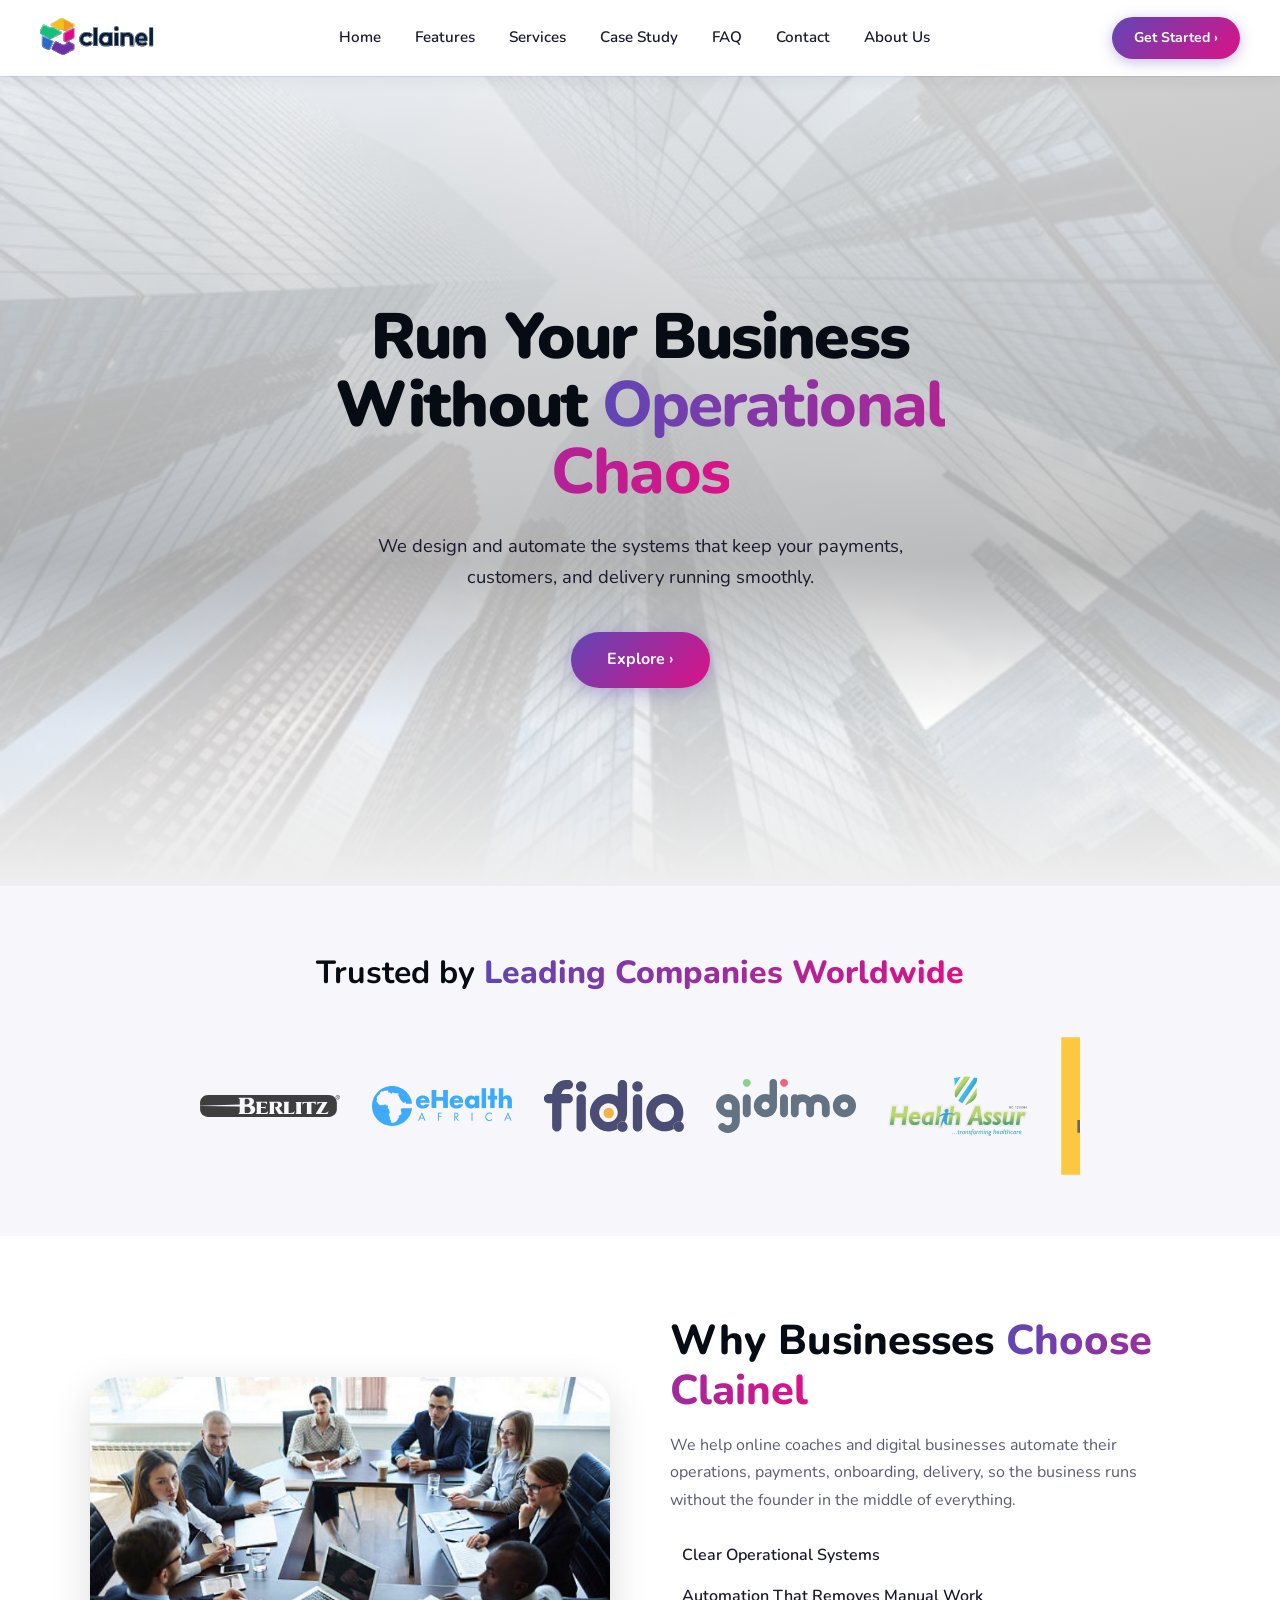
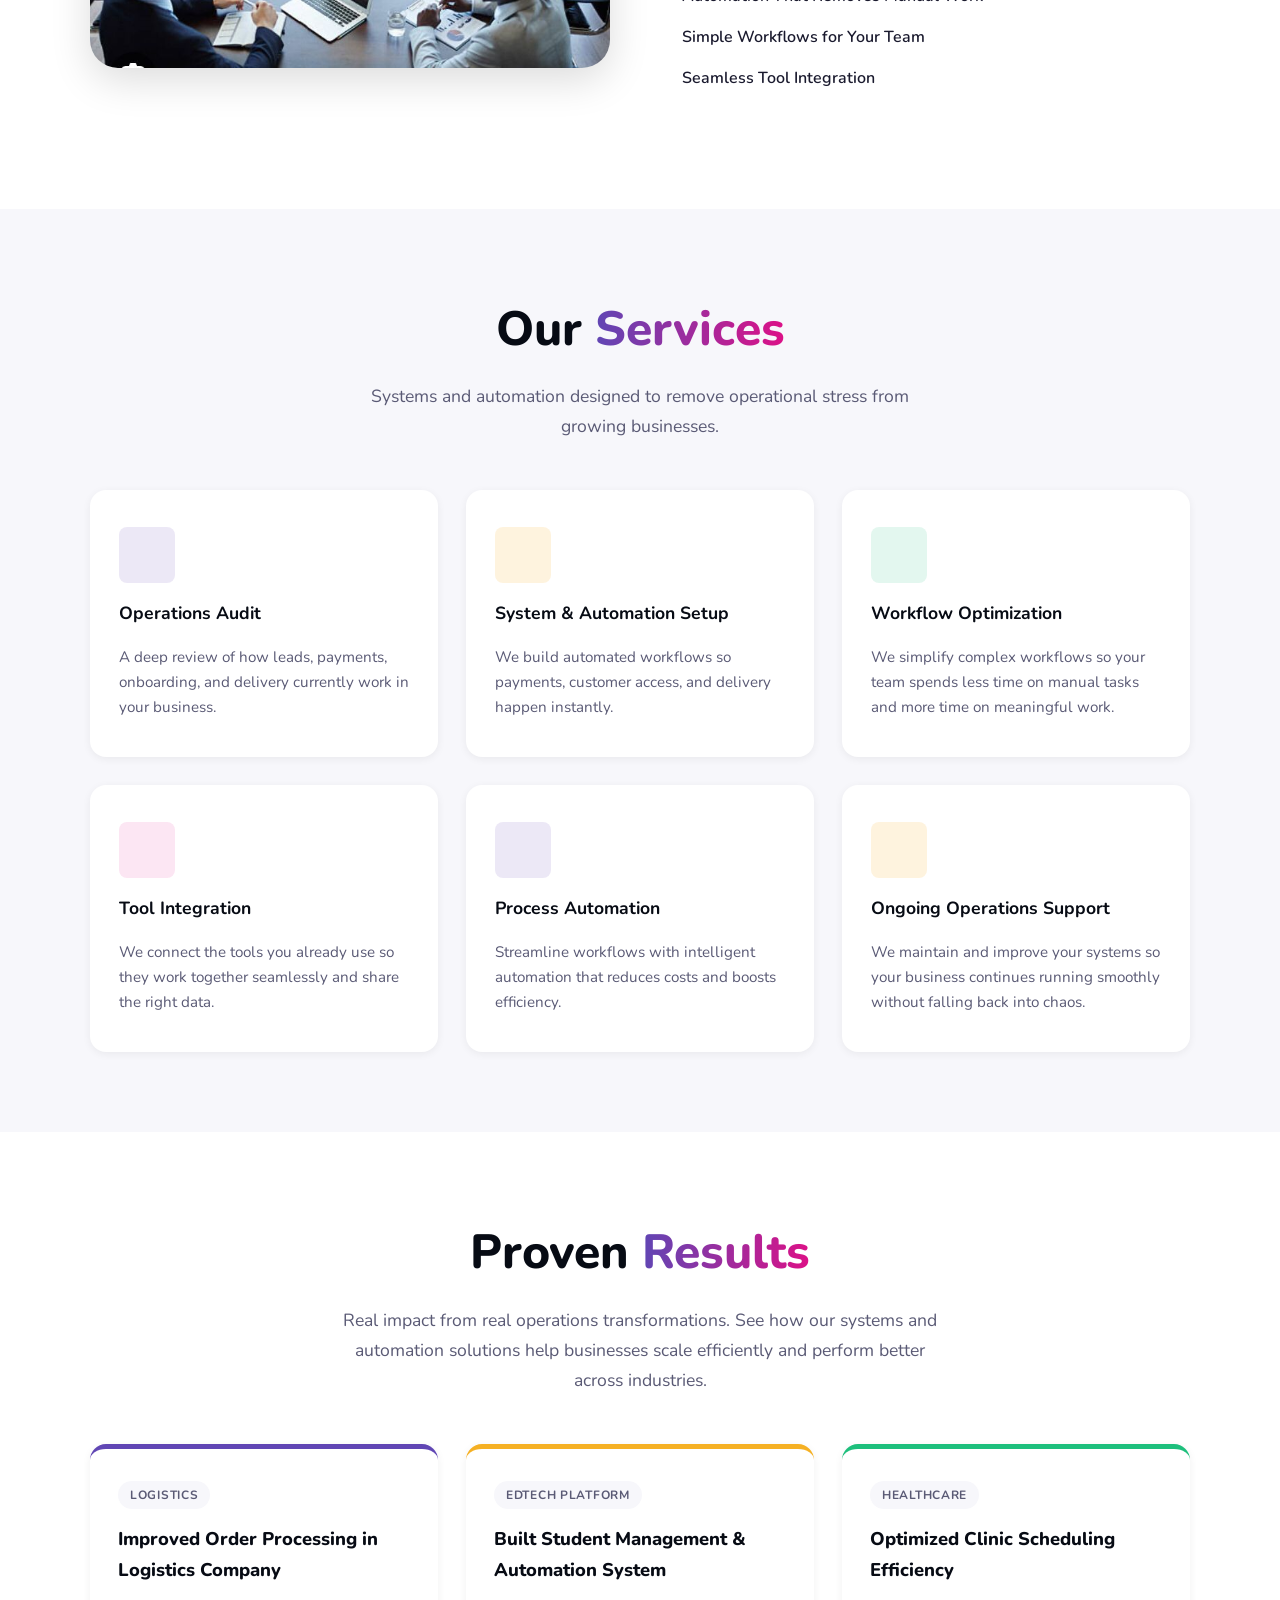
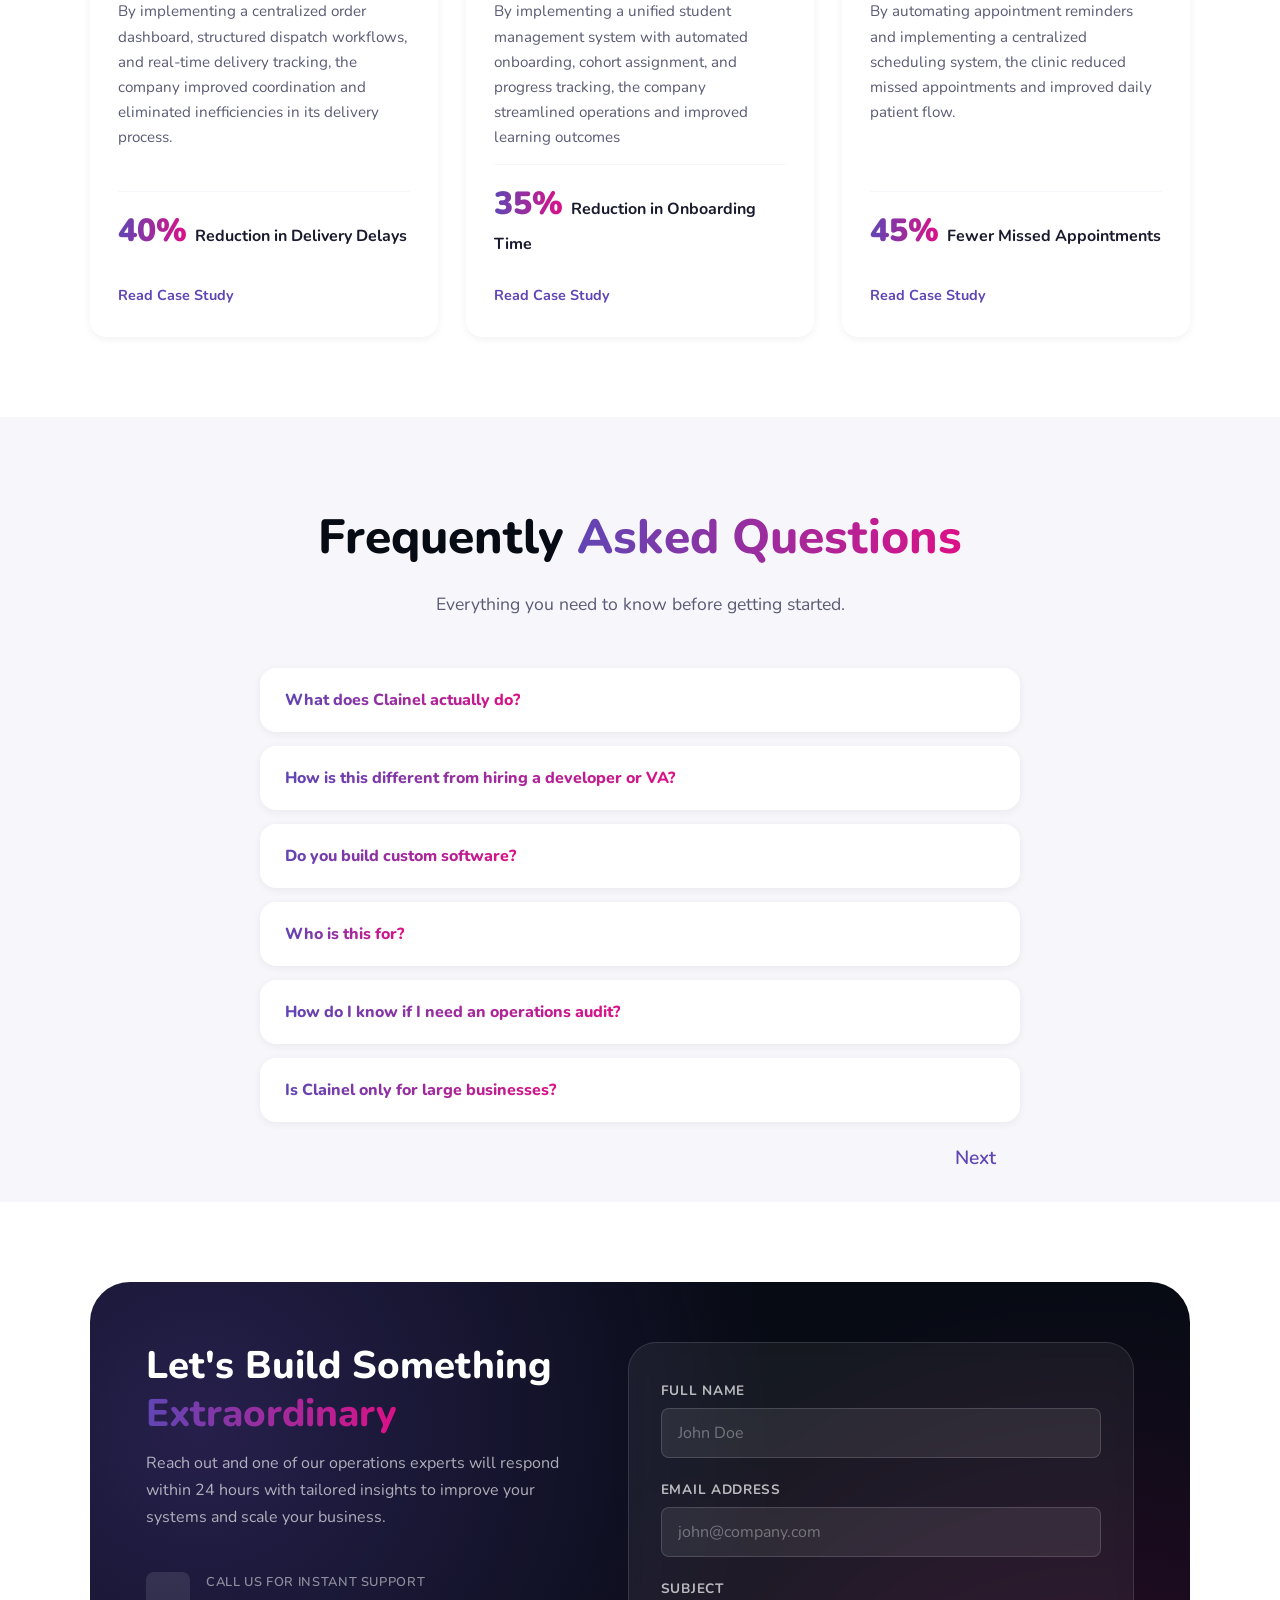
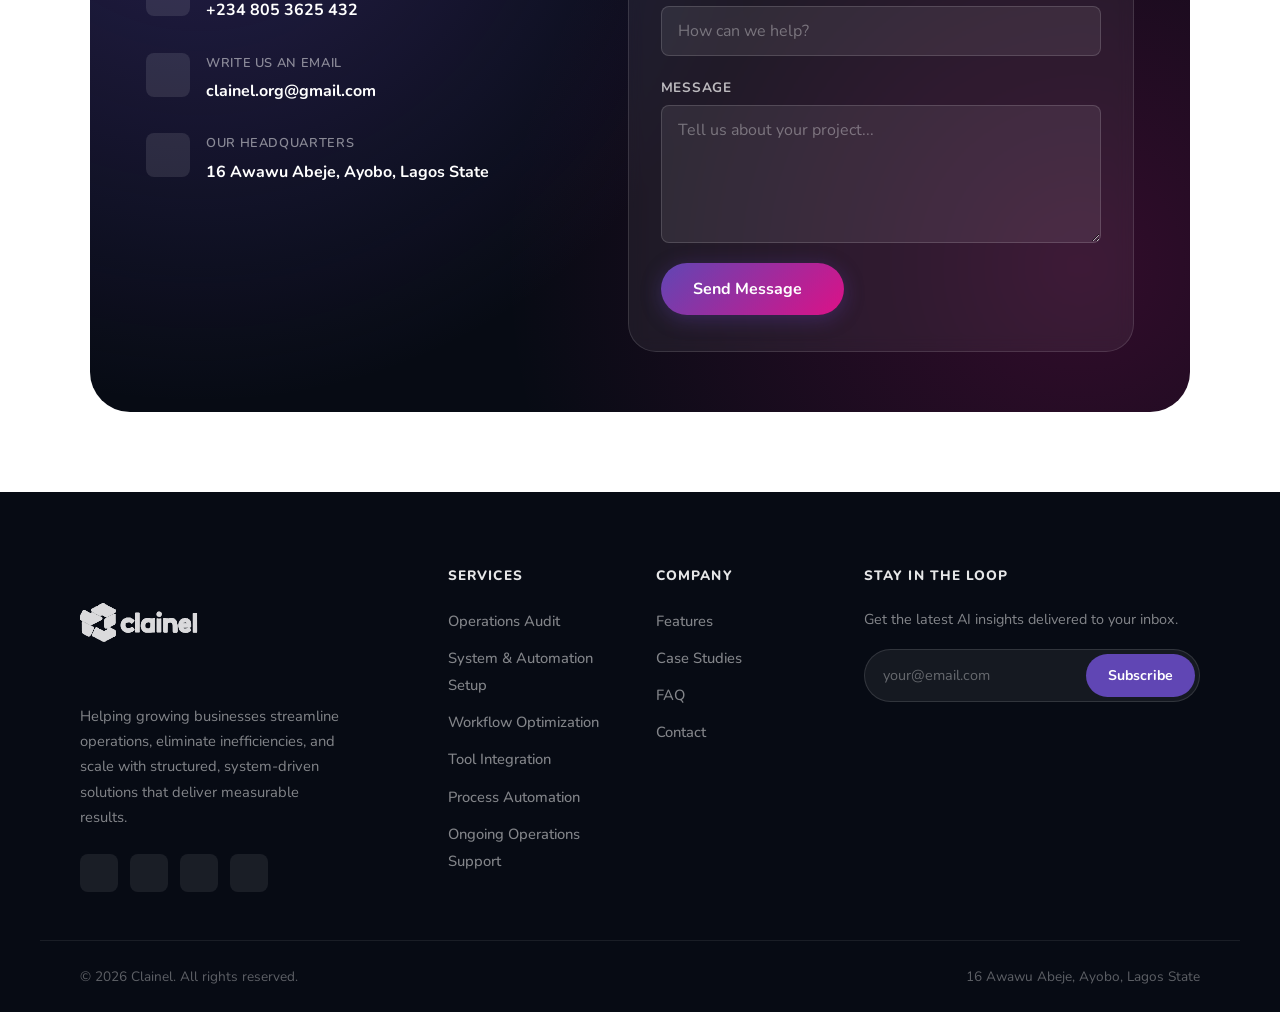
<file: index.html>
<!DOCTYPE html>
<html lang="en">
<head>
    <meta charset="UTF-8">
    <meta name="viewport" content="width=device-width, initial-scale=1.0">
    <meta name="description" content="Clainel helps online coaches and digital businesses automate their operations, payments, onboarding, delivery, so the business runs without the founder in the middle of everything.">
    <title>Clainel | Run your business without operational chaos</title>

    <!-- Favicon -->
    <link rel="icon" type="image/svg+xml" href="./imgs/favicon (2).svg">
    <link rel="icon" type="image/png" href="./imgs/CLAINEL_LOGO.png">
    <link rel="apple-touch-icon" href="./imgs/white_clainel_LOGO.png">

    <!-- Flaticon Icon CDN -->
    <link rel="stylesheet" href="https://cdn-uicons.flaticon.com/3.0.0/uicons-regular-rounded/css/uicons-regular-rounded.css">
    <link rel="stylesheet" href="https://cdn-uicons.flaticon.com/3.0.0/uicons-solid-rounded/css/uicons-solid-rounded.css">
    <link rel="stylesheet" href="https://cdn-uicons.flaticon.com/3.0.0/uicons-brands/css/uicons-brands.css">

    <link rel="stylesheet" href="style.css">
</head>
<body>

    <!-- ─── Navbar ─────────────────────────────────────────────────── -->
    <nav class="container" id="navbar" aria-label="Main navigation">

        <!-- Fixed-height top bar: logo | links | CTA | toggle -->
        <div class="nav-bar">
            <div class="img1">
                <a href="#Home">
                    <img src="./imgs/CLAINEL_LOGO_edit.svg" alt="Clainel logo">
                </a>
            </div>

            <!-- Desktop links -->
            <div class="content">
                <ul>
                    <li><a href="#Home">Home</a></li>
                    <li><a href="#Features">Features</a></li>
                    <li><a href="#Services">Services</a></li>
                    <li><a href="#Case-Study">Case Study</a></li>
                    <li><a href="#FAQ">FAQ</a></li>
                    <li><a href="#Contact">Contact</a></li>
                    <li><a href="about/">About Us</a></li>
                </ul>
            </div>

            <!-- Desktop CTA -->
            <div class="nav-cta">
                <a href="#Contact">Get Started &rsaquo;</a>
            </div>

            <!-- Hamburger / Close toggle -->
            <button id="nav-toggle" class="nav-toggle" aria-label="Toggle navigation" aria-expanded="false">
                <i class="fi fi-rr-menu-burger nav-icon-open"></i>
                <i class="fi fi-rr-cross nav-icon-close"></i>
            </button>
        </div>

        <!-- Mobile slide-down drawer -->
        <div class="nav-drawer" id="nav-drawer">
            <ul>
                <li><a href="#Home">Home</a></li>
                <li><a href="#Features">Features</a></li>
                <li><a href="#Services">Services</a></li>
                <li><a href="#Case-Study">Case Study</a></li>
                <li><a href="#FAQ">FAQ</a></li>
                <li><a href="#Contact">Contact</a></li>
                <li><a href="./about/">About Us</a></li>
                <li class="mobile-cta-li"><a href="#Contact" class="mobile-cta-link">Get Started &rsaquo;</a></li>
            </ul>
        </div>

    </nav>


    <!-- ─── Hero ───────────────────────────────────────────────────── -->
    <section id="Home" class="hero">
        <div class="grid-container">
            <div class="home-text">
                <h1>Run Your Business Without <span>Operational Chaos</span></h1>
                <p>We design and automate the systems that keep your payments, customers, and delivery running smoothly.</p>
                <a href="#Services" class="btn-primary">Explore &rsaquo;</a>
            </div>
            <div class="home-image">
                <!-- hero image placeholder -->
            </div>
        </div>
    </section>

    <!-- ─── Trusted Companies ──────────────────────────────────────── -->
    <section id="Leading-Companies">
        <div class="leading-companies">
            <h2>Trusted by <span>Leading Companies Worldwide</span></h2>
            <div class="company-logos">
                <img src="./imgs/LOGO1 (2).svg " alt="Company 1">
                <img src="./imgs/ehealth_africa.svg" alt="Company 2">
                <img src="./imgs/fidia.svg" alt="Company 3">
                <img src="./imgs/gidimo.svg" alt="Company 4">
                <img src="./imgs/health_assur.svg" alt="Company 5">
                <img src="./imgs/kadarko.svg" alt="Company 6">
                <img src="./imgs/ipnx.svg" alt="Company 7">
            </div>
        </div>
    </section>

    <!-- ─── Features ──────────────────────────────────────────────── -->
    <section id="Features">
        <div class="features">
            <div class="generalf">
                <div class="feature-image">
                    <img src="./imgs/business.jpg" alt="AI features illustration">
                </div>
                <div class="feature-text">
                    <h2>Why Businesses <span>Choose Clainel</span></h2>
                    <p>We help online coaches and digital businesses automate their operations, payments, onboarding, delivery, so the business
                    runs without the founder in the middle of everything.</p>

                    <ul class="feature-list">
                        <li><i class="fi fi-sr-check-circle feature-check"></i> Clear Operational Systems</li>
                        <li><i class="fi fi-sr-check-circle feature-check"></i> Automation That Removes Manual Work</li>
                        <li><i class="fi fi-sr-check-circle feature-check"></i> Simple Workflows for Your Team</li>
                        <li><i class="fi fi-sr-check-circle feature-check"></i> Seamless Tool Integration</li>
                    </ul>
                </div>
            </div>
        </div>
    </section>

    <!-- ─── Services ──────────────────────────────────────────────── -->
    <section id="Services">
        <div class="pricing">
            <h2 class="section-title">Our <span>Services</span></h2>
            <p class="section-subtitle">Systems and automation designed to remove operational stress from growing businesses.</p>
            <div class="pricing-cards">

                <div class="card">
                    <div class="card-icon icon-purple">
                        <i class="fi fi-rr-brain"></i>
                    </div>
                    <h3>Operations Audit</h3>
                    <p class="card-desc">A deep review of how leads, payments, onboarding, and delivery currently work in your business.</p>
                </div>

                <div class="card">
                    <div class="card-icon icon-yellow">
                        <i class="fi fi-rr-settings"></i>
                    </div>
                    <h3>System &amp; Automation Setup</h3>
                    <p class="card-desc">We build automated workflows so payments, customer access, and delivery happen instantly.</p>
                </div>

                <div class="card">
                    <div class="card-icon icon-green">
                        <i class="fi fi-rr-chart-line-up"></i>
                    </div>
                    <h3>Workflow Optimization</h3>
                    <p class="card-desc">We simplify complex workflows so your team spends less time on manual tasks and more time on meaningful work.</p>
                </div>

                <div class="card">
                    <div class="card-icon icon-pink">
                        <i class="fi fi-rr-shield-check"></i>
                    </div>
                    <h3>Tool Integration</h3>
                    <p class="card-desc">We connect the tools you already use so they work together seamlessly and share the right data.</p>
                </div>

                <div class="card">
                    <div class="card-icon icon-purple">
                        <i class="fi fi-rr-bolt"></i>
                    </div>
                    <h3>Process Automation</h3>
                    <p class="card-desc">Streamline workflows with intelligent automation that reduces costs and boosts efficiency.</p>
                </div>

                <div class="card">
                    <div class="card-icon icon-yellow">
                        <i class="fi fi-rr-users"></i>
                    </div>
                    <h3>Ongoing Operations Support</h3>
                    <p class="card-desc">We maintain and improve your systems so your business continues running smoothly without falling back into chaos.</p>
                </div>

            </div>
        </div>
    </section>

    <!-- ─── Case Study / Proven Results ───────────────────────────── -->
    <section id="Case-Study">
        <div class="Study">
            <h2 class="section-title">Proven <span>Results</span></h2>
            <p class="section-subtitle">Real impact from real operations transformations. See how our systems and automation solutions help businesses scale
            efficiently and perform better across industries.</p>

            <div class="case-studies">

                <div class="case-card card1">
                    <div class="case-tag">Logistics</div>
                    <h3>Improved Order Processing in Logistics Company</h3>
                    <p>By implementing a centralized order dashboard, structured dispatch workflows, and real-time delivery tracking, the company improved coordination and eliminated inefficiencies in its delivery process.</p>
                    <div class="case-metric"><span>40%</span> Reduction in Delivery Delays</div>
                    <button class="sdbtn" ><a href="logistics/" >Read Case Study <i class="fi fi-rr-angle-right"></i></a></button>
                </div>

                <div class="case-card card2">
                    <div class="case-tag">EdTech Platform</div>
                    <h3>Built Student Management & Automation System</h3>
                    <p>By implementing a unified student management system with automated onboarding, cohort assignment, and progress tracking, the company streamlined operations and improved learning outcomes</p>
                    <div class="case-metric"><span>35%</span> Reduction in Onboarding Time</div>
                    <button class="sdbtn" ><a href="edtech/">Read Case Study <i class="fi fi-rr-angle-right"></i></a></button>
                </div>

                <div class="case-card card3">
                    <div class="case-tag">Healthcare</div>
                    <h3>Optimized Clinic Scheduling Efficiency</h3>
                    <p>By automating appointment reminders and implementing a centralized scheduling system, the clinic reduced missed
                    appointments and improved daily patient flow.</p>
                    <div class="case-metric"><span>45%</span> Fewer Missed Appointments</div>
                    <button class="sdbtn"><a href="health/">Read Case Study <i class="fi fi-rr-angle-right"></i></a></button>
                </div>

            </div>
        </div>
    </section>

    <!-- ─── FAQ ───────────────────────────────────────────────────── -->
    <section id="FAQ">
        <div class="faq">
            <h2 class="section-title">Frequently <span>Asked Questions</span></h2>
            <p class="section-subtitle">Everything you need to know before getting started.</p>

            <div class="faq-list">

                <div class="faq-item">
                    <button class="faq-trigger" aria-expanded="false">
                        <span>What does Clainel actually do?</span>
                        <i class="fi fi-rr-angle-down faq-icon"></i>
                    </button>
                    <div class="faq-answer">
                        <p>We help businesses fix and automate their operations, from how customers come in, to how they're onboarded, served, and tracked. Our goal is to reduce manual work, eliminate inefficiencies, and give you full visibility into your business.</p>
                    </div>
                </div>

                <div class="faq-item">
                    <button class="faq-trigger" aria-expanded="false">
                        <span>How is this different from hiring a developer or VA?</span>
                        <i class="fi fi-rr-angle-down faq-icon"></i>
                    </button>
                    <div class="faq-answer">
                        <p>We don't just execute tasks, we analyze your operations, identify bottlenecks, and design structured systems that
                        improve how your business runs end-to-end.</p>
                    </div>
                </div>

                <div class="faq-item">
                    <button class="faq-trigger" aria-expanded="false">
                        <span>Do you build custom software?</span>
                        <i class="fi fi-rr-angle-down faq-icon"></i>
                    </button>
                    <div class="faq-answer">
                        <p>No. We use and connect proven tools to build efficient systems quickly, without the cost and complexity of custom
                        development.</p>
                    </div>
                </div>

                <div class="faq-item">
                    <button class="faq-trigger" aria-expanded="false">
                        <span>Who is this for?</span>
                        <i class="fi fi-rr-angle-down faq-icon"></i>
                    </button>
                    <div class="faq-answer">
                        <p>We work best with digital-first businesses, coaches, creators, agencies, and service providers who are growing but struggling with manual processes and operational chaos.</p>
                    </div>
                </div>

                <div class="faq-item">
                    <button class="faq-trigger" aria-expanded="false">
                        <span>How do I know if I need an operations audit?</span>
                        <i class="fi fi-rr-angle-down faq-icon"></i>
                    </button>
                    <div class="faq-answer">
                        <p>If your business feels messy behind the scenes, manual tracking, missed steps, slow onboarding, or constant
                        firefighting, you'll benefit from an audit.</p>
                    </div>
                </div>
                <div class="faq-item">
                    <button class="faq-trigger" aria-expanded="false">
                        <span>Is Clainel only for large businesses?</span>
                        <i class="fi fi-rr-angle-down faq-icon"></i>
                    </button>
                    <div class="faq-answer">
                        <p>No. We're designed to help small and growing businesses build structure early so they can scale without breaking.</p>
                    </div>
                </div>

                <button id="show-more-faq" class="show-more-btn">Show More FAQs <i class="fi fi-rr-angle-right"></i></button>

                <div class="faq-item hidden">
                    <button class="faq-trigger" aria-expanded="false">
                        <span>What happens during an operations audit?</span>
                        <i class="fi fi-rr-angle-down faq-icon"></i>
                    </button>
                    <div class="faq-answer">
                        <p>We analyze how your business currently runs, identify inefficiencies and risks, and provide a clear plan to improve your
                        systems and workflows.</p>
                    </div>
                </div>

                <div class="faq-item hidden">
                    <button class="faq-trigger" aria-expanded="false">
                        <span>Do you also implement the solutions?</span>
                        <i class="fi fi-rr-angle-down faq-icon"></i>
                    </button>
                    <div class="faq-answer">
                        <p>Yes. After the audit, we can design and implement the systems and automations needed to fix the issues we identify.</p>
                    </div>
                </div>

                <div class="faq-item hidden">
                    <button class="faq-trigger" aria-expanded="false">
                        <span>How long does it take?</span>
                        <i class="fi fi-rr-angle-down faq-icon"></i>
                    </button>
                    <div class="faq-answer">
                        <p>Most audits are completed within 1-2 weeks, depending on the complexity of your operations.</p>
                    </div>
                </div>

                <div class="faq-item hidden">
                    <button class="faq-trigger" aria-expanded="false">
                        <span>What kind of results should I expect?</span>
                        <i class="fi fi-rr-angle-down faq-icon"></i>
                    </button>
                    <div class="faq-answer">
                        <p>Most clients experience reduced manual workload, improved visibility, faster operations, and better control over their
                        business processes.</p>
                    </div>
                </div>
                <div class="faq-item hidden">
                    <button class="faq-trigger" aria-expanded="false">
                        <span>We haven't heard of Clainel before, why should we trust you?</span>
                        <i class="fi fi-rr-angle-down faq-icon"></i>
                    </button>
                    <div class="faq-answer">
                        <p>Clainel is built by operators with real experience designing systems, automations, and workflows across multiple
                        businesses. We focus on practical execution, not theory.</p>
                    </div>
                </div>

                <div class="faq-item hidden">
                    <button class="faq-trigger" aria-expanded="false">
                        <span>How much does it cost?
                        </span>
                        <i class="fi fi-rr-angle-down faq-icon"></i>
                    </button>
                    <div class="faq-answer">
                        <p>Pricing depends on the scope of your operations, but we offer structured packages starting with a focused operations
                        audit.</p>
                    </div>
                </div>

                <div class="faq-item hidden">
                    <button class="faq-trigger" aria-expanded="false">
                        <span>Do I need to commit long-term?</span>
                        <i class="fi fi-rr-angle-down faq-icon"></i>
                    </button>
                    <div class="faq-answer">
                        <p>No. You can start with a one-time audit and decide if you would like us to support implementation or ongoing optimization.</p>
                    </div>
                </div>

                <div class="faq-item hidden">
                    <button class="faq-trigger" aria-expanded="false">
                        <span>Will this disrupt my current operations?</span>
                        <i class="fi fi-rr-angle-down faq-icon"></i>
                    </button>
                    <div class="faq-answer">
                        <p>No. We design systems to integrate into your existing workflow with minimal disruption.</p>
                    </div>
                </div>

                <div class="faq-item hidden">
                    <button class="faq-trigger" aria-expanded="false">
                        <span>Do I need technical knowledge?</span>
                        <i class="fi fi-rr-angle-down faq-icon"></i>
                    </button>
                    <div class="faq-answer">
                        <p>Not at all. We handle the technical side and ensure everything is simple for you and your team to use.</p>
                    </div>
                </div>

                <div class="faq-item hidden">
                    <button class="faq-trigger" aria-expanded="false">
                        <span>What if my business is still small?</span>
                        <i class="fi fi-rr-angle-down faq-icon"></i>
                    </button>
                    <div class="faq-answer">
                        <p>That is actually the best time to fix your operations. It is easier and cheaper to build structure early than to fix chaos
                        later.</p>
                    </div>
                </div>

                <div class="faq-item hidden">
                    <button class="faq-trigger" aria-expanded="false">
                        <span>What is the next step?</span>
                        <i class="fi fi-rr-angle-down faq-icon"></i>
                    </button>
                    <div class="faq-answer">
                        <p>Book a discovery call. We will review your current operations and let you know exactly where improvements can be made.</p>
                    </div>
                </div>

            </div>
        </div>
    </section>

    <!-- ─── Contact ───────────────────────────────────────────────── -->
    <section id="Contact">
        <div class="contact">
            <div class="contact-info">
                <h2>Let's Build Something <span>Extraordinary</span></h2>
                <p class="contact-sub">Reach out and one of our operations experts will respond within 24 hours with tailored insights to improve your systems and scale your
                business.</p>

                <div class="contact-detail">
                    <div class="contact-detail-icon"><i class="fi fi-rr-phone-call"></i></div>
                    <div>
                        <p class="detail-label">Call us for instant support</p>
                        <p class="detail-value">+234 805 3625 432</p>
                    </div>
                </div>

                <div class="contact-detail">
                    <div class="contact-detail-icon"><i class="fi fi-rr-envelope"></i></div>
                    <div>
                        <p class="detail-label">Write us an email</p>
                        <p class="detail-value">clainel.org@gmail.com</p>
                    </div>
                </div>

                <div class="contact-detail">
                    <div class="contact-detail-icon"><i class="fi fi-rr-marker"></i></div>
                    <div>
                        <p class="detail-label">Our headquarters</p>
                        <p class="detail-value">16 Awawu Abeje, Ayobo, Lagos State</p>
                    </div>
                </div>
            </div>

            <div class="contact-form-wrap">
                <form class="contact-form" action="https://formspree.io/f/xwvrgonv" method="POST" novalidate>
                    <div class="form-group">
                        <label for="contact-name">Full Name</label>
                        <input id="contact-name" name="Full Name" type="text" placeholder="John Doe" required>
                    </div>
                    <div class="form-group">
                        <label for="contact-email">Email Address</label>
                        <input id="contact-email" name="Email" type="email" placeholder="john@company.com" required>
                    </div>
                    <div class="form-group">
                        <label for="contact-subject">Subject</label>
                        <input id="contact-subject" name="Subject" type="text" placeholder="How can we help?">
                    </div>
                    <div class="form-group">
                        <label for="contact-message">Message</label>
                        <textarea id="contact-message" name="Message" rows="5" placeholder="Tell us about your project..." required></textarea>
                    </div>
                    <button type="submit" class="btn-submit">Send Message <i class="fi fi-rr-paper-plane"></i></button>
                </form>
            </div>
        </div>
    </section>

    <!-- ─── Footer ────────────────────────────────────────────────── -->
    <footer id="Footer">
        <div class="footer-inner">
            <div class="footer-brand">
                <img src="./imgs/CLAINEL_LOGO_edit.svg" alt="Clainel logo" class="footer-logo">
                <p>Helping growing businesses streamline operations, eliminate inefficiencies, and scale with structured, system-driven solutions that deliver measurable results.</p>
                <div class="footer-socials">
                    <a href="https://www.facebook.com/profile.php?id=61572481352566" aria-label="Facebook"><i class="fi fi-brands-facebook"></i></a>
                    <a href="#" aria-label="X / Twitter"><i class="fi fi-brands-twitter-alt"></i></a>
                    <a href="https://www.linkedin.com/company/clainel/" aria-label="LinkedIn"><i class="fi fi-brands-linkedin"></i></a>
                    <a href="https://www.instagram.com/clainel_org/" aria-label="Instagram"><i class="fi fi-brands-instagram"></i></a>
                </div>
            </div>

            <div class="footer-col">
                <h4>Services</h4>
                <ul>
                    <li><a href="#Services">Operations Audit</a></li>
                    <li><a href="#Services">System &amp; Automation Setup</a></li>
                    <li><a href="#Services">Workflow Optimization</a></li>
                    <li><a href="#Services">Tool Integration</a></li>
                    <li><a href="#Services">Process Automation</a></li>
                    <li><a href="#Services">Ongoing Operations Support</a></li>
                </ul>
            </div>

            <div class="footer-col">
                <h4>Company</h4>
                <ul>
                    <li><a href="#Features">Features</a></li>
                    <li><a href="#Case-Study">Case Studies</a></li>
                    <li><a href="#FAQ">FAQ</a></li>
                    <li><a href="#Contact">Contact</a></li>
                </ul>
            </div>

            <div class="footer-newsletter">
                <h4>Stay in the Loop</h4>
                <p>Get the latest AI insights delivered to your inbox.</p>
                <form class="newsletter-form" action="https://formspree.io/f/xwvrgonv" method="POST" novalidate>
                <div class="newsletter-row">
                    <label for="newsletter"></label>
                    <input type="email" id="newsletter" name="Email" placeholder="your@email.com" aria-label="Email for newsletter" required>
                        <button type="submit">Subscribe</button>
                </div>
            </form>
            </div>
        </div>

        <div class="footer-bottom">
            <p>&copy; 2026 Clainel. All rights reserved.</p>
            <p>16 Awawu Abeje, Ayobo, Lagos State</p>
        </div>
    </footer>

    <script src="script.js"></script>
</body>

</html>
</file>
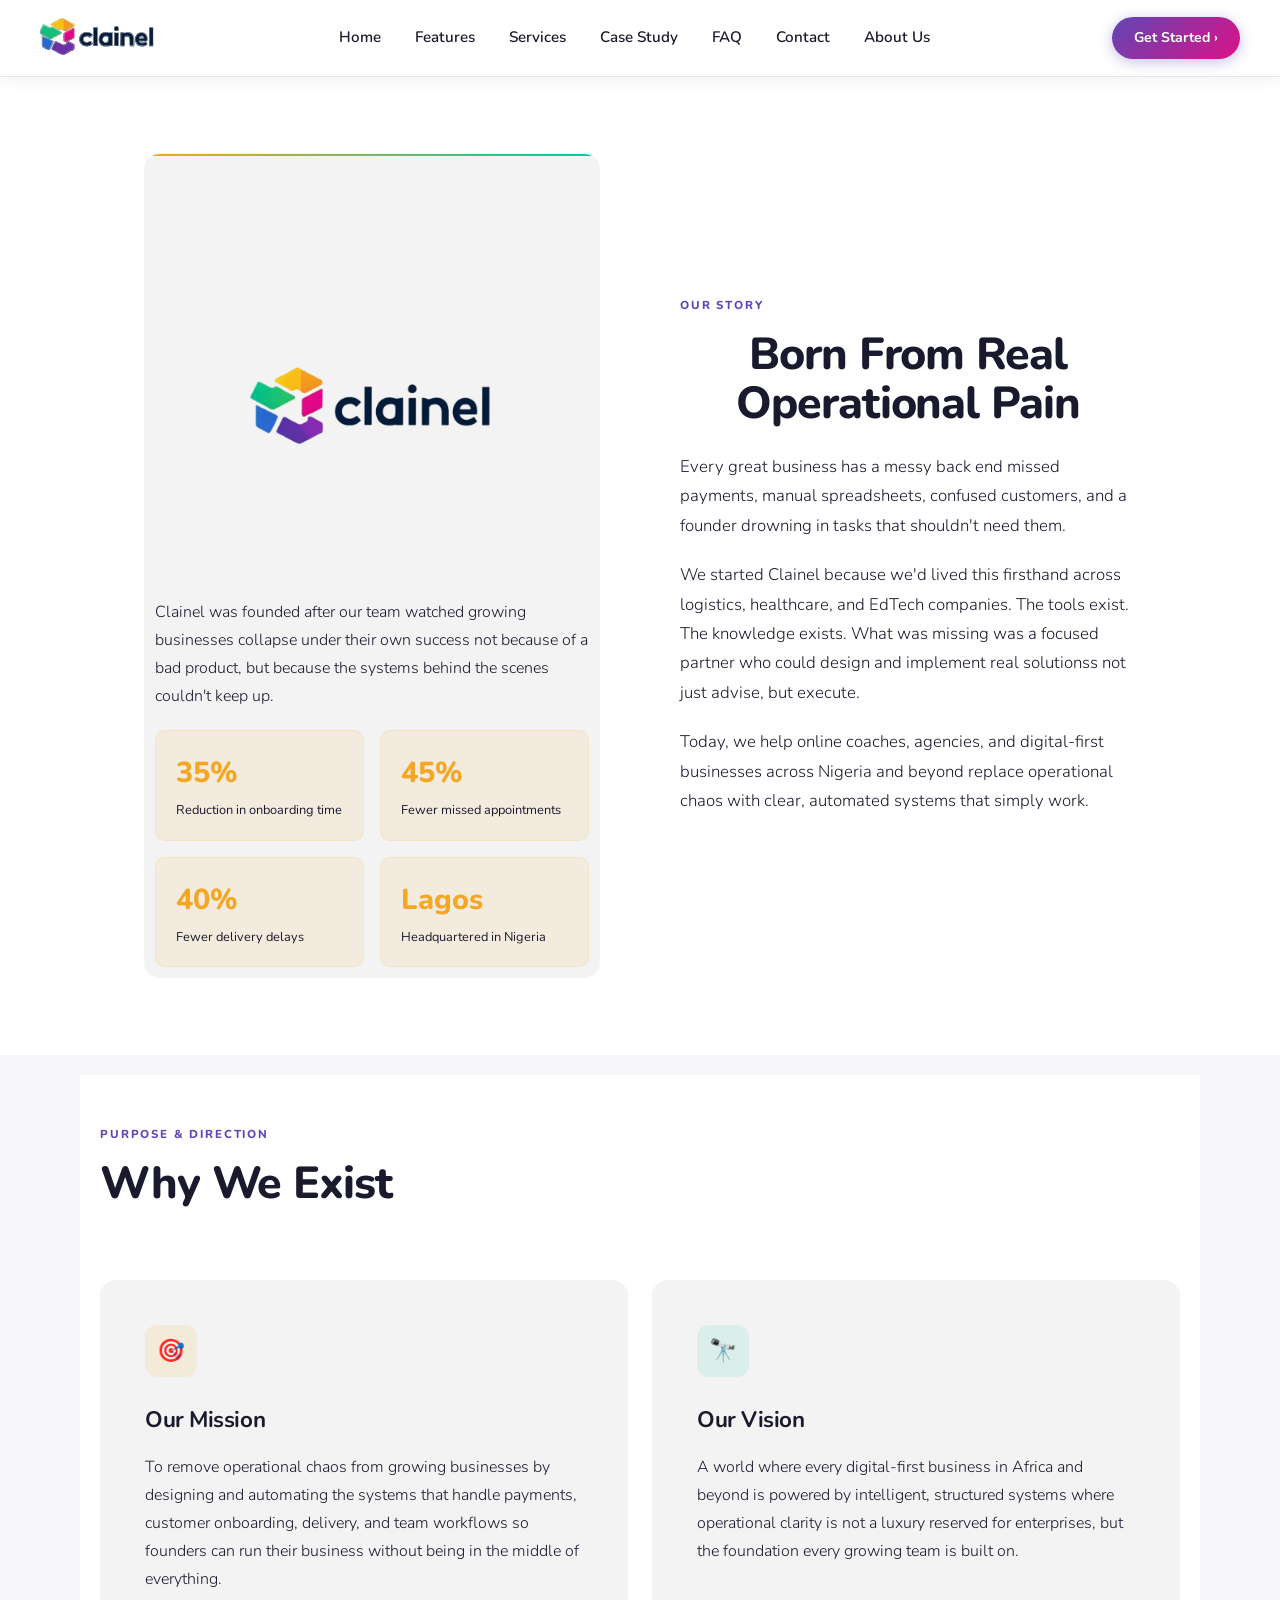
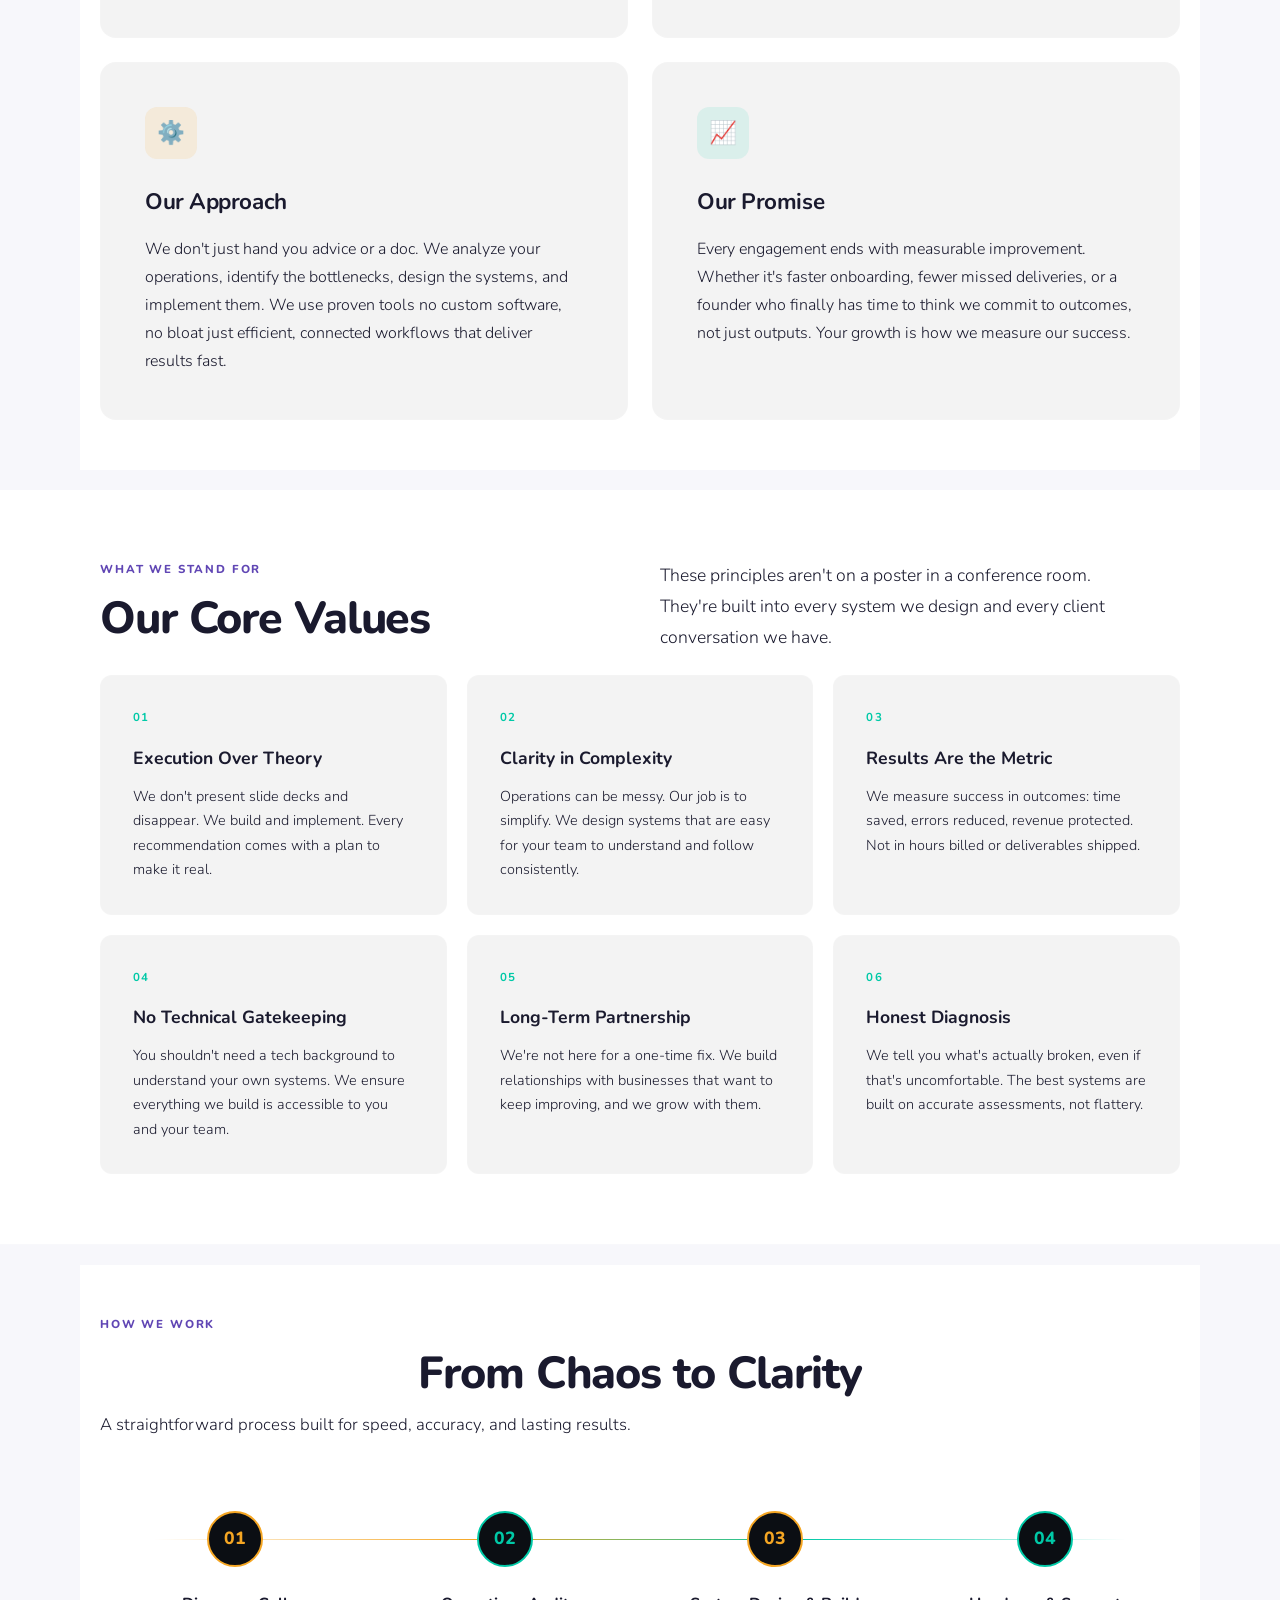
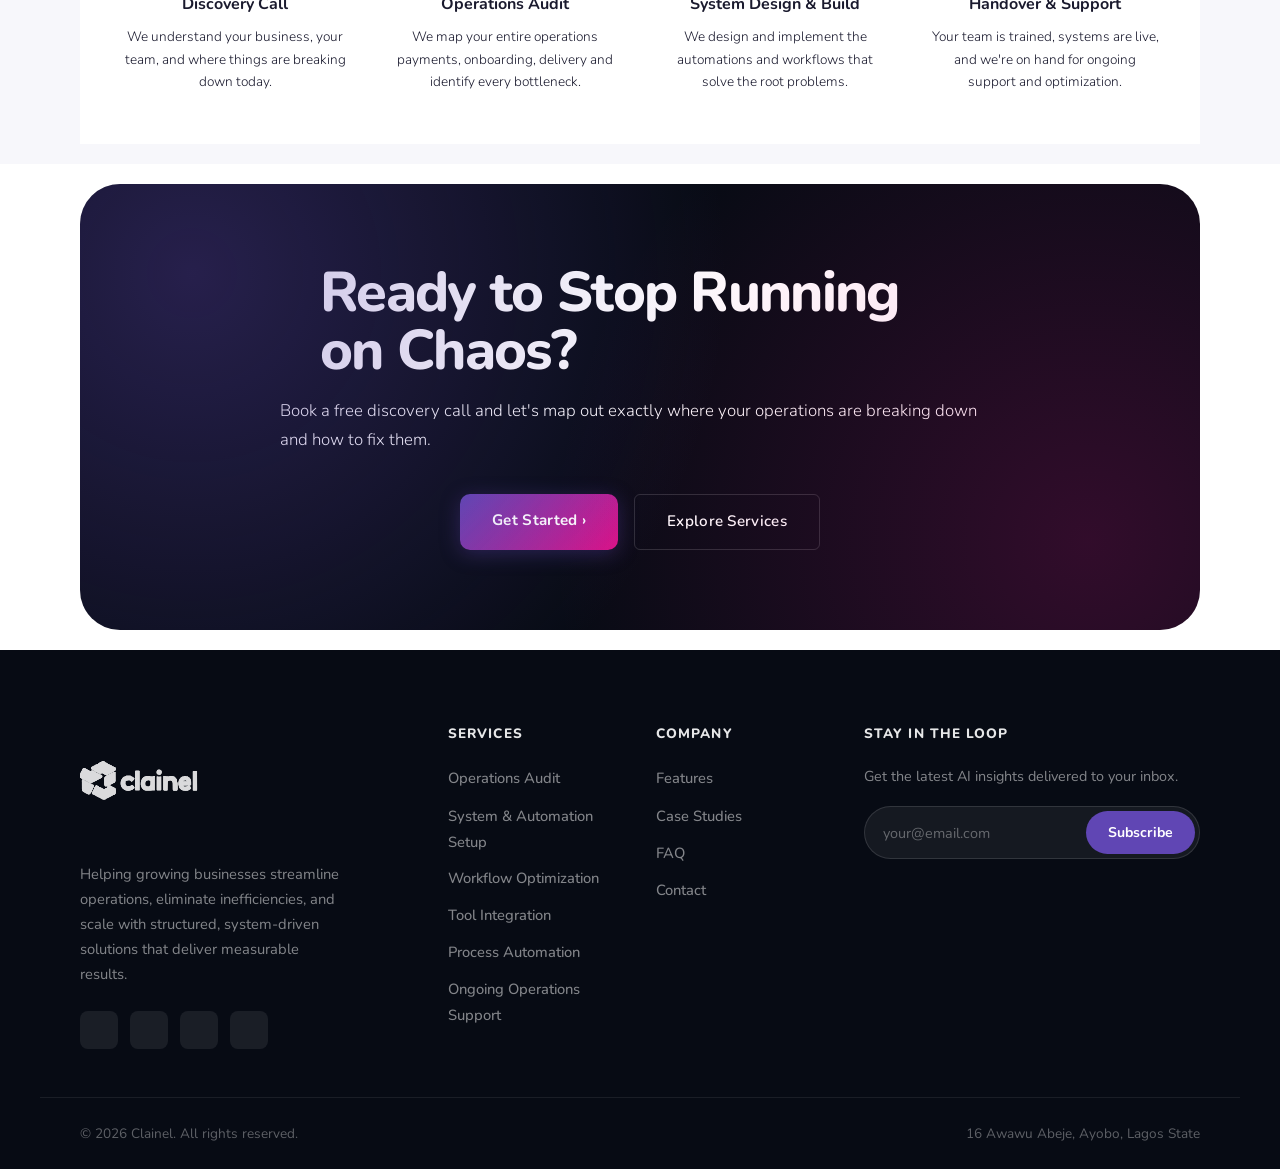
<file: about/index.html>
<html lang="en">
<head>
    <meta charset="UTF-8">
    <meta name="viewport" content="width=device-width, initial-scale=1.0">
    <title>About</title>
    <link rel="stylesheet" href="style.css">

        <!-- Favicon -->
        <link rel="icon" type="image/svg+xml" href="../imgs/favicon (2).svg">
        <link rel="icon" type="image/png" href="../imgs/CLAINEL_LOGO.png">
        <link rel="apple-touch-icon" href="../imgs/white_clainel_LOGO.png">

        <!-- Flaticon Icon CDN -->
        <link rel="stylesheet"
            href="https://cdn-uicons.flaticon.com/3.0.0/uicons-regular-rounded/css/uicons-regular-rounded.css">
        <link rel="stylesheet" href="https://cdn-uicons.flaticon.com/3.0.0/uicons-solid-rounded/css/uicons-solid-rounded.css">
        <link rel="stylesheet" href="https://cdn-uicons.flaticon.com/3.0.0/uicons-brands/css/uicons-brands.css">
</head>
<body>
        <!-- ─── Navbar ─────────────────────────────────────────────────── -->
        <nav class="container" id="navbar" aria-label="Main navigation">
        
            <!-- Fixed-height top bar: logo | links | CTA | toggle -->
            <div class="nav-bar">
                <div class="img1">
                    <a href="../index.html#Home">
                        <img src="../imgs/CLAINEL_LOGO_edit.svg" alt="Clainel logo">
                    </a>
                </div>
        
                <!-- Desktop links -->
                <div class="content">
                    <ul>
                        <li><a href="../index.html#Home">Home</a></li>
                        <li><a href="../index.html#Features">Features</a></li>
                        <li><a href="../index.html#Services">Services</a></li>
                        <li><a href="../index.html#Case-Study">Case Study</a></li>
                        <li><a href="../index.html#FAQ">FAQ</a></li>
                        <li><a href="../index.html#Contact">Contact</a></li>
                        <li><a href="../about/index.html">About Us</a></li>
                    </ul>
                </div>
        
                <!-- Desktop CTA -->
                <div class="nav-cta">
                    <a href="#Contact">Get Started &rsaquo;</a>
                </div>
        
                <!-- Hamburger / Close toggle -->
                <button id="nav-toggle" class="nav-toggle" aria-label="Toggle navigation" aria-expanded="false">
                    <i class="fi fi-rr-menu-burger nav-icon-open"></i>
                    <i class="fi fi-rr-cross nav-icon-close"></i>
                </button>
            </div>
        
            <!-- Mobile slide-down drawer -->
            <div class="nav-drawer" id="nav-drawer">
                <ul>
                    <li><a href="../index.html#Home">Home</a></li>
                    <li><a href="../index.html#Features">Features</a></li>
                    <li><a href="../index.html#Services">Services</a></li>
                    <li><a href="../index.html#Case-Study">Case Study</a></li>
                    <li><a href="../index.html#FAQ">FAQ</a></li>
                    <li><a href="../index.html#Contact">Contact</a></li>
                    <li><a href="../about/index.html">About Us</a></li>
                    <li class="mobile-cta-li"><a href="#Contact" class="mobile-cta-link">Get Started &rsaquo;</a></li>
                </ul>
            </div>
        
        </nav>

<!-- STORY -->
<section class="story">
    <div class="container1">
        <div class="story-grid">
            <div class="story-visual reveal">
                <div class="story-card">
                    <img src="../imgs/CLAINEL_LOGO.png" alt="Clainel logo">
                    <p class="story-card-text">
                        Clainel was founded after our team watched growing businesses collapse under their own success
                        not because of a bad product, but because the systems behind the scenes couldn't keep up.
                    </p>
                    <div class="story-accent-block">
                        <div class="accent-item">
                            <div class="accent-item-num">35%</div>
                            <div class="accent-item-label">Reduction in onboarding time</div>
                        </div>
                        <div class="accent-item">
                            <div class="accent-item-num">45%</div>
                            <div class="accent-item-label">Fewer missed appointments</div>
                        </div>
                        <div class="accent-item">
                            <div class="accent-item-num">40%</div>
                            <div class="accent-item-label">Fewer delivery delays</div>
                        </div>
                        <div class="accent-item">
                            <div class="accent-item-num">Lagos</div>
                            <div class="accent-item-label">Headquartered in Nigeria</div>
                        </div>
                    </div>
                </div>
            </div>
            <div class="story-content reveal reveal-delay-2">
                <div class="section-tag">Our Story</div>
                <h2 class="section-title" style="margin-bottom: 24px;">Born From Real Operational Pain</h2>
                <p class="section-body">
                    Every great business has a messy back end missed payments, manual spreadsheets, confused
                    customers, and a founder drowning in tasks that shouldn't need them.
                </p>
                <p class="section-body" style="margin-top: 16px;">
                    We started Clainel because we'd lived this firsthand across logistics, healthcare, and EdTech
                    companies. The tools exist. The knowledge exists. What was missing was a focused partner who could
                    design and implement real solutionss not just advise, but execute.
                </p>
                <p class="section-body" style="margin-top: 16px;">
                    Today, we help online coaches, agencies, and digital-first businesses across Nigeria and beyond
                    replace operational chaos with clear, automated systems that simply work.
                </p>
            </div>
        </div>
    </div>
</section>

<!-- MISSION / VISION -->
<section class="mv">
    <div class="container1 mission">
        <div class="reveal mv1">
            <div class="section-tag">Purpose & Direction</div>
            <h2 class="section-title">Why We Exist</h2>
        </div>
        <div class="mv-grid">
            <div class="mv-card reveal reveal-delay-1">
                <div class="mv-card-icon orange">🎯</div>
                <h3>Our Mission</h3>
                <p>To remove operational chaos from growing businesses by designing and automating the systems that
                    handle payments, customer onboarding, delivery, and team workflows so founders can run their
                    business without being in the middle of everything.</p>
            </div>
            <div class="mv-card reveal reveal-delay-2">
                <div class="mv-card-icon teal">🔭</div>
                <h3>Our Vision</h3>
                <p>A world where every digital-first business in Africa and beyond is powered by intelligent, structured
                    systems where operational clarity is not a luxury reserved for enterprises, but the foundation
                    every growing team is built on.</p>
            </div>
            <div class="mv-card reveal reveal-delay-3">
                <div class="mv-card-icon orange">⚙️</div>
                <h3>Our Approach</h3>
                <p>We don't just hand you advice or a doc. We analyze your operations, identify the bottlenecks, design
                    the systems, and implement them. We use proven tools no custom software, no bloat just
                    efficient, connected workflows that deliver results fast.</p>
            </div>
            <div class="mv-card reveal reveal-delay-4">
                <div class="mv-card-icon teal">📈</div>
                <h3>Our Promise</h3>
                <p>Every engagement ends with measurable improvement. Whether it's faster onboarding, fewer missed
                    deliveries, or a founder who finally has time to think we commit to outcomes, not just outputs.
                    Your growth is how we measure our success.</p>
            </div>
        </div>
    </div>
</section>

<!-- VALUES -->
<section class="values">
    <div class="container1 rvh">
        <div class="values-header">
            <div class="reveal value1">
                <div class="section-tag">What We Stand For</div>
                <h2 class="section-title">Our Core Values</h2>
            </div>
            <div class="reveal reveal-delay-2">
                <p class="section-body sb1">These principles aren't on a poster in a conference room. They're built into
                    every system we design and every client conversation we have.</p>
            </div>
        </div>
        <div class="values-grid">
            <div class="value-item reveal">
                <div class="value-num">01</div>
                <div class="value-title">Execution Over Theory</div>
                <p class="value-desc">We don't present slide decks and disappear. We build and implement. Every
                    recommendation comes with a plan to make it real.</p>
            </div>
            <div class="value-item reveal reveal-delay-1">
                <div class="value-num">02</div>
                <div class="value-title">Clarity in Complexity</div>
                <p class="value-desc">Operations can be messy. Our job is to simplify. We design systems that are easy
                    for your team to understand and follow consistently.</p>
            </div>
            <div class="value-item reveal reveal-delay-2">
                <div class="value-num">03</div>
                <div class="value-title">Results Are the Metric</div>
                <p class="value-desc">We measure success in outcomes: time saved, errors reduced, revenue protected. Not
                    in hours billed or deliverables shipped.</p>
            </div>
            <div class="value-item reveal reveal-delay-1">
                <div class="value-num">04</div>
                <div class="value-title">No Technical Gatekeeping</div>
                <p class="value-desc">You shouldn't need a tech background to understand your own systems. We ensure
                    everything we build is accessible to you and your team.</p>
            </div>
            <div class="value-item reveal reveal-delay-2">
                <div class="value-num">05</div>
                <div class="value-title">Long-Term Partnership</div>
                <p class="value-desc">We're not here for a one-time fix. We build relationships with businesses that
                    want to keep improving, and we grow with them.</p>
            </div>
            <div class="value-item reveal reveal-delay-3">
                <div class="value-num">06</div>
                <div class="value-title">Honest Diagnosis</div>
                <p class="value-desc">We tell you what's actually broken, even if that's uncomfortable. The best systems
                    are built on accurate assessments, not flattery.</p>
            </div>
        </div>
    </div>
</section>

<!-- TEAM
<section class="team">
    <div class="container">
        <div class="team-header reveal">
            <div class="section-tag">The People Behind It</div>
            <h2 class="section-title">Our Team</h2>
            <p class="section-body">Operators, systems thinkers, and automation builders — united by one goal: making
                your business run without you needing to be everywhere at once.</p>
        </div>
        <div class="team-grid">
            <div class="team-card reveal reveal-delay-1">
                <div class="team-avatar">OA</div>
                <div class="team-name">Operations Lead</div>
                <div class="team-role">Founder & Lead Strategist</div>
                <p class="team-bio">Designs the operations roadmaps that transform chaotic businesses into structured,
                    scalable systems. Has worked across logistics, healthcare, and EdTech in Nigeria and beyond.</p>
            </div>
            <div class="team-card reveal reveal-delay-2">
                <div class="team-avatar teal">AS</div>
                <div class="team-name">Automation Architect</div>
                <div class="team-role">Systems & Automation</div>
                <p class="team-bio">Builds the connected workflows that eliminate manual work. Specializes in tool
                    integrations, payment automation, and seamless onboarding sequences that run 24/7.</p>
            </div>
            <div class="team-card reveal reveal-delay-3">
                <div class="team-avatar mid">CX</div>
                <div class="team-name">Process Specialist</div>
                <div class="team-role">Workflow & Delivery</div>
                <p class="team-bio">Ensures every system delivered actually gets adopted and used. Works directly with
                    client teams to simplify workflows and train everyone on what's been built.</p>
            </div>
        </div>
    </div>
</section> -->

<!-- PROCESS -->
<section class="process">
    <div class="container1 pvh">
        <div class="process-header reveal">
            <div class="section-tag">How We Work</div>
            <h2 class="section-title">From Chaos to Clarity</h2>
            <p class="section-body" style="margin-top: 12px;">A straightforward process built for speed, accuracy, and
                lasting results.</p>
        </div>
        <div class="timeline">
            <div class="tl-step reveal">
                <div class="tl-dot">01</div>
                <div class="tl-title">Discovery Call</div>
                <p class="tl-desc">We understand your business, your team, and where things are breaking down today.</p>
            </div>
            <div class="tl-step reveal reveal-delay-1">
                <div class="tl-dot teal">02</div>
                <div class="tl-title">Operations Audit</div>
                <p class="tl-desc">We map your entire operations payments, onboarding, delivery and identify every
                    bottleneck.</p>
            </div>
            <div class="tl-step reveal reveal-delay-2">
                <div class="tl-dot">03</div>
                <div class="tl-title">System Design & Build</div>
                <p class="tl-desc">We design and implement the automations and workflows that solve the root problems.
                </p>
            </div>
            <div class="tl-step reveal reveal-delay-3">
                <div class="tl-dot teal">04</div>
                <div class="tl-title">Handover & Support</div>
                <p class="tl-desc">Your team is trained, systems are live, and we're on hand for ongoing support and
                    optimization.</p>
            </div>
        </div>
    </div>
</section>

<!-- CTA -->
<section class="cta-section">
        <div class="cta-box reveal"> 
            <div class="cta-header">
                <h2>Ready to Stop Running on Chaos?</h2>
            </div>
            <p>Book a free discovery call and let's map out exactly where your operations are breaking down and how to
            fix them.</p>
            
            <div class="cta-buttons">
                <a href="../index.html#Contact" class="btn-primary">Get Started ›</a>
                <a href="../index.html#Services" class="btn-secondary">Explore Services</a>
            </div>
        </div>
</section>

    <!-- ─── Footer ────────────────────────────────────────────────── -->
    <footer id="Footer">
        <div class="cFooter">
        <div class="footer-inner">
            <div class="footer-brand">
                <img src="../imgs/CLAINEL_LOGO_edit.svg" alt="Clainel logo" class="footer-logo">
                <p>Helping growing businesses streamline operations, eliminate inefficiencies, and scale with structured,
                    system-driven solutions that deliver measurable results.</p>
                <div class="footer-socials">
                    <a href="https://www.facebook.com/profile.php?id=61572481352566" aria-label="Facebook"><i
                            class="fi fi-brands-facebook"></i></a>
                    <a href="#" aria-label="X / Twitter"><i class="fi fi-brands-twitter-alt"></i></a>
                    <a href="https://www.linkedin.com/company/clainel/" aria-label="LinkedIn"><i
                            class="fi fi-brands-linkedin"></i></a>
                    <a href="https://www.instagram.com/clainel_org/" aria-label="Instagram"><i
                            class="fi fi-brands-instagram"></i></a>
                </div>
            </div>
    
            <div class="footer-col">
                <h4>Services</h4>
                <ul>
                <li><a href="../index.html#Services">Operations Audit</a></li>
                <li><a href="../index.html#Services">System &amp; Automation Setup</a></li>
                <li><a href="../index.html#Services">Workflow Optimization</a></li>
                <li><a href="../index.html#Services">Tool Integration</a></li>
                <li><a href="../index.html#Services">Process Automation</a></li>
                <li><a href="../index.html#Services">Ongoing Operations Support</a></li>
                </ul>
            </div>
    
            <div class="footer-col">
                <h4>Company</h4>
                <ul>
                    <li><a href="../index.html#Features">Features</a></li>
                    <li><a href="../index.html#Case-study">Case Studies</a></li>
                    <li><a href="../index.html#Faq">FAQ</a></li>
                    <li><a href="../index.html#Contact">Contact</a></li>
                </ul>
            </div>
    
            <div class="footer-newsletter">
                <h4>Stay in the Loop</h4>
                <p>Get the latest AI insights delivered to your inbox.</p>
                <form class="newsletter-form" action="https://formspree.io/f/xwvrgonv" method="POST" novalidate>
                    <div class="newsletter-row">
                        <label for="newsletter"></label>
                        <input type="email" id="newsletter" name="Email" placeholder="your@email.com"
                            aria-label="Email for newsletter" required>
                        <button type="submit">Subscribe</button>
                    </div>
                </form>
            </div>
        </div>
    
        <div class="footer-bottom">
            <p>&copy; 2026 Clainel. All rights reserved.</p>
            <p>16 Awawu Abeje, Ayobo, Lagos State</p>
        </div>
        </div>
    </footer>

    <script src="../script.js"></script>
</body>
</html>
</file>
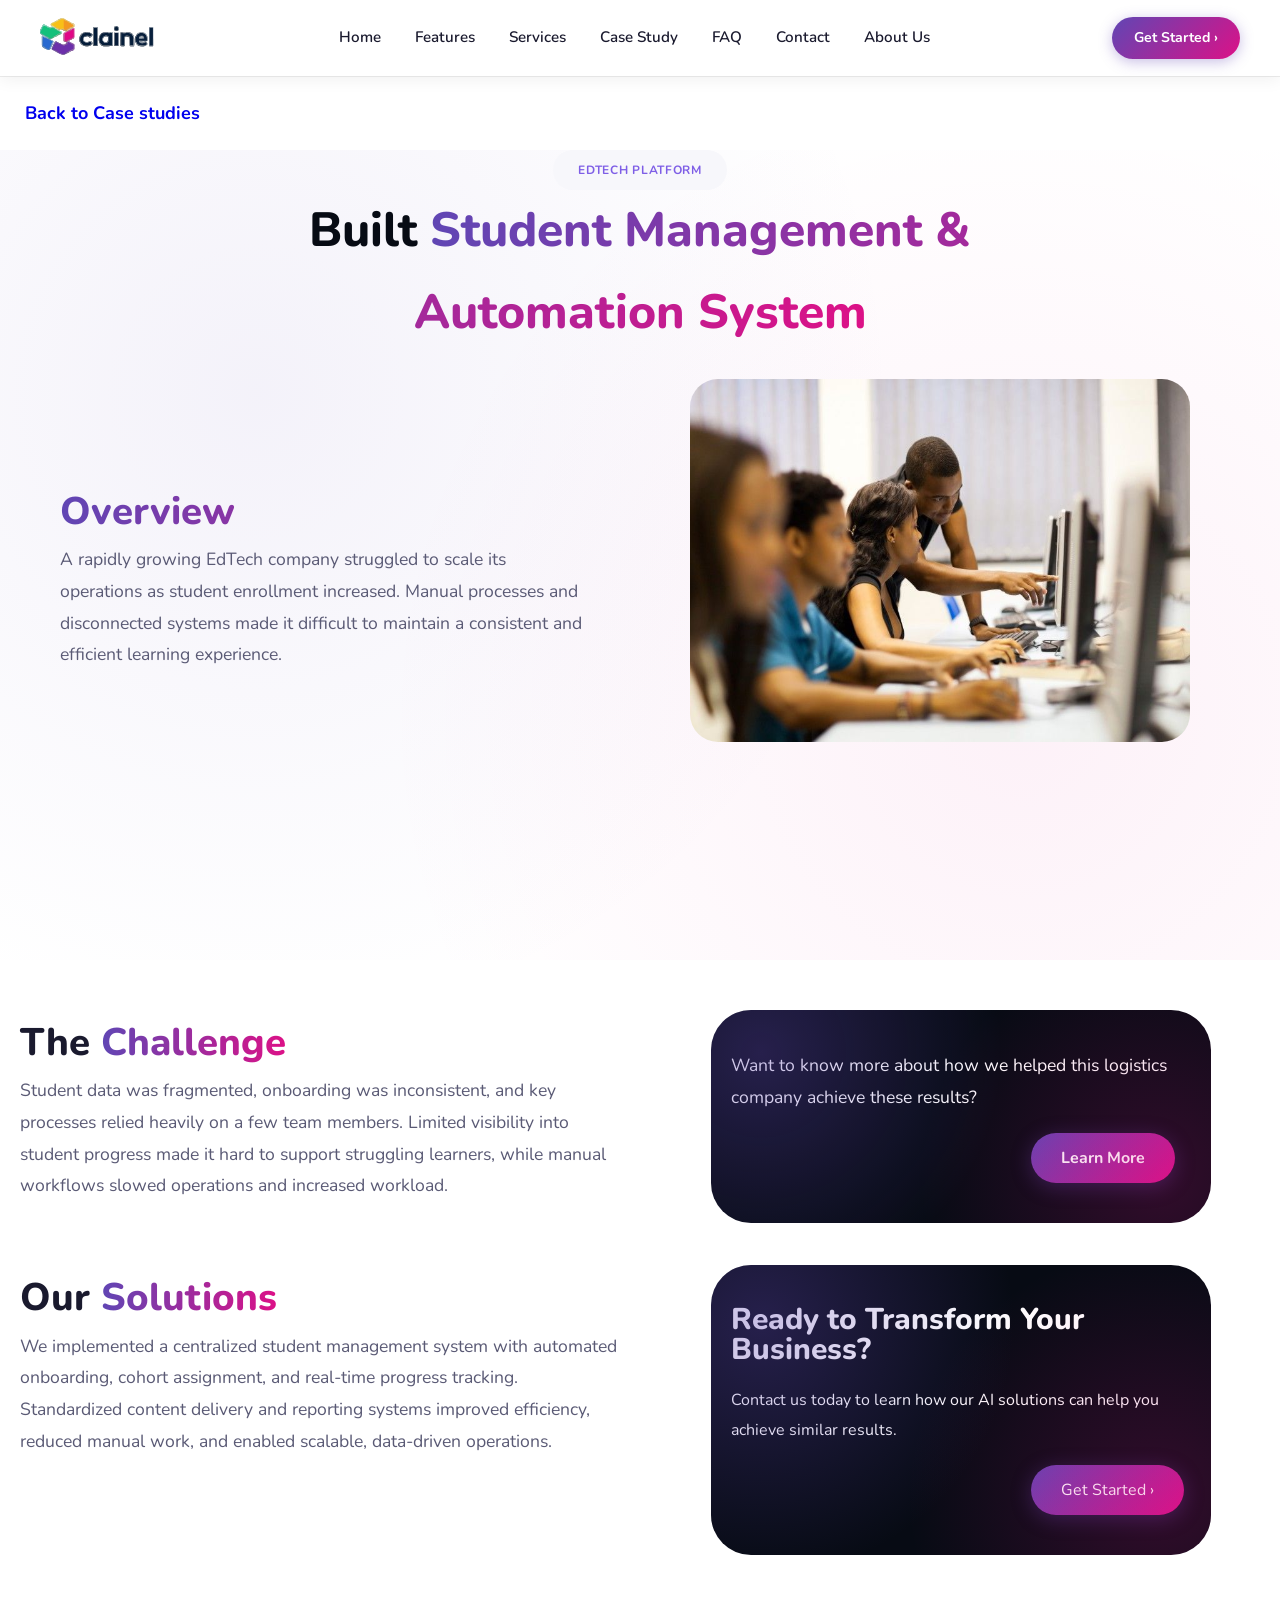
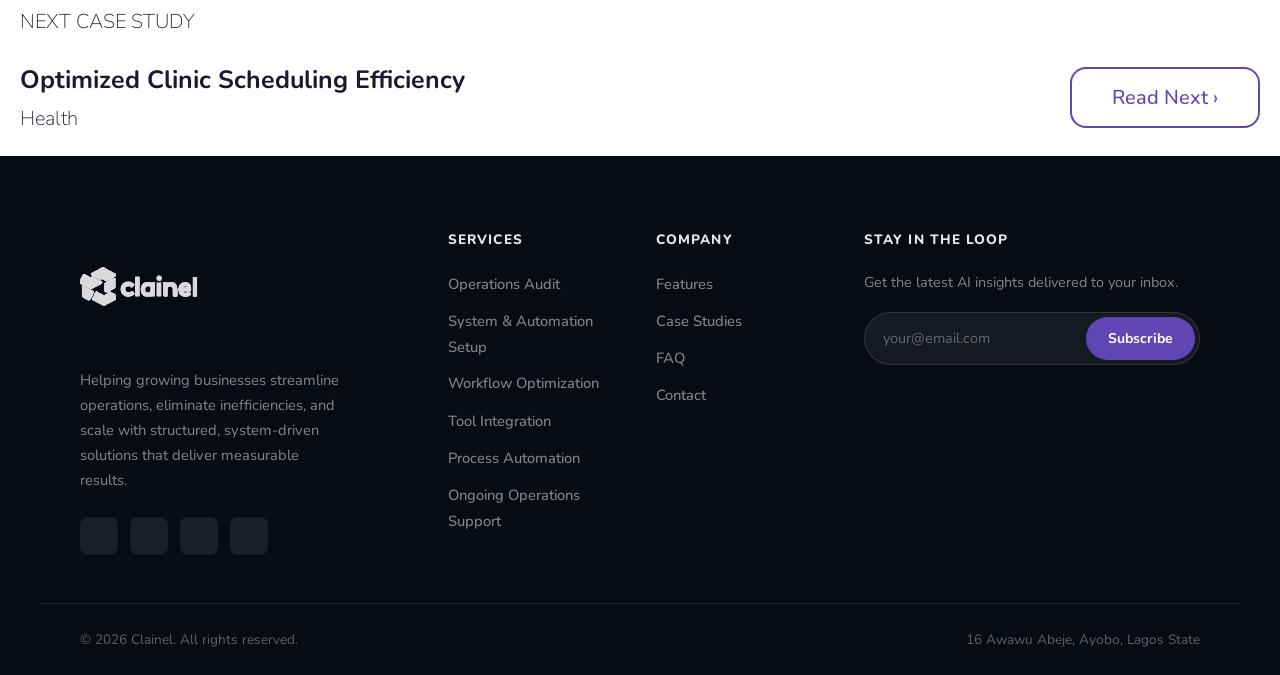
<file: edtech/index.html>
<html lang="en">

<head>
    <meta charset="UTF-8">
    <meta name="viewport" content="width=device-width, initial-scale=1.0">


    <!-- Favicon -->
    <link rel="icon" type="image/svg+xml" href="../imgs/favicon (2).svg">
    <link rel="icon" type="image/png" href="../imgs/CLAINEL_LOGO.png">
    <link rel="apple-touch-icon" href="../imgs/white_clainel_LOGO.png">

    <!-- Flaticon Icon CDN -->
    <link rel="stylesheet"
        href="https://cdn-uicons.flaticon.com/3.0.0/uicons-regular-rounded/css/uicons-regular-rounded.css">
    <link rel="stylesheet"
        href="https://cdn-uicons.flaticon.com/3.0.0/uicons-solid-rounded/css/uicons-solid-rounded.css">
    <link rel="stylesheet" href="https://cdn-uicons.flaticon.com/3.0.0/uicons-brands/css/uicons-brands.css">

    <link rel="stylesheet" href="style.css">
    <title>Case Study</title>
</head>

<body>
    <!-- ─── Navbar ─────────────────────────────────────────────────── -->
    <nav class="container" id="navbar" aria-label="Main navigation">

        <!-- Fixed-height top bar: logo | links | CTA | toggle -->
        <div class="nav-bar">
            <div class="img1">
                <a href="../">
                    <img src="../imgs/CLAINEL_LOGO_edit.svg" alt="Clainel logo">
                </a>
            </div>

            <!-- Desktop links -->
            <div class="content">
                <ul>
                    <li><a href="../index.html#Home">Home</a></li>
                    <li><a href="../index.html#Features">Features</a></li>
                    <li><a href="../index.html#Services">Services</a></li>
                    <li><a href="../index.html#Case-Study">Case Study</a></li>
                    <li><a href="../index.html#FAQ">FAQ</a></li>
                    <li><a href="../index.html#Contact">Contact</a></li>
                    <li><a href="../about/index.html">About Us</a></li>
                </ul>
            </div>

            <!-- Desktop CTA -->
            <div class="nav-cta">
                <a href="../index.html#Contact">Get Started &rsaquo;</a>
            </div>

            <!-- Hamburger / Close toggle -->
            <button id="nav-toggle" class="nav-toggle" aria-label="Toggle navigation" aria-expanded="false">
                <i class="fi fi-rr-menu-burger nav-icon-open"></i>
                <i class="fi fi-rr-cross nav-icon-close"></i>
            </button>
        </div>

        <!-- Mobile slide-down drawer -->
        <div class="nav-drawer" id="nav-drawer">
            <ul>
                <li><a href="../index.html#Home">Home</a></li>
                <li><a href="../index.html#Features">Features</a></li>
                <li><a href="../index.html#Services">Services</a></li>
                <li><a href="../index.html#Case-Study">Case Study</a></li>
                <li><a href="../index.html#FAQ">FAQ</a></li>
                <li><a href="../index.html#Contact">Contact</a></li>
                <li><a href="../about/index.html">About Us</a></li>
                <li class="mobile-cta-li"><a href="../index.html#Contact" class="mobile-cta-link">Get Started &rsaquo;</a></li>
            </ul>
        </div>

    </nav>
    <!-- Back to Case Studies -->
    <button class="sdbtn"><a href="../index.html#Case-Study"><i class="fi fi-rr-angle-left"></i>Back to Case studies</a></button>

    <!-- Case Study Content HOME -->
    <div class="home">
        <div class="homeTop">
            <div class="case-tag">EDTECH PLATFORM</div>
            <h2>Built <span>Student Management & Automation System</span></h2>
        </div>
        <div class="homeOver">
            <div>
                <h2>Overview</h2>
                <p>A rapidly growing EdTech company struggled to scale its operations as student enrollment increased. Manual processes and
                disconnected systems made it difficult to maintain a consistent and efficient learning experience.
                </p>
            </div>
            <img src="../imgs/edtech1.jpg" alt="Edtech">
        </div>
    </div>

    <div class="middle">
        <div class="mid1">
            <h2>The <span>Challenge</span></h2>
            <p>Student data was fragmented, onboarding was inconsistent, and key processes relied heavily on a few team members.
            Limited visibility into student progress made it hard to support struggling learners, while manual workflows slowed
            operations and increased workload.
            </p>
        </div>
            <div class="mid2">
                <p> Want to know more about how we helped this logistics company achieve these results?
                </p>
                <button class="mid2BTN"><a href="../files/Ed tech.pdf" download="#">
                    Learn More</a></button>
            </div>
        <div class="mid3">
            <h2>Our <span>Solutions</span></h2>
            <p>We implemented a centralized student management system with automated onboarding, cohort assignment, and real-time
            progress tracking. Standardized content delivery and reporting systems improved efficiency, reduced manual work, and
            enabled scalable, data-driven operations.
            </p>
        </div>
        <div class="ready">
            <h2>Ready to Transform Your Business?</h2>
            <p>Contact us today to learn how our AI solutions can help you achieve similar results.</p>
            <button class="readyBTN"><a href="../index.html#Contact">Get Started &rsaquo;</a></button>
        </div>
    </div>

    <!-- Next Case Study -->
    <h2 class="next">NEXT CASE STUDY</h2>
    <div class="nextCase">
        <div class="nextCase1">
            <h2>Optimized Clinic Scheduling Efficiency</h2>
            <h3>Health</h3>
        </div>
        <div>
            <button class="nextBTN"><a href="../health">Read Next &rsaquo;</a></button>
        </div>
    </div>

    <!-- ─── Footer ────────────────────────────────────────────────── -->
    <footer id="Footer">
        <div class="footer-inner">
            <div class="footer-brand">
                <img src="../imgs/CLAINEL_LOGO_edit.svg" alt="Clainel logo" class="footer-logo">
                <p>Helping growing businesses streamline operations, eliminate inefficiencies, and scale with structured, system-driven solutions that deliver measurable results.</p>
                <div class="footer-socials">
                    <a href="https://www.facebook.com/profile.php?id=61572481352566" aria-label="Facebook"><i class="fi fi-brands-facebook"></i></a>
                    <a href="#" aria-label="X / Twitter"><i class="fi fi-brands-twitter-alt"></i></a>
                    <a href="https://www.linkedin.com/company/clainel/" aria-label="LinkedIn"><i class="fi fi-brands-linkedin"></i></a>
                    <a href="https://www.instagram.com/clainel_org/" aria-label="Instagram"><i class="fi fi-brands-instagram"></i></a>
                </div>
            </div>

            <div class="footer-col">
                <h4>Services</h4>
                <ul>
                        <li><a href="../index.html#Services">Operations Audit</a></li>
                        <li><a href="../index.html#Services">System &amp; Automation Setup</a></li>
                        <li><a href="../index.html#Services">Workflow Optimization</a></li>
                        <li><a href="../index.html#Services">Tool Integration</a></li>
                        <li><a href="../index.html#Services">Process Automation</a></li>
                        <li><a href="../index.html#Services">Ongoing Operations Support</a></li>
                </ul>
            </div>

            <div class="footer-col">
                <h4>Company</h4>
                <ul>
                    <li><a href="../index.html#Features">Features</a></li>
                    <li><a href="../index.html#Case-Study">Case Studies</a></li>
                    <li><a href="../index.html#FAQ">FAQ</a></li>
                    <li><a href="../index.html#Contact">Contact</a></li>
                </ul>
            </div>

            <div class="footer-newsletter">
                <h4>Stay in the Loop</h4>
                <p>Get the latest AI insights delivered to your inbox.</p>
                <form class="newsletter-form" action="https://formspree.io/f/xwvrgonv" method="POST" novalidate>
                    <div class="newsletter-row">
                        <label for="newsletter"></label>
                        <input type="email" id="newsletter" name="Email" placeholder="your@email.com" aria-label="Email for newsletter"
                            required>
                        <button type="submit">Subscribe</button>
                    </div>
                </form>
            </div>
        </div>

        <div class="footer-bottom">
            <p>&copy; 2026 Clainel. All rights reserved.</p>
            <p>16 Awawu Abeje, Ayobo, Lagos State</p>
        </div>
    </footer>


    <script src="../script.js"></script>
</body>

</html>
</file>
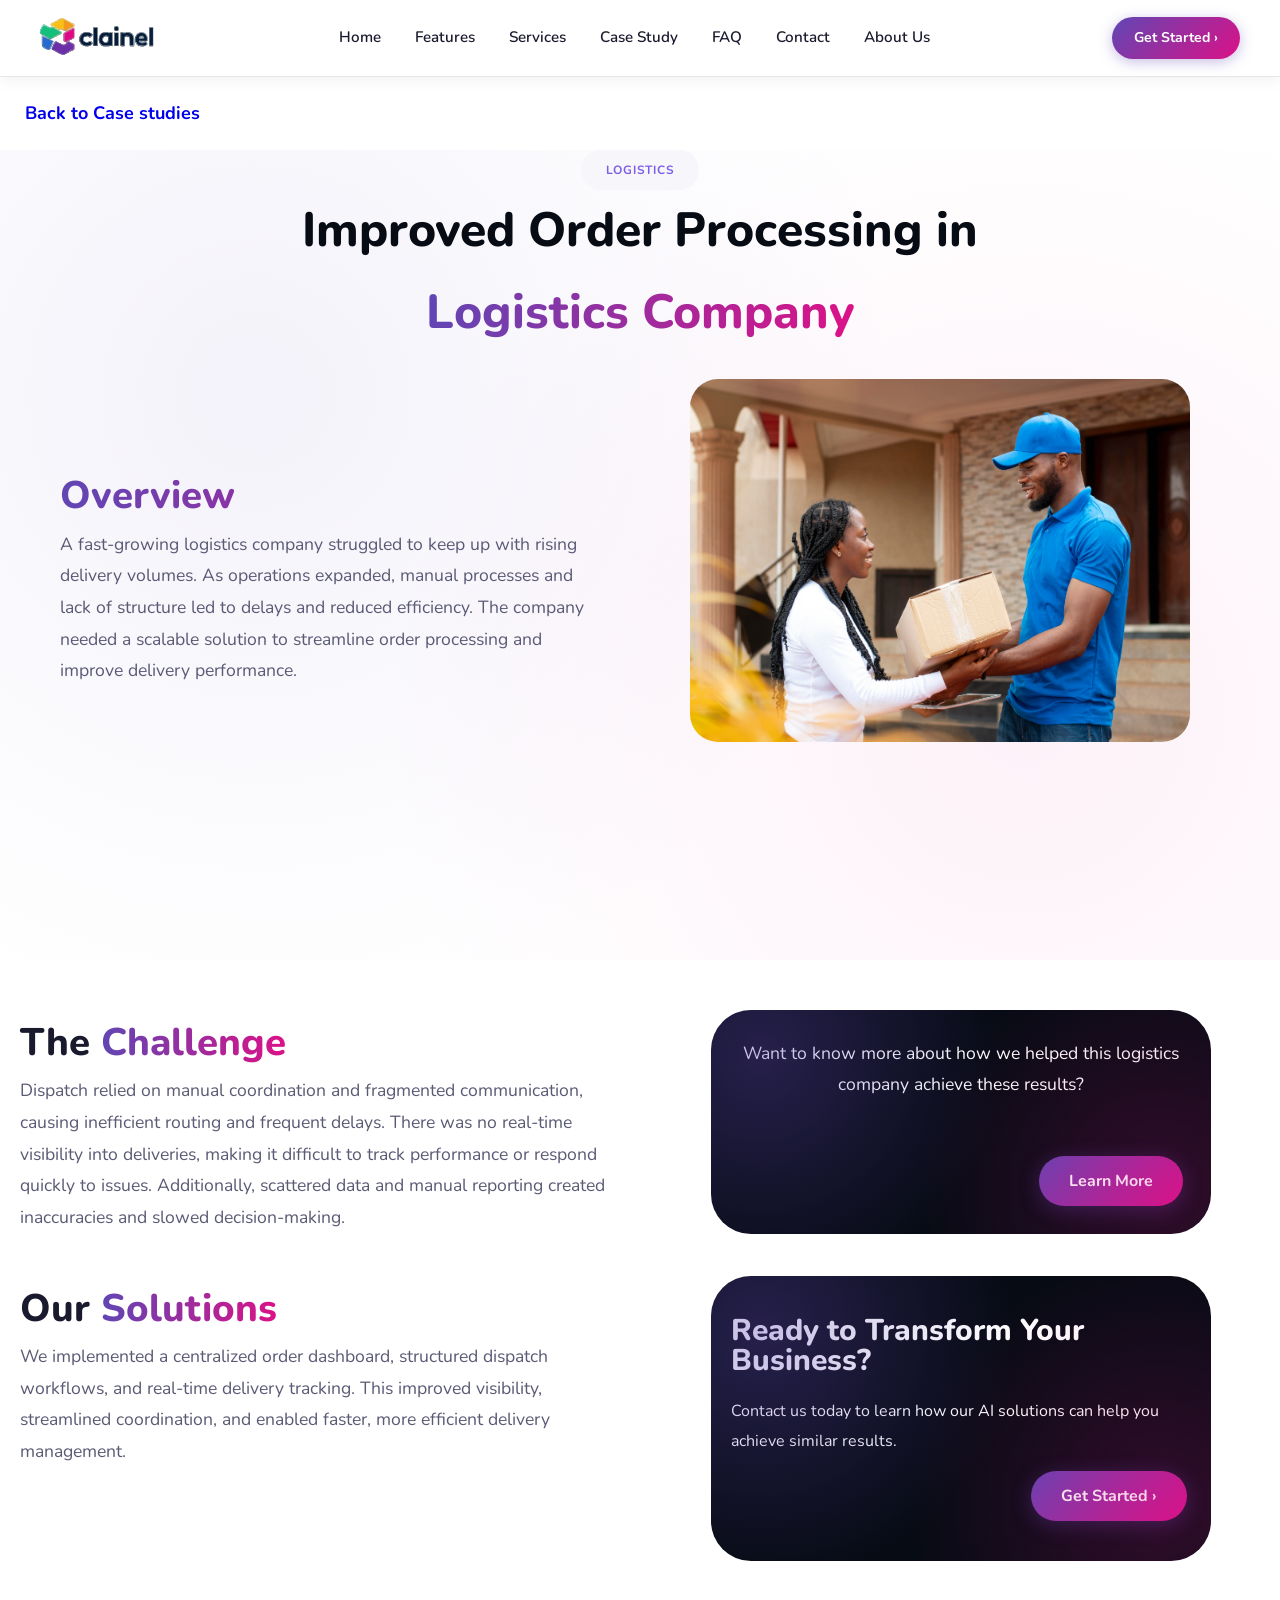
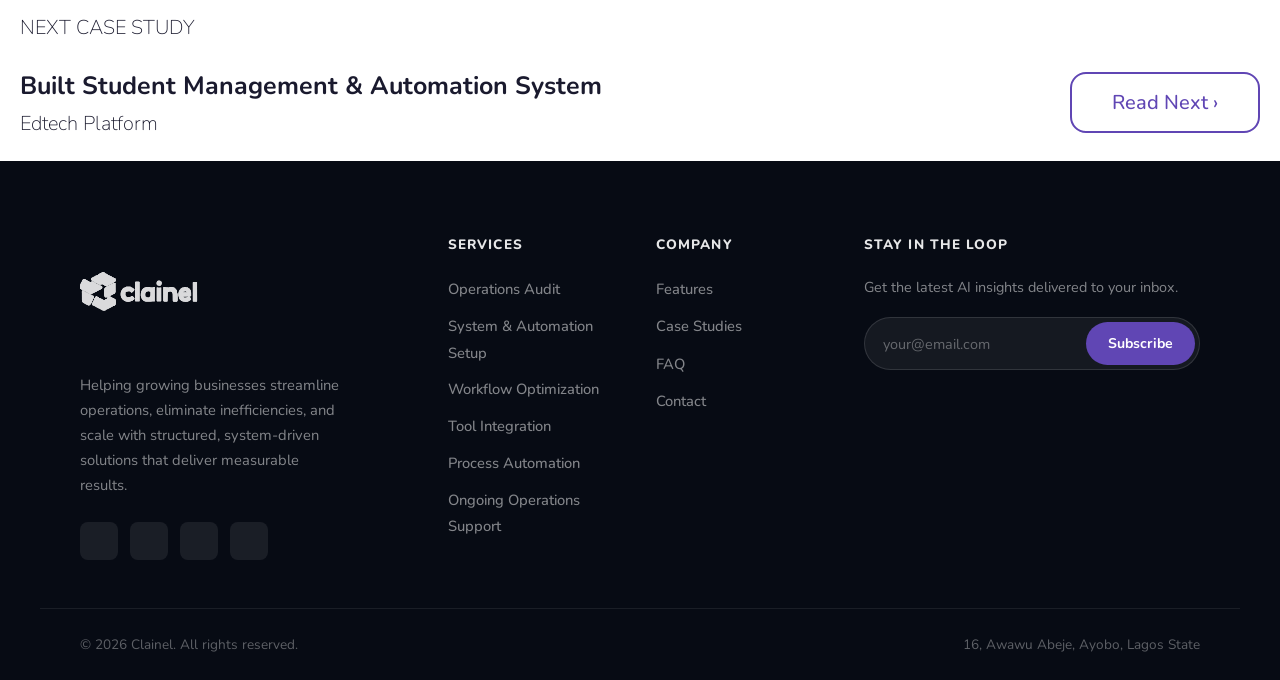
<file: logistics/index.html>
<html lang="en">

<head>
    <meta charset="UTF-8">
    <meta name="viewport" content="width=device-width, initial-scale=1.0">

    <!-- Favicon -->
    <link rel="icon" type="image/svg+xml" href="../imgs/favicon (2).svg">
    <link rel="icon" type="image/png" href="../imgs/CLAINEL_LOGO.png">
    <link rel="apple-touch-icon" href="../imgs/white_clainel_LOGO.png">

    <!-- Flaticon Icon CDN -->
    <link rel="stylesheet"
        href="https://cdn-uicons.flaticon.com/3.0.0/uicons-regular-rounded/css/uicons-regular-rounded.css">
    <link rel="stylesheet"
        href="https://cdn-uicons.flaticon.com/3.0.0/uicons-solid-rounded/css/uicons-solid-rounded.css">
    <link rel="stylesheet" href="https://cdn-uicons.flaticon.com/3.0.0/uicons-brands/css/uicons-brands.css">

    <link rel="stylesheet" href="style.css">
    <title>Case Study</title>
</head>

<body>
    <!-- ─── Navbar ─────────────────────────────────────────────────── -->
    <nav class="container" id="navbar" aria-label="Main navigation">

        <!-- Fixed-height top bar: logo | links | CTA | toggle -->
        <div class="nav-bar">
            <div class="img1">
                <a href="./">
                    <img src="../imgs/CLAINEL_LOGO_edit.svg" alt="Clainel logo">
                </a>
            </div>

            <!-- Desktop links -->
            <div class="content">
                <ul>
                    <li><a href="../index.html#Home">Home</a></li>
                    <li><a href="../index.html#Features">Features</a></li>
                    <li><a href="../index.html#Services">Services</a></li>
                    <li><a href="../index.html#Case-Study">Case Study</a></li>
                    <li><a href="../index.html#FAQ">FAQ</a></li>
                    <li><a href="../index.html#Contact">Contact</a></li>
                    <li><a href="../about/index.html">About Us</a></li>
                </ul>
            </div>

            <!-- Desktop CTA -->
            <div class="nav-cta">
                <a href="../index.html#Contact">Get Started &rsaquo;</a>
            </div>

            <!-- Hamburger / Close toggle -->
            <button id="nav-toggle" class="nav-toggle" aria-label="Toggle navigation" aria-expanded="false">
                <i class="fi fi-rr-menu-burger nav-icon-open"></i>
                <i class="fi fi-rr-cross nav-icon-close"></i>
            </button>
        </div>

        <!-- Mobile slide-down drawer -->
        <div class="nav-drawer" id="nav-drawer">
            <ul>
                <li><a href="../index.html#Home">Home</a></li>
                <li><a href="../index.html#Features">Features</a></li>
                <li><a href="../index.html#Services">Services</a></li>
                <li><a href="../index.html#Case-Study">Case Study</a></li>
                <li><a href="../index.html#FAQ">FAQ</a></li>
                <li><a href="../index.html#Contact">Contact</a></li>
                <li><a href="../about/index.html">About Us</a></li>
                <li class="mobile-cta-li"><a href="../index.html#Contact" class="mobile-cta-link">Get Started &rsaquo;</a></li>
            </ul>
        </div>

    </nav>

    <!-- Back to Case Studies -->
    <button class="sdbtn"><a href="../index.html#Case-Study"><i class="fi fi-rr-angle-left"></i>Back to Case
            studies</a></button>

    <!-- Case Study Content HOME -->
    <div class="home">
        <div class="homeTop">
            <div class="case-tag">LOGISTICS</div>
            <h2>Improved Order Processing in <span>Logistics Company</span></h2>
        </div>
        <div class="homeOver">
            <div>
                <h2>Overview</h2>
                <p>A fast-growing logistics company struggled to keep up with rising delivery volumes. As operations
                    expanded, manual
                    processes and lack of structure led to delays and reduced efficiency. The company needed a scalable
                    solution to streamline order processing and improve delivery performance.
                </p>
            </div>
            <img src="../imgs/logistics.jpeg" alt="Logistics image">
        </div>
    </div>

    <div class="middle">
        <div class="mid1">
            <h2>The <span>Challenge</span></h2>
            <p>Dispatch relied on manual coordination and fragmented communication, causing inefficient routing and
                frequent delays.
                There was no real-time visibility into deliveries, making it difficult to track performance or respond
                quickly to
                issues. Additionally, scattered data and manual reporting created inaccuracies and slowed
                decision-making.
            </p>
        </div>
        <div class="mid2">
            <p> Want to know more about how we helped this logistics company achieve these results?
            </p>
            <button class="mid2BTN"><a href="../files/Logistics.pdf" download="#">
                    Learn More</a></button>
        </div>
        <div class="mid3">
            <h2>Our <span>Solutions</span></h2>
            <p>We implemented a centralized order dashboard, structured dispatch workflows, and real-time delivery
                tracking. This
                improved visibility, streamlined coordination, and enabled faster, more efficient delivery management.
            </p>
        </div>
        <div class="ready">
            <h2>Ready to Transform Your Business?</h2>
            <p>Contact us today to learn how our AI solutions can help you achieve similar results.</p>
            <button class="readyBTN"><a href="../index.html#Contact">Get Started &rsaquo;</a></button>
        </div>
    </div>

    <!-- Next Case Study -->
    <h2 class="next">NEXT CASE STUDY</h2>
    <div class="nextCase">
        <div class="nextCase1">
            <h2>Built Student Management & Automation System</h2>
            <h3>Edtech Platform</h3>
        </div>
        <div>
            <button class="nextBTN"><a href="../edtech">Read Next &rsaquo;</a></button>
        </div>
    </div>

    <!-- ─── Footer ────────────────────────────────────────────────── -->
    <footer id="Footer">
        <div class="footer-inner">
            <div class="footer-brand">
                <img src="../imgs/CLAINEL_LOGO_edit.svg" alt="Clainel logo" class="footer-logo">
                <p>Helping growing businesses streamline operations, eliminate inefficiencies, and scale with
                    structured, system-driven solutions that deliver measurable results.</p>
                <div class="footer-socials">
                    <a href="https://www.facebook.com/profile.php?id=61572481352566"><i class="fi fi-brands-facebook"></i></a>
                    <a href="#" aria-label="X / Twitter"><i class="fi fi-brands-twitter-alt"></i></a>
                    <a href="https://www.linkedin.com/company/clainel/" ><i class="fi fi-brands-linkedin"></i></a>
                    <a href="https://www.instagram.com/clainel_org/"><i class="fi fi-brands-instagram"></i></a>
                </div>
            </div>

            <div class="footer-col">
                <h4>Services</h4>
                <ul>
                    <li><a href="../index.html#Services">Operations Audit</a></li>
                    <li><a href="../index.html#Services">System &amp; Automation Setup</a></li>
                    <li><a href="../index.html#Services">Workflow Optimization</a></li>
                    <li><a href="../index.html#Services">Tool Integration</a></li>
                    <li><a href="../index.html#Services">Process Automation</a></li>
                    <li><a href="../index.html#Services">Ongoing Operations Support</a></li>
                </ul>
            </div>

            <div class="footer-col">
                <h4>Company</h4>
                <ul>
                    <li><a href="../index.html#Features">Features</a></li>
                    <li><a href="../index.html#Case-Study">Case Studies</a></li>
                    <li><a href="../index.html#FAQ">FAQ</a></li>
                    <li><a href="../index.html#Contact">Contact</a></li>
                </ul>
            </div>

            <div class="footer-newsletter">
                <h4>Stay in the Loop</h4>
                <p>Get the latest AI insights delivered to your inbox.</p>
                <form class="newsletter-form" action="https://formspree.io/f/xwvrgonv" method="POST" novalidate>
                    <div class="newsletter-row">
                        <label for="newsletter"></label>
                        <input type="email" id="newsletter" name="Email" placeholder="your@email.com"
                            aria-label="Email for newsletter" required>
                        <button type="submit">Subscribe</button>
                    </div>
                </form>
            </div>
        </div>

        <div class="footer-bottom">
            <p>&copy; 2026 Clainel. All rights reserved.</p>
            <p>16, Awawu Abeje, Ayobo, Lagos State</p>
        </div>
    </footer>


    <script src="../script.js"></script>
</body>

</html>
</file>
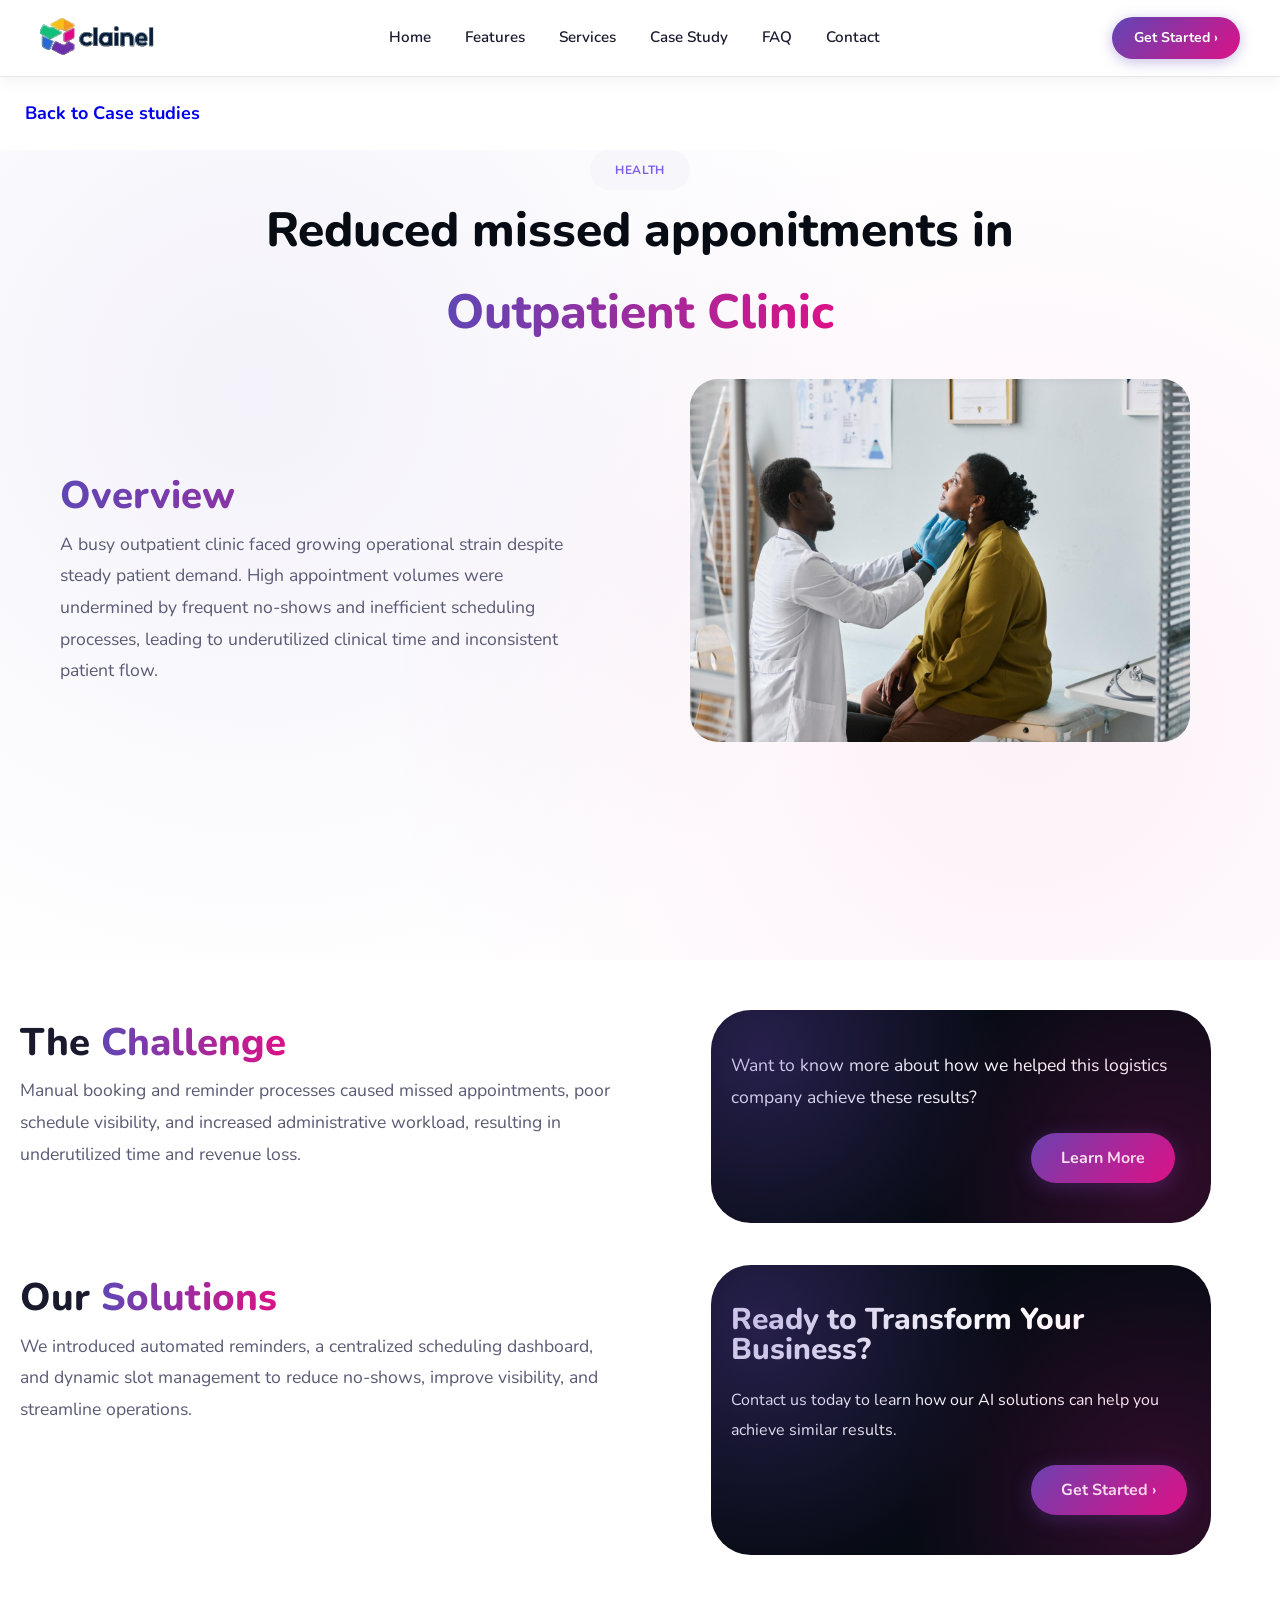
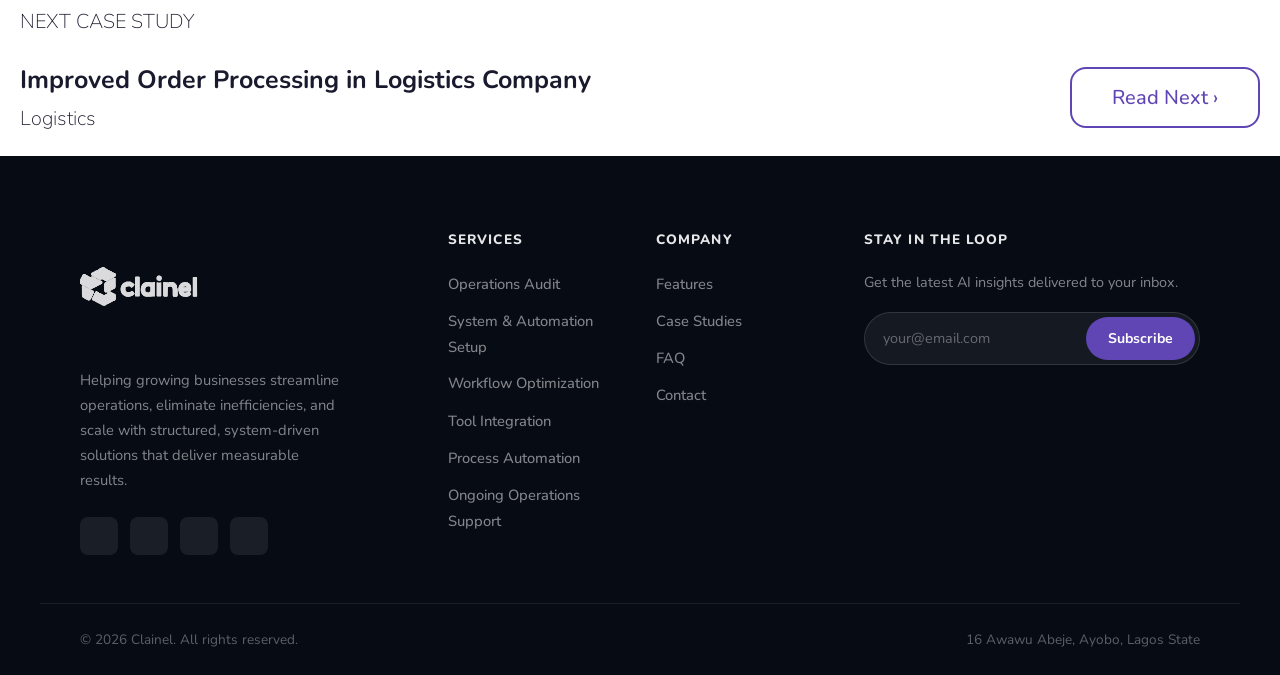
<file: health.html>
<html lang="en">

<head>
    <meta charset="UTF-8">
    <meta name="viewport" content="width=device-width, initial-scale=1.0">

    <!-- Favicon -->
    <link rel="icon" type="image/svg+xml" href="./imgs/favicon (2).svg">
    <link rel="icon" type="image/png" href="./imgs/CLAINEL_LOGO.png">
    <link rel="apple-touch-icon" href="./imgs/white_clainel_LOGO.png">

    <!-- Flaticon Icon CDN -->
    <link rel="stylesheet"
        href="https://cdn-uicons.flaticon.com/3.0.0/uicons-regular-rounded/css/uicons-regular-rounded.css">
    <link rel="stylesheet"
        href="https://cdn-uicons.flaticon.com/3.0.0/uicons-solid-rounded/css/uicons-solid-rounded.css">
    <link rel="stylesheet" href="https://cdn-uicons.flaticon.com/3.0.0/uicons-brands/css/uicons-brands.css">

    <link rel="stylesheet" href="health.css">
    <title>Case Study</title>
</head>

<body>
    <!-- ─── Navbar ─────────────────────────────────────────────────── -->
    <nav class="container" id="navbar" aria-label="Main navigation">

        <!-- Fixed-height top bar: logo | links | CTA | toggle -->
        <div class="nav-bar">
            <div class="img1">
                <a href="./">
                    <img src="./imgs/CLAINEL_LOGO_edit.svg" alt="Clainel logo">
                </a>
            </div>

            <!-- Desktop links -->
            <div class="content">
                <ul>
                    <li><a href="./#Home">Home</a></li>
                    <li><a href="./#Features">Features</a></li>
                    <li><a href="./#Services">Services</a></li>
                    <li><a href="./#Case-Study">Case Study</a></li>
                    <li><a href="./#FAQ">FAQ</a></li>
                    <li><a href="./#Contact">Contact</a></li>
                </ul>
            </div>

            <!-- Desktop CTA -->
            <div class="nav-cta">
                <a href="./#Contact">Get Started &rsaquo;</a>
            </div>

            <!-- Hamburger / Close toggle -->
            <button id="nav-toggle" class="nav-toggle" aria-label="Toggle navigation" aria-expanded="false">
                <i class="fi fi-rr-menu-burger nav-icon-open"></i>
                <i class="fi fi-rr-cross nav-icon-close"></i>
            </button>
        </div>

        <!-- Mobile slide-down drawer -->
        <div class="nav-drawer" id="nav-drawer">
            <ul>
                <li><a href="#Home">Home</a></li>
                <li><a href="#Features">Features</a></li>
                <li><a href="#Services">Services</a></li>
                <li><a href="#Case-Study">Case Study</a></li>
                <li><a href="#FAQ">FAQ</a></li>
                <li><a href="#Contact">Contact</a></li>
                <li class="mobile-cta-li"><a href="#Contact" class="mobile-cta-link">Get Started &rsaquo;</a></li>
            </ul>
        </div>

    </nav>

    <!-- BACK BTN -->
    <button class="sdbtn"><a href="index.html#Case-Study"><i class="fi fi-rr-angle-left"></i>Back to Case studies</a></button>

    <!-- HOME -->
    <div class="home">
        <div class="homeTop">
            <div class="case-tag">HEALTH</div>
            <h2>Reduced missed apponitments in <span>Outpatient Clinic</span></h2>
        </div>
        <div class="homeOver">
            <div>
                <h2>Overview</h2>
                <p>A busy outpatient clinic faced growing operational strain despite steady patient demand. High appointment volumes were
                undermined by frequent no-shows and inefficient scheduling processes, leading to underutilized clinical time and
                inconsistent patient flow.
                </p>
            </div>
            <img src="./imgs/health.jpeg" alt="health case study overview illustration">
        </div>
    </div>

    <div class="middle">
        <div class="mid1">
            <h2>The <span>Challenge</span></h2>
            <p>Manual booking and reminder processes caused missed appointments, poor schedule visibility, and increased administrative
            workload, resulting in underutilized time and revenue loss.
            </p>
        </div>
            <div class="mid2">
                <p> Want to know more about how we helped this logistics company achieve these results?
                </p>
                <button class="mid2BTN"><a href="./files/Health.pdf" download="#">
                Learn More</a></button>
            </div>
        <div class="mid3">
            <h2>Our <span>Solutions</span></h2>
            <p>We introduced automated reminders, a centralized scheduling dashboard, and dynamic slot management to reduce no-shows,
            improve visibility, and streamline operations.
            </p>
        </div>
        <div class="ready">
            <h2>Ready to Transform Your Business?</h2>
            <p>Contact us today to learn how our AI solutions can help you achieve similar results.</p>
            <button class="readyBTN"><a href="index.html#Contact">Get Started &rsaquo;</a></button>
        </div>
    </div>

    <!-- Next Case Study -->
    <h2 class="next">NEXT CASE STUDY</h2>
    <div class="nextCase">
        <div class="nextCase1">
            <h2>Improved Order Processing in Logistics Company</h2>
            <h3>Logistics</h3>
        </div>
        <div>
            <button class="nextBTN"><a href="./logistics">Read Next &rsaquo;</a></button>
        </div>
    </div>

    <!-- ─── Footer ────────────────────────────────────────────────── -->
    <footer id="Footer">
        <div class="footer-inner">
            <div class="footer-brand">
                <img src="./imgs/CLAINEL_LOGO_edit.svg" alt="Clainel logo" class="footer-logo">
                <p>Helping growing businesses streamline operations, eliminate inefficiencies, and scale with structured, system-driven solutions that deliver measurable results.</p>
                <div class="footer-socials">
                    <a href="#" aria-label="Facebook"><i class="fi fi-brands-facebook"></i></a>
                    <a href="#" aria-label="X / Twitter"><i class="fi fi-brands-twitter-alt"></i></a>
                    <a href="#" aria-label="LinkedIn"><i class="fi fi-brands-linkedin"></i></a>
                    <a href="#" aria-label="Instagram"><i class="fi fi-brands-instagram"></i></a>
                </div>
            </div>

            <div class="footer-col">
                <h4>Services</h4>
                <ul>
                        <li><a href="#Services">Operations Audit</a></li>
                        <li><a href="#Services">System &amp; Automation Setup</a></li>
                        <li><a href="#Services">Workflow Optimization</a></li>
                        <li><a href="#Services">Tool Integration</a></li>
                        <li><a href="#Services">Process Automation</a></li>
                        <li><a href="#Services">Ongoing Operations Support</a></li>
                </ul>
            </div>

            <div class="footer-col">
                <h4>Company</h4>
                <ul>
                    <li><a href="#Features">Features</a></li>
                    <li><a href="#Case-Study">Case Studies</a></li>
                    <li><a href="#FAQ">FAQ</a></li>
                    <li><a href="#Contact">Contact</a></li>
                </ul>
            </div>

            <div class="footer-newsletter">
                <h4>Stay in the Loop</h4>
                <p>Get the latest AI insights delivered to your inbox.</p>
                <form class="newsletter-form" action="https://formspree.io/f/xwvrgonv" method="POST" novalidate>
                    <div class="newsletter-row">
                        <label for="newsletter"></label>
                        <input type="email" id="newsletter" name="Email" placeholder="your@email.com" aria-label="Email for newsletter"
                            required>
                        <button type="submit">Subscribe</button>
                    </div>
                </form>
            </div>
        </div>

        <div class="footer-bottom">
            <p>&copy; 2026 Clainel. All rights reserved.</p>
            <p>16 Awawu Abeje, Ayobo, Lagos State</p>
        </div>
    </footer>


    <script src="health.js"></script>
</body>

</html>
</file>
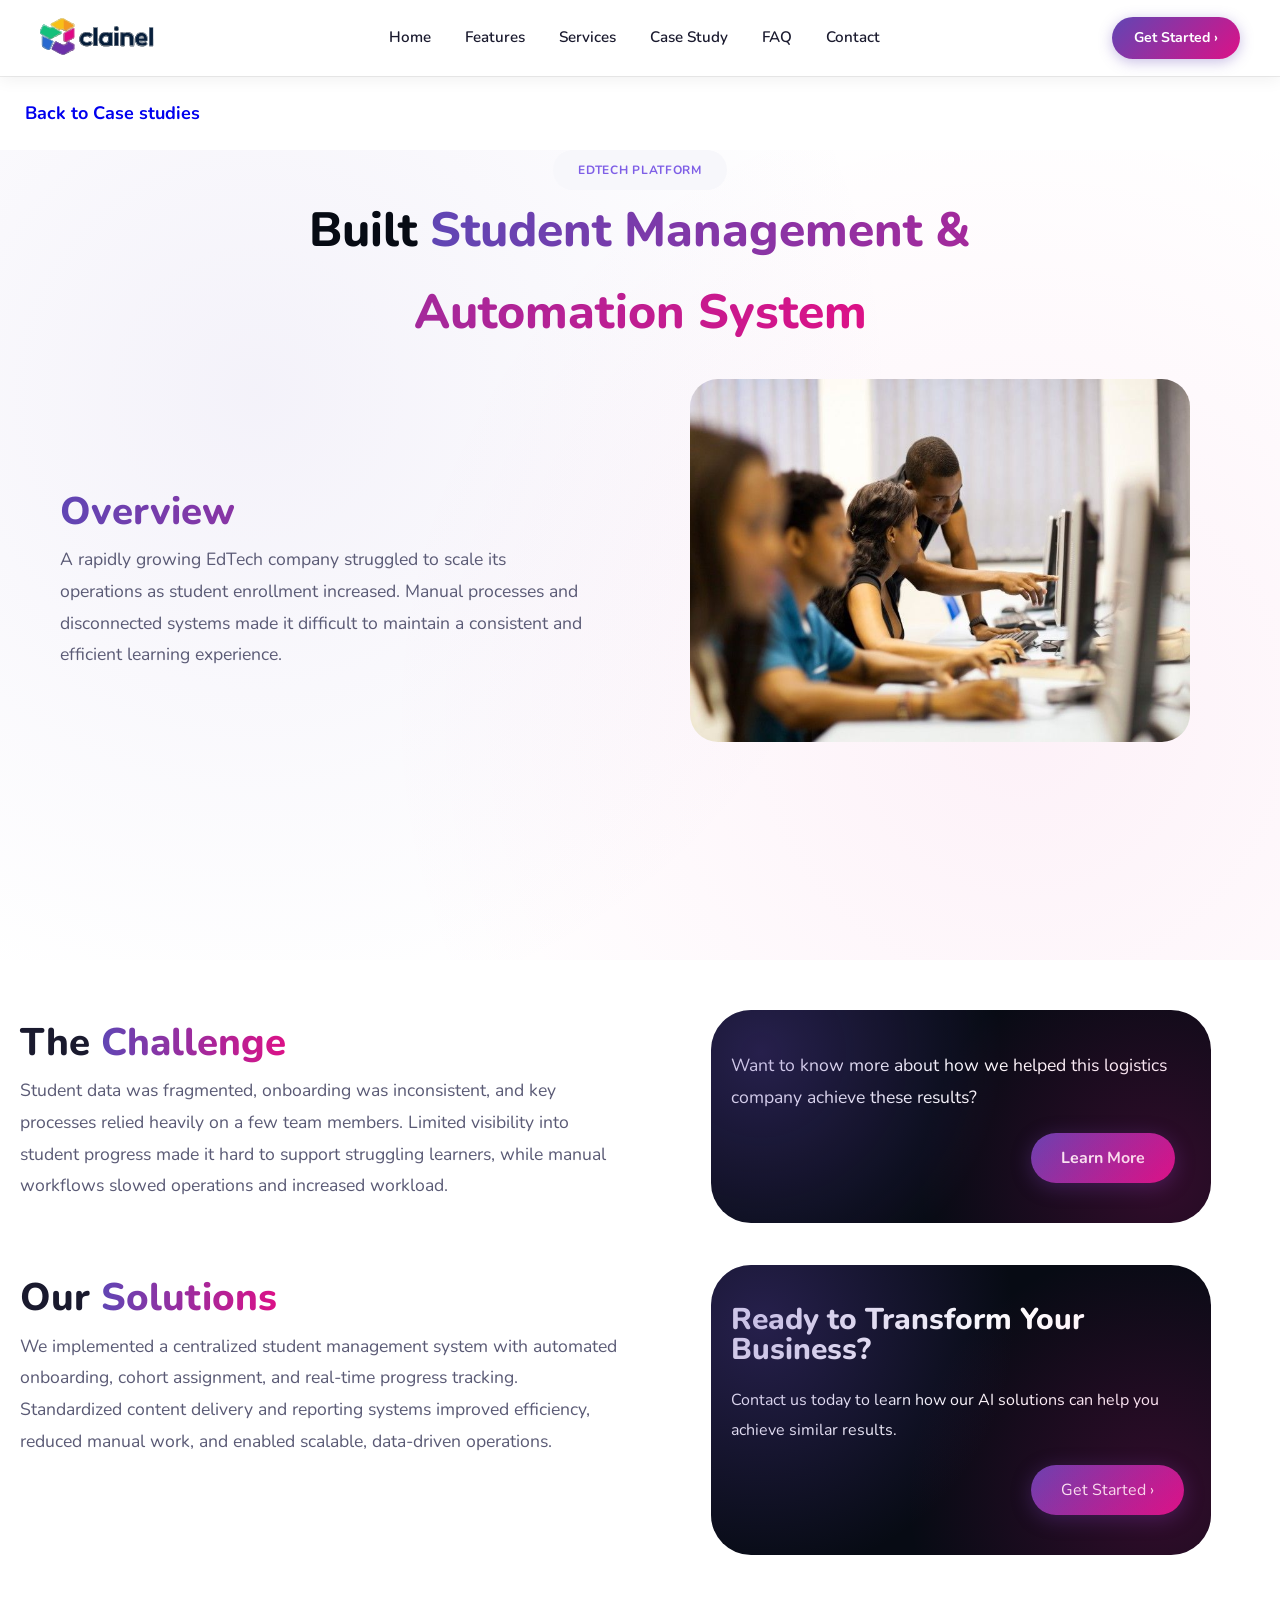
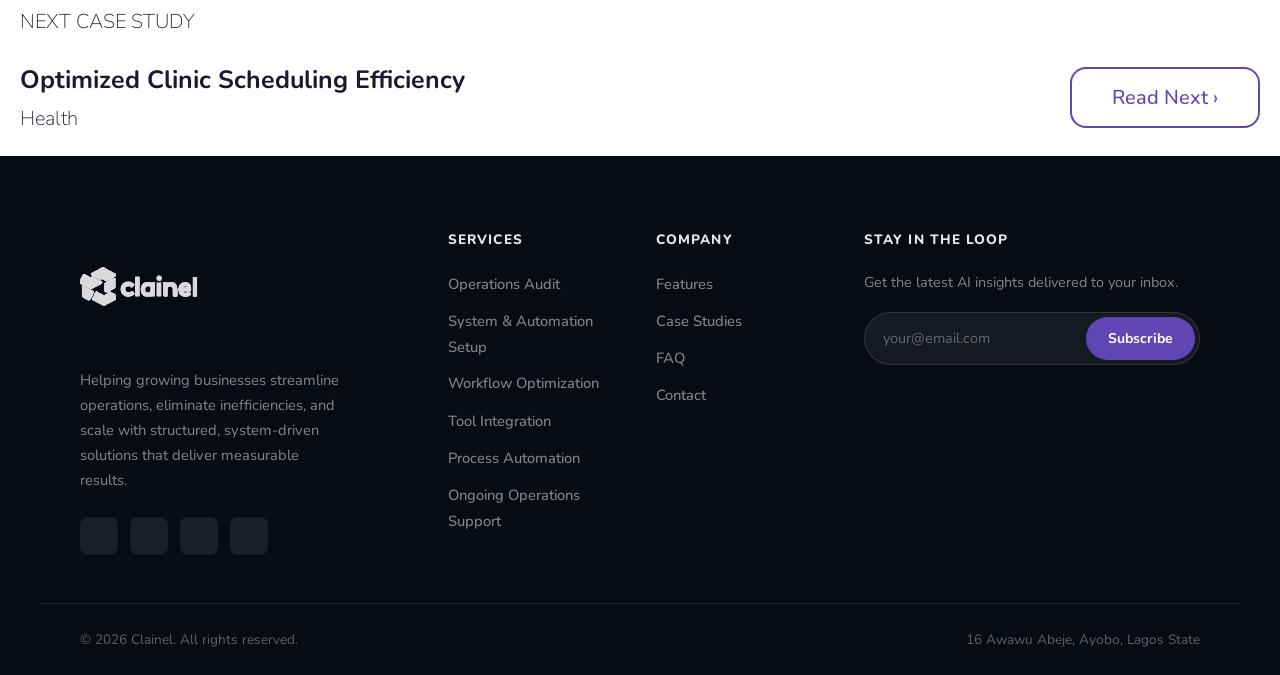
<file: learning.html>
<html lang="en">

<head>
    <meta charset="UTF-8">
    <meta name="viewport" content="width=device-width, initial-scale=1.0">


    <!-- Favicon -->
    <link rel="icon" type="image/svg+xml" href="./imgs/favicon (2).svg">
    <link rel="icon" type="image/png" href="./imgs/CLAINEL_LOGO.png">
    <link rel="apple-touch-icon" href="./imgs/white_clainel_LOGO.png">

    <!-- Flaticon Icon CDN -->
    <link rel="stylesheet"
        href="https://cdn-uicons.flaticon.com/3.0.0/uicons-regular-rounded/css/uicons-regular-rounded.css">
    <link rel="stylesheet"
        href="https://cdn-uicons.flaticon.com/3.0.0/uicons-solid-rounded/css/uicons-solid-rounded.css">
    <link rel="stylesheet" href="https://cdn-uicons.flaticon.com/3.0.0/uicons-brands/css/uicons-brands.css">

    <link rel="stylesheet" href="learning.css">
    <title>Case Study</title>
</head>

<body>
    <!-- ─── Navbar ─────────────────────────────────────────────────── -->
    <nav class="container" id="navbar" aria-label="Main navigation">

        <!-- Fixed-height top bar: logo | links | CTA | toggle -->
        <div class="nav-bar">
            <div class="img1">
                <a href="./">
                    <img src="./imgs/CLAINEL_LOGO_edit.svg" alt="Clainel logo">
                </a>
            </div>

            <!-- Desktop links -->
            <div class="content">
                <ul>
                    <li><a href="index.html#Home">Home</a></li>
                    <li><a href="index.html#Features">Features</a></li>
                    <li><a href="index.html#Services">Services</a></li>
                    <li><a href="index.html#Case-Study">Case Study</a></li>
                    <li><a href="index.html#FAQ">FAQ</a></li>
                    <li><a href="index.html#Contact">Contact</a></li>
                </ul>
            </div>

            <!-- Desktop CTA -->
            <div class="nav-cta">
                <a href="index.html#Contact">Get Started &rsaquo;</a>
            </div>

            <!-- Hamburger / Close toggle -->
            <button id="nav-toggle" class="nav-toggle" aria-label="Toggle navigation" aria-expanded="false">
                <i class="fi fi-rr-menu-burger nav-icon-open"></i>
                <i class="fi fi-rr-cross nav-icon-close"></i>
            </button>
        </div>

        <!-- Mobile slide-down drawer -->
        <div class="nav-drawer" id="nav-drawer">
            <ul>
                <li><a href="#Home">Home</a></li>
                <li><a href="#Features">Features</a></li>
                <li><a href="#Services">Services</a></li>
                <li><a href="#Case-Study">Case Study</a></li>
                <li><a href="#FAQ">FAQ</a></li>
                <li><a href="#Contact">Contact</a></li>
                <li class="mobile-cta-li"><a href="#Contact" class="mobile-cta-link">Get Started &rsaquo;</a></li>
            </ul>
        </div>

    </nav>
    <!-- Back to Case Studies -->
    <button class="sdbtn"><a href="index.html#Case-Study"><i class="fi fi-rr-angle-left"></i>Back to Case studies</a></button>

    <!-- Case Study Content HOME -->
    <div class="home">
        <div class="homeTop">
            <div class="case-tag">EDTECH PLATFORM</div>
            <h2>Built <span>Student Management & Automation System</span></h2>
        </div>
        <div class="homeOver">
            <div>
                <h2>Overview</h2>
                <p>A rapidly growing EdTech company struggled to scale its operations as student enrollment increased. Manual processes and
                disconnected systems made it difficult to maintain a consistent and efficient learning experience.
                </p>
            </div>
            <img src="./imgs/edtech1.jpg" alt="Edtech">
        </div>
    </div>

    <div class="middle">
        <div class="mid1">
            <h2>The <span>Challenge</span></h2>
            <p>Student data was fragmented, onboarding was inconsistent, and key processes relied heavily on a few team members.
            Limited visibility into student progress made it hard to support struggling learners, while manual workflows slowed
            operations and increased workload.
            </p>
        </div>
            <div class="mid2">
                <p> Want to know more about how we helped this logistics company achieve these results?
                </p>
                <button class="mid2BTN"><a href="./files/Ed tech.pdf" download="#">
                    Learn More</a></button>
            </div>
        <div class="mid3">
            <h2>Our <span>Solutions</span></h2>
            <p>We implemented a centralized student management system with automated onboarding, cohort assignment, and real-time
            progress tracking. Standardized content delivery and reporting systems improved efficiency, reduced manual work, and
            enabled scalable, data-driven operations.
            </p>
        </div>
        <div class="ready">
            <h2>Ready to Transform Your Business?</h2>
            <p>Contact us today to learn how our AI solutions can help you achieve similar results.</p>
            <button class="readyBTN"><a href="index.html#Contact">Get Started &rsaquo;</a></button>
        </div>
    </div>

    <!-- Next Case Study -->
    <h2 class="next">NEXT CASE STUDY</h2>
    <div class="nextCase">
        <div class="nextCase1">
            <h2>Optimized Clinic Scheduling Efficiency</h2>
            <h3>Health</h3>
        </div>
        <div>
            <button class="nextBTN"><a href="./health">Read Next &rsaquo;</a></button>
        </div>
    </div>

    <!-- ─── Footer ────────────────────────────────────────────────── -->
    <footer id="Footer">
        <div class="footer-inner">
            <div class="footer-brand">
                <img src="./imgs/CLAINEL_LOGO_edit.svg" alt="Clainel logo" class="footer-logo">
                <p>Helping growing businesses streamline operations, eliminate inefficiencies, and scale with structured, system-driven solutions that deliver measurable results.</p>
                <div class="footer-socials">
                    <a href="#" aria-label="Facebook"><i class="fi fi-brands-facebook"></i></a>
                    <a href="#" aria-label="X / Twitter"><i class="fi fi-brands-twitter-alt"></i></a>
                    <a href="#" aria-label="LinkedIn"><i class="fi fi-brands-linkedin"></i></a>
                    <a href="#" aria-label="Instagram"><i class="fi fi-brands-instagram"></i></a>
                </div>
            </div>

            <div class="footer-col">
                <h4>Services</h4>
                <ul>
                        <li><a href="#Services">Operations Audit</a></li>
                        <li><a href="#Services">System &amp; Automation Setup</a></li>
                        <li><a href="#Services">Workflow Optimization</a></li>
                        <li><a href="#Services">Tool Integration</a></li>
                        <li><a href="#Services">Process Automation</a></li>
                        <li><a href="#Services">Ongoing Operations Support</a></li>
                </ul>
            </div>

            <div class="footer-col">
                <h4>Company</h4>
                <ul>
                    <li><a href="#Features">Features</a></li>
                    <li><a href="#Case-Study">Case Studies</a></li>
                    <li><a href="#FAQ">FAQ</a></li>
                    <li><a href="#Contact">Contact</a></li>
                </ul>
            </div>

            <div class="footer-newsletter">
                <h4>Stay in the Loop</h4>
                <p>Get the latest AI insights delivered to your inbox.</p>
                <form class="newsletter-form" action="https://formspree.io/f/xwvrgonv" method="POST" novalidate>
                    <div class="newsletter-row">
                        <label for="newsletter"></label>
                        <input type="email" id="newsletter" name="Email" placeholder="your@email.com" aria-label="Email for newsletter"
                            required>
                        <button type="submit">Subscribe</button>
                    </div>
                </form>
            </div>
        </div>

        <div class="footer-bottom">
            <p>&copy; 2026 Clainel. All rights reserved.</p>
            <p>16 Awawu Abeje, Ayobo, Lagos State</p>
        </div>
    </footer>


    <script src="learning.js"></script>
</body>

</html>
</file>
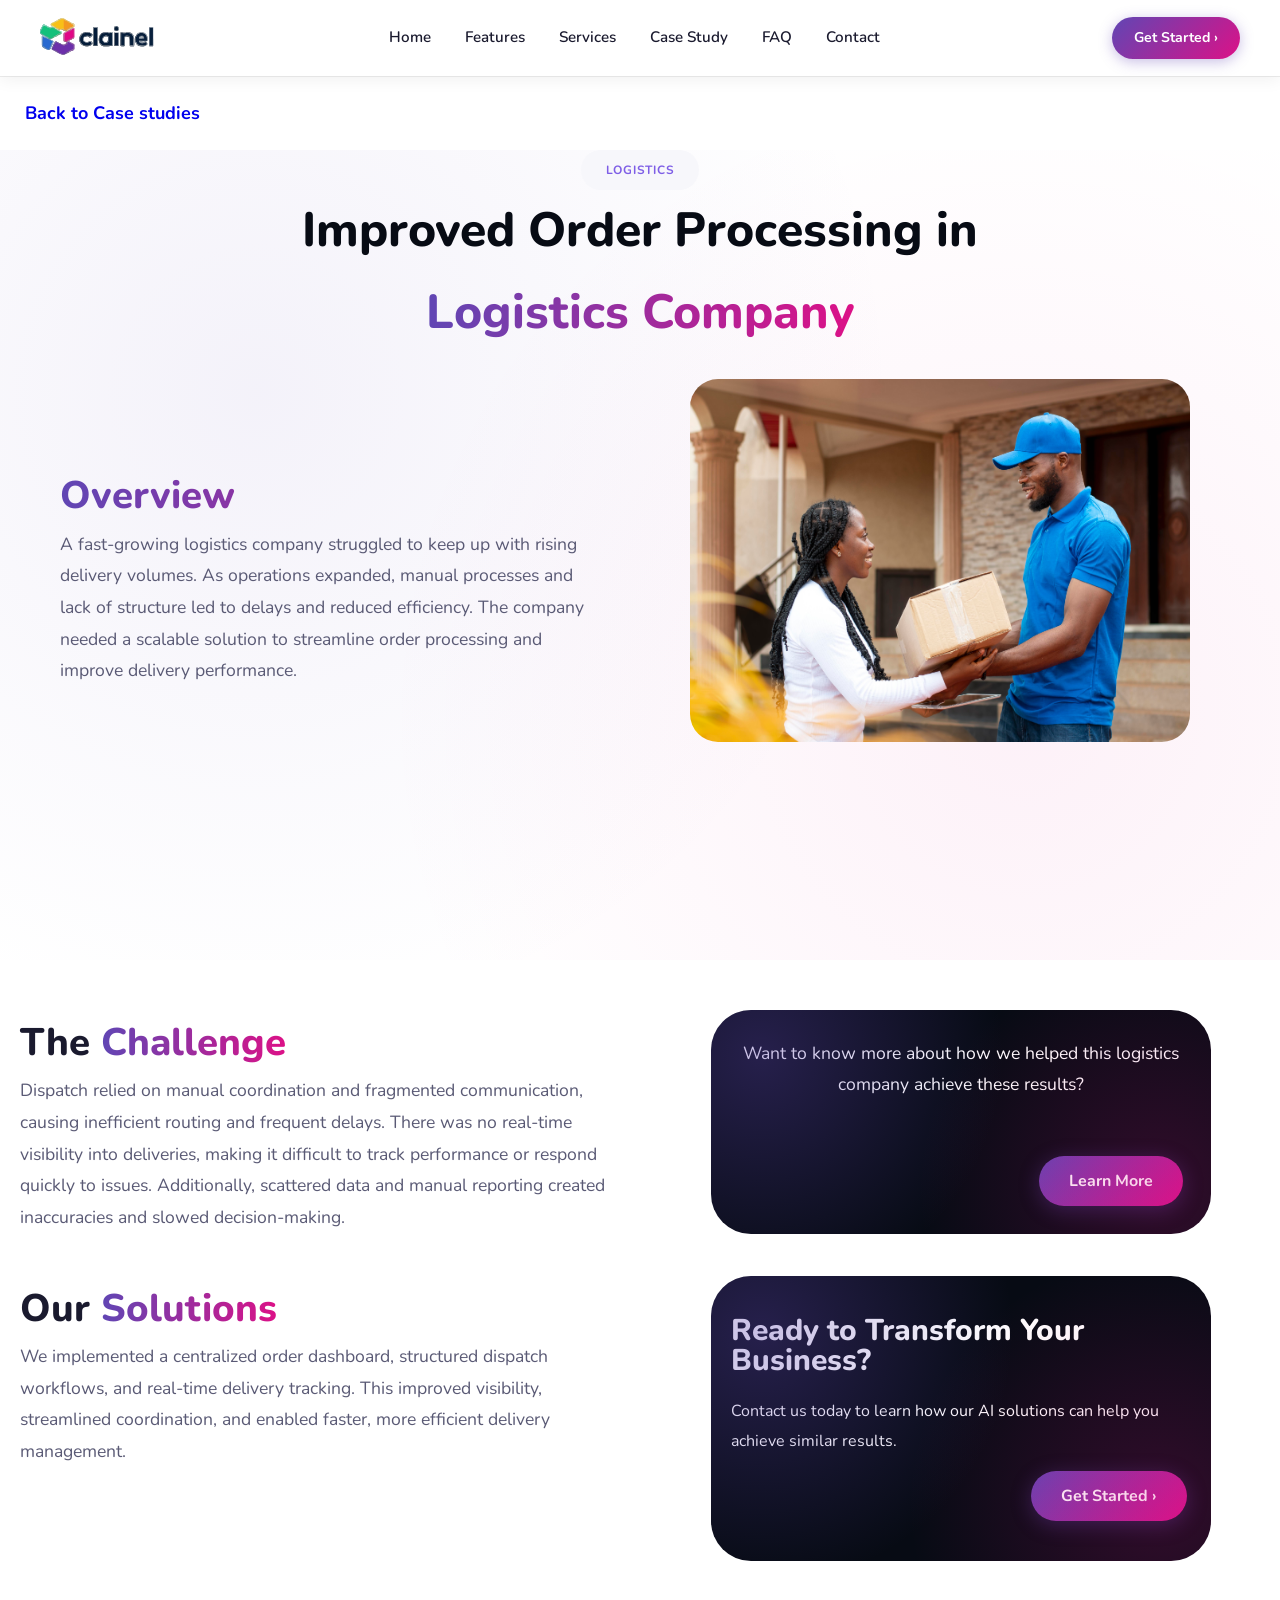
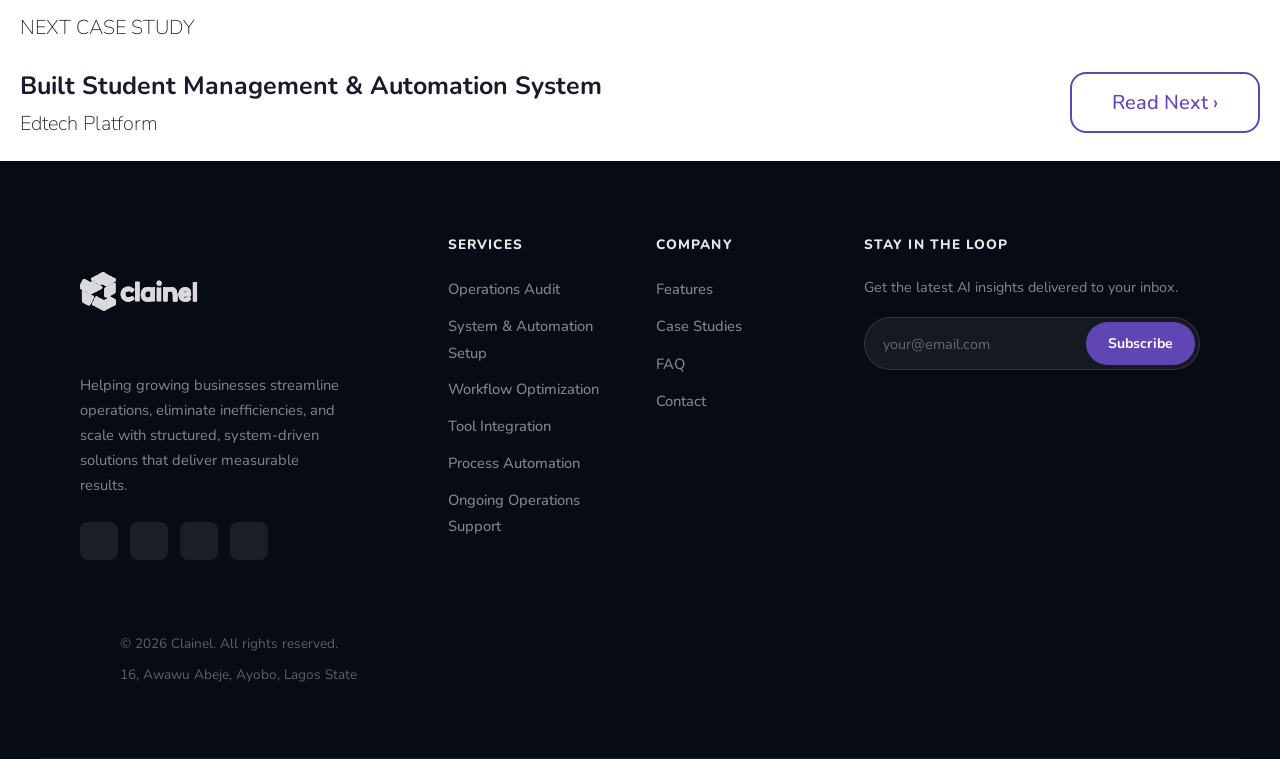
<file: logistics.html>
<html lang="en">
<head>
    <meta charset="UTF-8">
    <meta name="viewport" content="width=device-width, initial-scale=1.0">

    <!-- Favicon -->
    <link rel="icon" type="image/svg+xml" href="./imgs/favicon (2).svg">
    <link rel="icon" type="image/png" href="./imgs/CLAINEL_LOGO.png">
    <link rel="apple-touch-icon" href="./imgs/white_clainel_LOGO.png">

        <!-- Flaticon Icon CDN -->
        <link rel="stylesheet"
            href="https://cdn-uicons.flaticon.com/3.0.0/uicons-regular-rounded/css/uicons-regular-rounded.css">
        <link rel="stylesheet" href="https://cdn-uicons.flaticon.com/3.0.0/uicons-solid-rounded/css/uicons-solid-rounded.css">
        <link rel="stylesheet" href="https://cdn-uicons.flaticon.com/3.0.0/uicons-brands/css/uicons-brands.css">

    <link rel="stylesheet" href="logistics.css">
    <title>Case Study</title>
</head>
<body>
        <!-- ─── Navbar ─────────────────────────────────────────────────── -->
        <nav class="container" id="navbar" aria-label="Main navigation">
        
            <!-- Fixed-height top bar: logo | links | CTA | toggle -->
            <div class="nav-bar">
                <div class="img1">
                    <a href="./">
                        <img src="./imgs/CLAINEL_LOGO_edit.svg" alt="Clainel logo">
                    </a>
                </div>
        
                <!-- Desktop links -->
                <div class="content">
                    <ul>
                        <li><a href="index.html#Home">Home</a></li>
                        <li><a href="index.html#Features">Features</a></li>
                        <li><a href="index.html#Services">Services</a></li>
                        <li><a href="index.html#Case-Study">Case Study</a></li>
                        <li><a href="index.html#FAQ">FAQ</a></li>
                        <li><a href="index.html#Contact">Contact</a></li>
                    </ul>
                </div>
        
                <!-- Desktop CTA -->
                <div class="nav-cta">
                    <a href="index.html#Contact">Get Started &rsaquo;</a>
                </div>
        
                <!-- Hamburger / Close toggle -->
                <button id="nav-toggle" class="nav-toggle" aria-label="Toggle navigation" aria-expanded="false">
                    <i class="fi fi-rr-menu-burger nav-icon-open"></i>
                    <i class="fi fi-rr-cross nav-icon-close"></i>
                </button>
            </div>
        
            <!-- Mobile slide-down drawer -->
            <div class="nav-drawer" id="nav-drawer">
                <ul>
                    <li><a href="#Home">Home</a></li>
                    <li><a href="#Features">Features</a></li>
                    <li><a href="#Services">Services</a></li>
                    <li><a href="#Case-Study">Case Study</a></li>
                    <li><a href="#FAQ">FAQ</a></li>
                    <li><a href="#Contact">Contact</a></li>
                    <li class="mobile-cta-li"><a href="#Contact" class="mobile-cta-link">Get Started &rsaquo;</a></li>
                </ul>
            </div>
        
        </nav>

        <!-- Back to Case Studies -->
        <button class="sdbtn"><a href="index.html#Case-Study"><i class="fi fi-rr-angle-left"></i>Back to Case studies</a></button>

        <!-- Case Study Content HOME -->
        <div class="home">
            <div class="homeTop">
                <div class="case-tag">LOGISTICS</div>
            <h2>Improved Order Processing in <span>Logistics Company</span></h2>
            </div>
            <div class="homeOver">
                <div>
                <h2>Overview</h2>
                <p>A fast-growing logistics company struggled to keep up with rising delivery volumes. As operations expanded, manual
                processes and lack of structure led to delays and reduced efficiency. The company needed a scalable solution to streamline order processing and improve delivery performance.
                </p>
                </div>
                <img src="./imgs/logistics.jpeg" alt="Logistics image">
            </div>
        </div>

        <div class="middle">
            <div class="mid1">
                <h2>The <span>Challenge</span></h2>
                <p>Dispatch relied on manual coordination and fragmented communication, causing inefficient routing and frequent delays.
                There was no real-time visibility into deliveries, making it difficult to track performance or respond quickly to
                issues. Additionally, scattered data and manual reporting created inaccuracies and slowed decision-making.
                </p>
            </div>
            <div class="mid2">
                <p> Want to know more about how we helped this logistics company achieve these results? 
                </p>
                <button class="mid2BTN"><a href="./files/Logistics.pdf" download="#">    
                Learn More</a></button>
            </div>
            <div class="mid3">
                <h2>Our <span>Solutions</span></h2>
                <p>We implemented a centralized order dashboard, structured dispatch workflows, and real-time delivery tracking. This
                improved visibility, streamlined coordination, and enabled faster, more efficient delivery management.
                </p>
            </div>
            <div class="ready">
                <h2>Ready to Transform Your Business?</h2>
                <p>Contact us today to learn how our AI solutions can help you achieve similar results.</p>
                <button class="readyBTN"><a href="#Contact">Get Started &rsaquo;</a></button>
            </div>
        </div>

        <!-- Next Case Study -->
        <h2 class="next">NEXT CASE STUDY</h2>
        <div class="nextCase">
            <div class="nextCase1">
                <h2>Built Student Management & Automation System</h2>
                <h3>Edtech Platform</h3>
            </div>
            <div>
                <button class="nextBTN"><a href="./learning">Read Next &rsaquo;</a></button>
            </div>
        </div>

            <!-- ─── Footer ────────────────────────────────────────────────── -->
            <footer id="Footer">
                <div class="footer-inner">
                    <div class="footer-brand">
                        <img src="./imgs/CLAINEL_LOGO_edit.svg" alt="Clainel logo" class="footer-logo">
                        <p>Helping growing businesses streamline operations, eliminate inefficiencies, and scale with structured, system-driven solutions that deliver measurable results.</p>
                        <div class="footer-socials">
                            <a href="#" aria-label="Facebook"><i class="fi fi-brands-facebook"></i></a>
                            <a href="#" aria-label="X / Twitter"><i class="fi fi-brands-twitter-alt"></i></a>
                            <a href="#" aria-label="LinkedIn"><i class="fi fi-brands-linkedin"></i></a>
                            <a href="#" aria-label="Instagram"><i class="fi fi-brands-instagram"></i></a>
                        </div>
                    </div>
            
                    <div class="footer-col">
                        <h4>Services</h4>
                        <ul>
                        <li><a href="#Services">Operations Audit</a></li>
                        <li><a href="#Services">System &amp; Automation Setup</a></li>
                        <li><a href="#Services">Workflow Optimization</a></li>
                        <li><a href="#Services">Tool Integration</a></li>
                        <li><a href="#Services">Process Automation</a></li>
                        <li><a href="#Services">Ongoing Operations Support</a></li>
                        </ul>
                    </div>
            
                    <div class="footer-col">
                        <h4>Company</h4>
                        <ul>
                            <li><a href="#Features">Features</a></li>
                            <li><a href="#Case-Study">Case Studies</a></li>
                            <li><a href="#FAQ">FAQ</a></li>
                            <li><a href="#Contact">Contact</a></li>
                        </ul>
                    </div>
            
                    <div class="footer-newsletter">
                        <h4>Stay in the Loop</h4>
                        <p>Get the latest AI insights delivered to your inbox.</p>
                <form class="newsletter-form" action="https://formspree.io/f/xwvrgonv" method="POST" novalidate>
                    <div class="newsletter-row">
                        <label for="newsletter"></label>
                        <input type="email" id="newsletter" name="Email" placeholder="your@email.com" aria-label="Email for newsletter"
                            required>
                        <button type="submit">Subscribe</button>
                    </div>
                </form>
                </div>
            
                <div class="footer-bottom">
                    <p>&copy; 2026 Clainel. All rights reserved.</p>
                    <p>16, Awawu Abeje, Ayobo, Lagos State</p>
                </div>
            </footer>


    <script src="logistics.js"></script>
</body>
</html>
</file>
<file: style.css>
/* ═══════════════════════════════════════════════════════════════
   NUNITO FONT — local
═══════════════════════════════════════════════════════════════ */
@font-face {
  font-family: "Nunito";
  src: url("./fonts/Nunito/Nunito-ExtraLight.ttf");
  font-weight: 200;
  font-style: normal;
}
@font-face {
  font-family: "Nunito";
  src: url("./fonts/Nunito/Nunito-ExtraLightItalic.ttf");
  font-weight: 200;
  font-style: italic;
}
@font-face {
  font-family: "Nunito";
  src: url("./fonts/Nunito/Nunito-Light.ttf");
  font-weight: 300;
  font-style: normal;
}
@font-face {
  font-family: "Nunito";
  src: url("./fonts/Nunito/Nunito-LightItalic.ttf");
  font-weight: 300;
  font-style: italic;
}
@font-face {
  font-family: "Nunito";
  src: url("./fonts/Nunito/Nunito-Regular.ttf");
  font-weight: 400;
  font-style: normal;
}
@font-face {
  font-family: "Nunito";
  src: url("./fonts/Nunito/Nunito-Italic.ttf");
  font-weight: 400;
  font-style: italic;
}
@font-face {
  font-family: "Nunito";
  src: url("./fonts/Nunito/Nunito-Medium.ttf");
  font-weight: 500;
  font-style: normal;
}
@font-face {
  font-family: "Nunito";
  src: url("./fonts/Nunito/Nunito-MediumItalic.ttf");
  font-weight: 500;
  font-style: italic;
}
@font-face {
  font-family: "Nunito";
  src: url("./fonts/Nunito/Nunito-SemiBold.ttf");
  font-weight: 600;
  font-style: normal;
}
@font-face {
  font-family: "Nunito";
  src: url("./fonts/Nunito/Nunito-SemiBoldItalic.ttf");
  font-weight: 600;
  font-style: italic;
}
@font-face {
  font-family: "Nunito";
  src: url("./fonts/Nunito/Nunito-Bold.ttf");
  font-weight: 700;
  font-style: normal;
}
@font-face {
  font-family: "Nunito";
  src: url("./fonts/Nunito/Nunito-BoldItalic.ttf");
  font-weight: 700;
  font-style: italic;
}
@font-face {
  font-family: "Nunito";
  src: url("./fonts/Nunito/Nunito-ExtraBold.ttf");
  font-weight: 800;
  font-style: normal;
}
@font-face {
  font-family: "Nunito";
  src: url("./fonts/Nunito/Nunito-ExtraBoldItalic.ttf");
  font-weight: 800;
  font-style: italic;
}
@font-face {
  font-family: "Nunito";
  src: url("./fonts/Nunito/Nunito-Black.ttf");
  font-weight: 900;
  font-style: normal;
}
@font-face {
  font-family: "Nunito";
  src: url("./fonts/Nunito/Nunito-BlackItalic.ttf");
  font-weight: 900;
  font-style: italic;
}

/* ═══════════════════════════════════════════════════════════════
  Montserrat FONT — local
═══════════════════════════════════════════════════════════════ */

@font-face {
  font-family: "Montserrat-Regular";
  src: url("./fonts/Montserrat/Montserrat-Regular.ttf");
}
@font-face {
  font-family: "Montserrat-Medium";
  src: url("./fonts/Montserrat/Montserrat-Medium.ttf");
}
@font-face {
  font-family: "Montserrat-Bold";
  src: url("./fonts/Montserrat/Montserrat-Bold.ttf");
}
@font-face {
  font-family: "Montserrat-ExtraBold";
  src: url("./fonts/Montserrat/Montserrat-ExtraBold.ttf");
}
@font-face {
  font-family: "Montserrat-Semibold";
  src: url("./fonts/Montserrat/Montserrat-Semibold.ttf");
}
@font-face {
  font-family: "Montserrat-Black";
  src: url("./fonts/Montserrat/Montserrat-Black.ttf");
}


/* ═══════════════════════════════════════════════════════════════
  DESIGN TOKENS
═══════════════════════════════════════════════════════════════ */
:root {
  --clr-primary: #6046b4;
  --clr-primary-lt: #7e5ee6;
  --clr-accent: #dc1187;
  --clr-gold: #f5b023;
  --clr-green: #1dbf7c;
  --clr-dark: #070b14;
  --clr-text: #1a1a2e;
  --clr-muted: #5a5a75;
  --clr-bg: #ffffff;
  --clr-surface: #f7f7fb;

  --radius-sm: 8px;
  --radius-md: 16px;
  --radius-lg: 28px;
  --radius-xl: 40px;

  --shadow-sm: 0 2px 8px rgba(0, 0, 0, 0.06);
  --shadow-md: 0 6px 24px rgba(0, 0, 0, 0.1);
  --shadow-lg: 0 12px 40px rgba(0, 0, 0, 0.14);

  --font: "Nunito", sans-serif;
  --transition: 0.3s ease;
}

/* ═══════════════════════════════════════════════════════════════
  RESET & BASE
═══════════════════════════════════════════════════════════════ */
*,
*::before,
*::after {
  box-sizing: border-box;
  margin: 0;
  padding: 0;
}

html {
  scroll-behavior: smooth;
}

body {
  font-family: var(--font);
  font-size: 16px;
  color: var(--clr-text);
  background: var(--clr-bg);
  line-height: 1.7;
  -webkit-font-smoothing: antialiased;
}

img,
picture,
video {
  max-width: 100%;
  height: auto;
  display: block;
}

section {
  scroll-margin-top: 80px;
}

/* Shared gradient span */
span.gradient,
span {
  background: linear-gradient(90deg, var(--clr-primary), var(--clr-accent));
  -webkit-background-clip: text;
  -webkit-text-fill-color: transparent;
  background-clip: text;
  font-weight: 800;
}

/* Section typography helpers */
.section-title {
  text-align: center;
  font-size: clamp(2rem, 4vw, 3rem);
  font-weight: 800;
  color: var(--clr-dark);
  margin-bottom: 12px;
}

.section-subtitle {
  text-align: center;
  font-size: 1.1rem;
  color: var(--clr-muted);
  max-width: 600px;
  margin: 0 auto 48px;
}

/* Buttons */
.btn-primary {
  display: inline-block;
  padding: 14px 36px;
  background: linear-gradient(135deg, var(--clr-primary), var(--clr-accent));
  color: #fff;
  font-family: var(--font);
  font-size: 1rem;
  font-weight: 700;
  border: none;
  border-radius: 50px;
  cursor: pointer;
  text-decoration: none;
  transition:
    transform var(--transition),
    box-shadow var(--transition);
  box-shadow: 0 4px 20px rgba(96, 70, 180, 0.35);
}
.btn-primary:hover {
  transform: translateY(-3px);
  box-shadow: 0 8px 28px rgba(96, 70, 180, 0.45);
}

/* ───────────────────────────────────────────────────────────────
   SCROLL FADE-IN
─────────────────────────────────────────────────────────────── */
.fade-in {
  opacity: 0;
  transform: translateY(28px);
  transition:
    opacity 0.7s ease-out,
    transform 0.7s ease-out;
}
.fade-in-visible {
  opacity: 1;
  transform: none;
}

/* ═══════════════════════════════════════════════════════════════
   NAVBAR
═══════════════════════════════════════════════════════════════ */

/* Outer nav strip – sticky bar */
.container {
  position: sticky;
  top: 0;
  left: 0;
  z-index: 999;
  width: 100%;
  background: rgba(255, 255, 255, 0.97);
  backdrop-filter: blur(14px);
  -webkit-backdrop-filter: blur(14px);
  box-shadow:
    0 1px 0 rgba(0, 0, 0, 0.07),
    0 4px 16px rgba(0, 0, 0, 0.06);
  /* Do NOT set height or flex here – the inner .nav-bar handles that */
}

/* Inner row that constrains the logo / links / CTA / toggle to 76px */
.nav-bar {
  display: flex;
  align-items: center;
  justify-content: space-between;
  height: 76px;
  padding: 0 40px;
  gap: 16px;
}

/* ── Logo ── */
.img1 {
  width: 116px;
  flex-shrink: 0;
  display: flex;
  align-items: center;
}
.img1 a {
  display: block;
  line-height: 0;
  text-decoration: none;
}
.img1 img {
  width: 100%;
  height: auto;
}

/* ── Desktop links (centre) ── */
.content {
  display: flex;
  align-items: center;
  flex: 1;
  justify-content: center;
}

.content ul {
  list-style: none;
  display: flex;
  align-items: center;
  gap: 4px;
  margin: 0;
  padding: 0;
}

.content a {
  position: relative;
  color: var(--clr-text);
  font-size: 0.95rem;
  font-weight: 600;
  text-decoration: none;
  padding: 7px 15px;
  border-radius: 50px;
  white-space: nowrap;
  transition: color var(--transition);
}
.content a::after {
  content: "";
  position: absolute;
  bottom: 2px;
  left: 50%;
  transform: translateX(-50%) scaleX(0);
  width: calc(100% - 30px);
  height: 2px;
  border-radius: 2px;
  background: linear-gradient(90deg, var(--clr-primary), var(--clr-accent));
  transition: transform 0.25s ease;
}
.content a:hover {
  color: var(--clr-primary);
}
.content a:hover::after {
  transform: translateX(-50%) scaleX(1);
}

/* ── Desktop CTA button ── */
.nav-cta {
  flex-shrink: 0;
}
.nav-cta a {
  display: inline-block;
  padding: 9px 22px;
  background: linear-gradient(135deg, var(--clr-primary), var(--clr-accent));
  color: #fff;
  font-size: 0.88rem;
  font-weight: 700;
  border-radius: 50px;
  text-decoration: none;
  white-space: nowrap;
  box-shadow: 0 3px 14px rgba(96, 70, 180, 0.35);
  transition:
    transform var(--transition),
    box-shadow var(--transition);
}
.nav-cta a::after {
  display: none !important;
}
.nav-cta a:hover {
  transform: translateY(-2px);
  box-shadow: 0 6px 20px rgba(96, 70, 180, 0.45);
}

/* ── Hamburger button (hidden on desktop) ── */
.nav-toggle {
  display: none; /* hidden on desktop */
  flex-shrink: 0;
  align-items: center;
  justify-content: center;
  width: 42px;
  height: 42px;
  background: transparent;
  border: 1.5px solid rgba(96, 70, 180, 0.25);
  border-radius: var(--radius-sm);
  color: var(--clr-dark);
  font-size: 1.1rem;
  cursor: pointer;
  transition:
    background var(--transition),
    border-color var(--transition);
}
.nav-toggle:hover {
  background: rgba(96, 70, 180, 0.06);
  border-color: var(--clr-primary);
}

/* Icon swap – always scoped to the button itself */
.nav-icon-open,
.nav-icon-close {
  display: flex;
  align-items: center;
  justify-content: center;
  line-height: 1;
}
.nav-icon-close {
  display: none;
} /* X hidden by default */
.container.nav-open .nav-icon-open {
  display: none;
}
.container.nav-open .nav-icon-close {
  display: flex;
}

/* ── Mobile drawer ── */
.nav-drawer {
  overflow: hidden;
  max-height: 0;
  opacity: 0;
  background: #fff;
  border-top: 1px solid rgba(96, 70, 180, 0.08);
  transition:
    max-height 0.36s cubic-bezier(0.4, 0, 0.2, 1),
    opacity 0.28s ease;
}
.container.nav-open .nav-drawer {
  max-height: 460px;
  opacity: 1;
}

.nav-drawer ul {
  list-style: none;
  margin: 0;
  padding: 8px 0 12px;
}
.nav-drawer ul li {
  width: 100%;
}

.nav-drawer a {
  display: block;
  padding: 13px 24px;
  font-size: 1rem;
  font-weight: 700;
  color: var(--clr-text);
  text-decoration: none;
  border-bottom: 1px solid rgba(96, 70, 180, 0.05);
  transition:
    background var(--transition),
    color var(--transition),
    padding-left var(--transition);
}
.nav-drawer ul li:last-child a {
  border-bottom: none;
}
.nav-drawer a:hover {
  background: rgba(96, 70, 180, 0.06);
  color: var(--clr-primary);
  padding-left: 32px;
}

/* Mobile CTA pill inside drawer */
.mobile-cta-li {
  padding: 12px 20px 4px;
}
.mobile-cta-link {
  display: inline-block !important;
  padding: 11px 28px !important;
  background: linear-gradient(
    135deg,
    var(--clr-primary),
    var(--clr-accent)
  ) !important;
  color: #fff !important;
  border-radius: 50px !important;
  font-weight: 700 !important;
  border-bottom: none !important;
  box-shadow: 0 4px 14px rgba(96, 70, 180, 0.35);
}
.mobile-cta-link:hover {
  padding-left: 28px !important;
  box-shadow: 0 6px 20px rgba(96, 70, 180, 0.45) !important;
}

/* ── Responsive breakpoints ── */
@media (max-width: 768px) {
  .nav-bar {
    height: 68px;
    padding: 0 20px;
  }
  .nav-toggle {
    display: inline-flex;
  }
  .nav-cta {
    display: none;
  } /* desktop CTA hidden */
  .content {
    display: none;
  } /* desktop link list hidden */
}

@media (min-width: 769px) {
  .nav-drawer {
    display: none;
  } /* drawer never shows on desktop */
}

/* ── Logo link: remove underline / colour ── */
.img1 a {
  display: block;
  line-height: 0;
}

/* ── Mobile-only CTA in drawer ── */
.mobile-cta-li {
  padding: 14px 20px 6px !important;
  border-bottom: none !important;
}
.mobile-cta-link {
  display: inline-block !important;
  width: auto !important;
  padding: 11px 28px !important;
  background: linear-gradient(
    135deg,
    var(--clr-primary),
    var(--clr-accent)
  ) !important;
  color: #fff !important;
  border-radius: 50px !important;
  font-weight: 700 !important;
  border-bottom: none !important;
  box-shadow: 0 4px 14px rgba(96, 70, 180, 0.35);
  transition:
    transform var(--transition),
    box-shadow var(--transition) !important;
}
.mobile-cta-link:hover {
  transform: translateY(-2px) !important;
  padding-left: 28px !important; /* override the indent effect on hover */
  box-shadow: 0 6px 20px rgba(96, 70, 180, 0.45) !important;
}

/* Hide mobile CTA on desktop */
@media (min-width: 769px) {
  .mobile-cta-li {
    display: none !important;
  }
}

/* ═══════════════════════════════════════════════════════════════
   HOME / HERO
═══════════════════════════════════════════════════════════════ */
.hero {
  background-image: url('./imgs/Industries.jpg');
  position: relative;  
  background-repeat: no-repeat;
  background-size: cover;
  background-position: center;
  height: calc( 100vh - 10vh);
}

.hero::before {
  content: "";
  position: absolute;
  inset: 0;
  background: linear-gradient(to bottom, rgb(255, 255, 255, 0.8), rgba(188, 188, 188, 0.9) 60%, rgba(255, 255, 255, 0.8), rgb(239, 239, 239));
}

.grid-container {
  min-height: calc(100vh - 80px);
  display: flex;
  align-items: center;
  justify-content: center;
  text-align: center;
  padding: 80px 24px 60px;
}

.home-text {
  max-width: 760px;
  position: relative;
}

.home-text h1 {
  font-size: clamp(2.4rem, 5.5vw, 4rem);
  font-weight: 900;
  color: var(--clr-dark);
  line-height: 1.05;
  letter-spacing: -0.03em;
  margin-bottom: 24px;
}

.home-text p {
  font-size: 1.15rem;
  color: var(--clr-text);
  max-width: 580px;
  margin: 0 auto 40px;
}

/* ═══════════════════════════════════════════════════════════════
   LEADING COMPANIES
═══════════════════════════════════════════════════════════════ */
#Leading-Companies {
  background: var(--clr-surface);
  padding: 60px 24px;
}

.leading-companies h2 {
  text-align: center;
  font-size: clamp(1.4rem, 3vw, 2rem);
  font-weight: 700;
  color: var(--clr-dark);
  margin-bottom: 36px;
}

.company-logos {
  width: 100%;
  max-width: 880px;
  margin: 0 auto;
  overflow: hidden;
  position: relative;
}

.company-logos-track {
  display: flex;
  align-items: center;
  gap: 32px;
  animation: logos-scroll 22s linear infinite;
  will-change: transform;
}
.company-logos-track:hover {
  animation-play-state: paused;
}

.company-logos img {
  flex: 0 0 140px;
  width: 140px;
  height: auto;
  opacity: 0.75;
  transition: opacity var(--transition);
}
.company-logos img:hover {
  opacity: 1;
}

@keyframes logos-scroll {
  0% {
    transform: translateX(0);
  }
  100% {
    transform: translateX(-50%);
  }
}

@media (max-width: 600px) {
  .company-logos {
    max-width: 100%;
  }
  .company-logos img {
    flex: 0 0 90px;
    width: 90px;
  }
  .company-logos-track {
    gap: 16px;
    animation-duration: 14s;
  }
}

/* ═══════════════════════════════════════════════════════════════
   FEATURES
═══════════════════════════════════════════════════════════════ */
#Features {
  background: var(--clr-bg);
  padding: 80px 24px;
}

.generalf {
  display: grid;
  grid-template-columns: 1fr 1fr;
  gap: 60px;
  align-items: center;
  max-width: 1100px;
  margin: 0 auto;
}

.feature-image img {
  border-radius: var(--radius-lg);
  object-fit: cover;
  max-height: 520px;
  width: 100%;
  box-shadow: var(--shadow-lg);
}

.feature-text h2 {
  font-size: clamp(1.8rem, 3.5vw, 2.6rem);
  font-weight: 800;
  color: var(--clr-dark);
  margin-bottom: 16px;
  line-height: 1.2;
}

.feature-text > p {
  font-size: 1rem;
  color: var(--clr-muted);
  margin-bottom: 28px;
}

.feature-list {
  list-style: none;
  display: flex;
  flex-direction: column;
  gap: 14px;
  margin-bottom: 36px;
}

.feature-list li {
  display: flex;
  align-items: center;
  gap: 12px;
  font-size: 1rem;
  font-weight: 600;
  color: var(--clr-text);
}

.feature-check {
  color: var(--clr-green);
  font-size: 1.2rem;
  flex-shrink: 0;
}

.feature-btns {
  display: flex;
  gap: 14px;
  flex-wrap: wrap;
}

.btn-store {
  display: inline-flex;
  align-items: center;
  gap: 8px;
  padding: 12px 24px;
  background: var(--clr-dark);
  color: #fff;
  font-family: var(--font);
  font-size: 0.9rem;
  font-weight: 700;
  border: none;
  border-radius: 50px;
  cursor: pointer;
  transition:
    background var(--transition),
    transform var(--transition);
}
.btn-store:hover {
  background: var(--clr-primary);
  transform: translateY(-2px);
}

@media (max-width: 900px) {
  .generalf {
    grid-template-columns: 1fr;
  }
}

/* ═══════════════════════════════════════════════════════════════
   SERVICES CARDS
═══════════════════════════════════════════════════════════════ */
#Services {
  background: var(--clr-surface);
  padding: 80px 24px;
}

.pricing {
  max-width: 1100px;
  margin: 0 auto;
}

.pricing-cards {
  display: grid;
  grid-template-columns: repeat(3, 1fr);
  gap: 28px;
}

.card {
  background: var(--clr-bg);
  border-radius: var(--radius-md);
  padding: 36px 28px;
  display: flex;
  flex-direction: column;
  align-items: flex-start;
  gap: 16px;
  box-shadow: var(--shadow-sm);
  border: 1.5px solid transparent;
  transition:
    transform var(--transition),
    box-shadow var(--transition),
    border-color var(--transition);
  position: relative;
  overflow: hidden;
}

.card::before {
  content: "";
  position: absolute;
  inset: 0;
  border-radius: var(--radius-md);
  background: linear-gradient(
    135deg,
    rgba(96, 70, 180, 0.04),
    rgba(220, 17, 135, 0.03)
  );
  opacity: 0;
  transition: opacity var(--transition);
}

.card:hover {
  transform: translateY(-8px);
  box-shadow: var(--shadow-lg);
  border-color: rgba(96, 70, 180, 0.25);
}
.card:hover::before {
  opacity: 1;
}

.card-icon {
  width: 56px;
  height: 56px;
  border-radius: var(--radius-sm);
  display: flex;
  align-items: center;
  justify-content: center;
  font-size: 1.5rem;
  flex-shrink: 0;
  transition: transform var(--transition);
}
.card:hover .card-icon {
  transform: scale(1.12) rotate(-4deg);
}

.icon-purple {
  background: rgba(96, 70, 180, 0.12);
  color: var(--clr-primary);
}
.icon-yellow {
  background: rgba(245, 176, 35, 0.15);
  color: var(--clr-gold);
}
.icon-green {
  background: rgba(29, 191, 124, 0.12);
  color: var(--clr-green);
}
.icon-pink {
  background: rgba(220, 17, 135, 0.1);
  color: var(--clr-accent);
}

.card h3 {
  font-size: 1.1rem;
  font-weight: 700;
  color: var(--clr-dark);
  transition: color var(--transition);
}
.card:hover h3 {
  color: var(--clr-primary);
}

.card-desc {
  font-size: 0.95rem;
  color: var(--clr-muted);
  line-height: 1.65;
}

@media (max-width: 900px) {
  .pricing-cards {
    grid-template-columns: repeat(2, 1fr);
  }
}
@media (max-width: 600px) {
  .pricing-cards {
    grid-template-columns: 1fr;
  }
}

/* ═══════════════════════════════════════════════════════════════
   CASE STUDY / PROVEN RESULTS
═══════════════════════════════════════════════════════════════ */
#Case-Study {
  background: var(--clr-bg);
  padding: 80px 24px;
}

.Study {
  max-width: 1100px;
  margin: 0 auto;
}

.case-studies {
  display: grid;
  grid-template-columns: repeat(3, 1fr);
  gap: 28px;
}

.case-card {
  background: var(--clr-bg);
  border-radius: var(--radius-md);
  padding: 32px 28px;
  box-shadow: var(--shadow-sm);
  display: flex;
  flex-direction: column;
  gap: 14px;
  border-top: 5px solid transparent;
  transition:
    transform var(--transition),
    box-shadow var(--transition);
  position: relative;
}
.case-card:hover {
  transform: translateY(-8px);
  box-shadow: var(--shadow-lg);
}

.card1 {
  border-top-color: var(--clr-primary);
}
.card2 {
  border-top-color: var(--clr-gold);
}
.card3 {
  border-top-color: var(--clr-green);
}

.case-tag {
  display: inline-block;
  font-size: 0.75rem;
  font-weight: 700;
  letter-spacing: 0.06em;
  text-transform: uppercase;
  padding: 4px 12px;
  border-radius: 50px;
  background: var(--clr-surface);
  color: var(--clr-muted);
  align-self: flex-start;
}

.case-card h3 {
  font-size: 1.15rem;
  font-weight: 800;
  color: var(--clr-dark);
}

.case-card p {
  font-size: 0.95rem;
  color: var(--clr-muted);
  line-height: 1.65;
  flex: 1;
}

.case-metric {
  font-size: 1rem;
  font-weight: 700;
  color: var(--clr-text);
  padding: 12px 0;
  border-top: 1px solid var(--clr-surface);
}

.case-metric span {
  font-size: 2rem;
  font-weight: 900;
  /* resets the gradient override */
  background: linear-gradient(90deg, var(--clr-primary), var(--clr-accent));
  -webkit-background-clip: text;
  -webkit-text-fill-color: transparent;
  background-clip: text;
  margin-right: 4px;
}

.sdbtn {
  display: inline-flex;
  align-items: center;
  gap: 6px;
  background: transparent;
  border: none;
  color: var(--clr-primary);
  font-family: var(--font);
  font-size: 0.9rem;
  font-weight: 700;
  cursor: pointer;
  padding: 0;
  transition:
    gap var(--transition),
    color var(--transition);
}

.sdbtn a {
  text-decoration: none;
  color: inherit;
}
.sdbtn:hover {
  gap: 10px;
  color: var(--clr-accent);
}

@media (max-width: 900px) {
  .case-studies {
    grid-template-columns: 1fr;
    max-width: 480px;
    margin: 0 auto;
  }
}
@media (max-width: 600px) {
  .case-studies {
    grid-template-columns: 1fr;
  }
}

/* ═══════════════════════════════════════════════════════════════
   FAQ
═══════════════════════════════════════════════════════════════ */
#FAQ {
  background: var(--clr-surface);
  padding: 80px 24px;
}

.faq {
  max-width: 760px;
  margin: 0 auto;
}

.faq-list {
  display: flex;
  flex-direction: column;
  gap: 14px;
  position: relative;
}

.faq-item {
  background: var(--clr-bg);
  border-radius: var(--radius-md);
  box-shadow: var(--shadow-sm);
  overflow: hidden;
  border: 1.5px solid transparent;
  transition:
    border-color var(--transition),
    box-shadow var(--transition);
}
.faq-item.open {
  border-color: rgba(96, 70, 180, 0.25);
  box-shadow: var(--shadow-md);
}

.faq-trigger {
  width: 100%;
  display: flex;
  align-items: center;
  justify-content: space-between;
  gap: 16px;
  padding: 20px 24px;
  background: transparent;
  border: none;
  cursor: pointer;
  font-family: var(--font);
  font-size: 1rem;
  font-weight: 700;
  color: var(--clr-dark);
  text-align: left;
  transition: color var(--transition);
}
.faq-item.open .faq-trigger {
  color: var(--clr-primary);
}
.faq-trigger:hover {
  color: var(--clr-primary);
}

.faq-icon {
  font-size: 0.85rem;
  flex-shrink: 0;
  color: var(--clr-muted);
  transition:
    transform 0.35s ease,
    color var(--transition);
}
.faq-item.open .faq-icon {
  transform: rotate(180deg);
  color: var(--clr-primary);
}

.faq-answer {
  max-height: 0;
  overflow: hidden;
  transition:
    max-height 0.4s ease,
    padding 0.4s ease;
}
.faq-item.open .faq-answer {
  max-height: 300px;
}

.faq-answer p {
  padding: 0 24px 20px;
  font-size: 0.97rem;
  color: var(--clr-muted);
  line-height: 1.7;
}

.hidden {
  display: none;
}

.show-more-btn {
  width: max-content;
  display: flex;
  align-items: center;
  justify-content: center;
  background-color: transparent;
  border-radius: none;
  padding: 16px 24px;
  color: var(--clr-primary);
  border: none;
  font-family: var(--font);
  font-size: 1.2rem;
  font-weight: 600;
  cursor: pointer;
  transition: background-color var(--transition);
  position: absolute;
  bottom: 0;
  right: 0;
  top: 100%;
  margin-top: 20px;
}

.show-more-btn:hover {
  color: var(--clr-primary-lt);
}

.show-more-btn i {
  transition: transform 0.3s ease;
}

.show-more-btn.expanded i {
  transform: rotate(180deg);
}

/* ═══════════════════════════════════════════════════════════════
   CONTACT
═══════════════════════════════════════════════════════════════ */
#Contact {
  background: var(--clr-bg);
  padding: 80px 24px;
}

.contact {
  display: grid;
  grid-template-columns: 1fr 1.2fr;
  gap: 60px;
  align-items: start;
  max-width: 1100px;
  margin: 0 auto;
  background: var(--clr-dark);
  border-radius: var(--radius-xl);
  padding: 60px 56px;
  position: relative;
  overflow: hidden;
}

.contact::before {
  content: "";
  position: absolute;
  inset: 0;
  background:
    radial-gradient(
      circle at 10% 20%,
      rgba(96, 70, 180, 0.35) 0%,
      transparent 50%
    ),
    radial-gradient(
      circle at 90% 80%,
      rgba(220, 17, 135, 0.2) 0%,
      transparent 50%
    );
  pointer-events: none;
}

.contact-info {
  position: relative;
  z-index: 1;
}

.contact-info h2 {
  font-size: clamp(1.6rem, 3vw, 2.4rem);
  font-weight: 800;
  color: #fff;
  line-height: 1.25;
  margin-bottom: 12px;
}

.contact-sub {
  font-size: 1rem;
  color: rgba(255, 255, 255, 0.65);
  margin-bottom: 40px;
}

.contact-detail {
  display: flex;
  align-items: flex-start;
  gap: 16px;
  margin-bottom: 28px;
}

.contact-detail-icon {
  width: 44px;
  height: 44px;
  border-radius: var(--radius-sm);
  background: rgba(255, 255, 255, 0.1);
  display: flex;
  align-items: center;
  justify-content: center;
  font-size: 1.1rem;
  color: #fff;
  flex-shrink: 0;
}

.detail-label {
  font-size: 0.8rem;
  color: rgba(255, 255, 255, 0.5);
  font-weight: 600;
  text-transform: uppercase;
  letter-spacing: 0.05em;
  margin-bottom: 4px;
}

.detail-value {
  font-size: 1rem;
  font-weight: 700;
  color: #fff;
}

/* Form */
.contact-form-wrap {
  position: relative;
  z-index: 1;
}

.contact-form {
  background: rgba(255, 255, 255, 0.06);
  border: 1px solid rgba(255, 255, 255, 0.12);
  border-radius: var(--radius-lg);
  padding: 36px 32px;
  backdrop-filter: blur(8px);
  display: flex;
  flex-direction: column;
  gap: 20px;
}

.form-group {
  display: flex;
  flex-direction: column;
  gap: 6px;
}

.form-group label {
  font-size: 0.85rem;
  font-weight: 700;
  color: rgba(255, 255, 255, 0.7);
  text-transform: uppercase;
  letter-spacing: 0.05em;
}

.form-group input,
.form-group textarea {
  background: rgba(255, 255, 255, 0.08);
  border: 1.5px solid rgba(255, 255, 255, 0.15);
  border-radius: var(--radius-sm);
  padding: 13px 16px;
  color: #fff;
  font-family: var(--font);
  font-size: 1rem;
  outline: none;
  transition:
    border-color var(--transition),
    background var(--transition);
}
.form-group input::placeholder,
.form-group textarea::placeholder {
  color: rgba(255, 255, 255, 0.35);
}
.form-group input:focus,
.form-group textarea:focus {
  border-color: var(--clr-primary-lt);
  background: rgba(255, 255, 255, 0.12);
}
.form-group textarea {
  resize: vertical;
  min-height: 120px;
}

.btn-submit {
  display: inline-flex;
  align-items: center;
  justify-content: center;
  gap: 10px;
  padding: 15px 32px;
  background: linear-gradient(135deg, var(--clr-primary), var(--clr-accent));
  color: #fff;
  font-family: var(--font);
  font-size: 1rem;
  font-weight: 700;
  border: none;
  border-radius: 50px;
  cursor: pointer;
  transition:
    transform var(--transition),
    box-shadow var(--transition);
  box-shadow: 0 4px 20px rgba(96, 70, 180, 0.35);
  align-self: flex-start;
}
.btn-submit:hover {
  transform: translateY(-3px);
  box-shadow: 0 8px 30px rgba(96, 70, 180, 0.45);
}

@media (max-width: 900px) {
  .contact {
    grid-template-columns: 1fr;
    padding: 40px 28px;
    gap: 40px;
  }
}

/* ═══════════════════════════════════════════════════════════════
   FOOTER
═══════════════════════════════════════════════════════════════ */
#Footer {
  background: var(--clr-dark);
}

.footer-inner {
  display: grid;
  grid-template-columns: 2fr 1fr 1fr 2fr;
  gap: 48px;
  max-width: 1200px;
  margin: 0 auto;
  padding: 72px 40px 48px;
  border-bottom: 1px solid rgba(255, 255, 255, 0.08);
}


.footer-logo {
  width: 120px;
  margin-bottom: 20px;
  filter: brightness(0) invert(1);
  opacity: 0.85;
}

.footer-brand > p {
  font-size: 0.92rem;
  color: rgba(255, 255, 255, 0.5);
  line-height: 1.7;
  max-width: 260px;
  margin-bottom: 24px;
}

.footer-socials {
  display: flex;
  gap: 12px;
}
.footer-socials a {
  width: 38px;
  height: 38px;
  border-radius: var(--radius-sm);
  background: rgba(255, 255, 255, 0.08);
  display: flex;
  align-items: center;
  justify-content: center;
  color: rgba(255, 255, 255, 0.65);
  font-size: 1rem;
  text-decoration: none;
  transition:
    background var(--transition),
    color var(--transition),
    transform var(--transition);
}
.footer-socials a:hover {
  background: var(--clr-primary);
  color: #fff;
  transform: translateY(-3px);
}

.footer-col h4,
.footer-newsletter h4 {
  font-size: 0.85rem;
  font-weight: 800;
  color: rgba(255, 255, 255, 0.9);
  text-transform: uppercase;
  letter-spacing: 0.08em;
  margin-bottom: 20px;
}

.footer-col ul {
  list-style: none;
  display: flex;
  flex-direction: column;
  gap: 10px;
}
.footer-col a {
  color: rgba(255, 255, 255, 0.5);
  text-decoration: none;
  font-size: 0.92rem;
  font-weight: 500;
  transition: color var(--transition);
}
.footer-col a:hover {
  color: #fff;
}

.footer-newsletter > p {
  font-size: 0.9rem;
  color: rgba(255, 255, 255, 0.5);
  margin-bottom: 18px;
  line-height: 1.6;
}

.newsletter-row {
  display: flex;
  border-radius: 50px;
  overflow: hidden;
  background: rgba(255, 255, 255, 0.06);
  border: 1px solid rgba(255, 255, 255, 0.12);
}

.newsletter-row input {
  flex: 1;
  background: transparent;
  border: none;
  padding: 12px 18px;
  color: #fff;
  font-family: var(--font);
  font-size: 0.9rem;
  outline: none;
}
.newsletter-row input::placeholder {
  color: rgba(255, 255, 255, 0.35);
}

.newsletter-form {
  background: transparent;
  border: none;
}

.newsletter-row button {
  background: var(--clr-primary);
  color: #fff;
  border: none;
  padding: 12px 22px;
  font-family: var(--font);
  font-size: 0.88rem;
  font-weight: 700;
  cursor: pointer;
  border-radius: 50px;
  margin: 4px;
  transition: background var(--transition);
}
.newsletter-row button:hover {
  background: var(--clr-primary-lt);
}

.footer-bottom {
  max-width: 1200px;
  margin: 0 auto;
  padding: 24px 40px;
  display: flex;
  justify-content: space-between;
  align-items: center;
  flex-wrap: wrap;
  gap: 8px;
}

.footer-bottom p {
  font-size: 0.85rem;
  color: rgba(255, 255, 255, 0.35);
}

@media (max-width: 1024px) {
  .footer-inner {
    grid-template-columns: 1fr 1fr;
    gap: 36px;
  }
}
@media (max-width: 600px) {
  .footer-inner {
    grid-template-columns: 1fr;
    padding: 48px 24px 36px;
  }
  .footer-bottom {
    flex-direction: column;
    align-items: flex-start;
    padding: 20px 24px;
  }
}
</file>
<file: about/style.css>
/* ═══════════════════════════════════════════════════════════════
       NUNITO FONT — local
    ═══════════════════════════════════════════════════════════════ */
        @font-face {
            font-family: "Nunito";
            src: url("../fonts/Nunito/Nunito-ExtraLight.ttf");
            font-weight: 200;
            font-style: normal;
        }
    
        @font-face {
            font-family: "Nunito";
            src: url("../fonts/Nunito/Nunito-ExtraLightItalic.ttf");
            font-weight: 200;
            font-style: italic;
        }
    
        @font-face {
            font-family: "Nunito";
            src: url("../fonts/Nunito/Nunito-Light.ttf");
            font-weight: 300;
            font-style: normal;
        }
    
        @font-face {
            font-family: "Nunito";
            src: url("../fonts/Nunito/Nunito-LightItalic.ttf");
            font-weight: 300;
            font-style: italic;
        }
    
        @font-face {
            font-family: "Nunito";
            src: url("../fonts/Nunito/Nunito-Regular.ttf");
            font-weight: 400;
            font-style: normal;
        }
    
        @font-face {
            font-family: "Nunito";
            src: url("../fonts/Nunito/Nunito-Italic.ttf");
            font-weight: 400;
            font-style: italic;
        }
    
        @font-face {
            font-family: "Nunito";
            src: url("../fonts/Nunito/Nunito-Medium.ttf");
            font-weight: 500;
            font-style: normal;
        }
    
        @font-face {
            font-family: "Nunito";
            src: url("../fonts/Nunito/Nunito-MediumItalic.ttf");
            font-weight: 500;
            font-style: italic;
        }
    
        @font-face {
            font-family: "Nunito";
            src: url("../fonts/Nunito/Nunito-SemiBold.ttf");
            font-weight: 600;
            font-style: normal;
        }
    
        @font-face {
            font-family: "Nunito";
            src: url("../fonts/Nunito/Nunito-SemiBoldItalic.ttf");
            font-weight: 600;
            font-style: italic;
        }
    
        @font-face {
            font-family: "Nunito";
            src: url("../fonts/Nunito/Nunito-Bold.ttf");
            font-weight: 700;
            font-style: normal;
        }
    
        @font-face {
            font-family: "Nunito";
            src: url("../fonts/Nunito/Nunito-BoldItalic.ttf");
            font-weight: 700;
            font-style: italic;
        }
    
        @font-face {
            font-family: "Nunito";
            src: url("../fonts/Nunito/Nunito-ExtraBold.ttf");
            font-weight: 800;
            font-style: normal;
        }
    
        @font-face {
            font-family: "Nunito";
            src: url("../fonts/Nunito/Nunito-ExtraBoldItalic.ttf");
            font-weight: 800;
            font-style: italic;
        }
    
        @font-face {
            font-family: "Nunito";
            src: url("../fonts/Nunito/Nunito-Black.ttf");
            font-weight: 900;
            font-style: normal;
        }
    
        @font-face {
            font-family: "Nunito";
            src: url("../fonts/Nunito/Nunito-BlackItalic.ttf");
            font-weight: 900;
            font-style: italic;
        }
                :root {
                    --clr-primary: #6046b4;
                    --clr-primary-lt: #7e5ee6;
                    --clr-accent: #dc1187;
                    --clr-gold: #f5b023;
                    --clr-green: #1dbf7c;
                    --clr-dark: #070b14;
                    --clr-text: #1a1a2e;
                    --clr-muted: #5a5a75;
                    --clr-bg: #ffffff;
                    --clr-surface: #f7f7fb;
        
                    --radius-sm: 8px;
                    --radius-md: 16px;
                    --radius-lg: 28px;
                    --radius-xl: 40px;
        
                    --shadow-sm: 0 2px 8px rgba(0, 0, 0, 0.06);
                    --shadow-md: 0 6px 24px rgba(0, 0, 0, 0.1);
                    --shadow-lg: 0 12px 40px rgba(0, 0, 0, 0.14);
        
                    --font: "Nunito", sans-serif;
                    --transition: 0.3s ease;
                }
        
                /* ═══════════════════════════════════════════════════════════════
          RESET & BASE
        ═══════════════════════════════════════════════════════════════ */

        *,
        *::before,
        *::after {
            box-sizing: border-box;
            margin: 0;
            padding: 0;
        }
    
        html {
            scroll-behavior: smooth;
        }
    
        body {
            background: var(--clr-bg);
            color: var(--clr-text);
            font-family: var(--font);
            font-size: 16px;
            line-height: 1.7;
            overflow-x: hidden;
            -webkit-font-smoothing: antialiased;
        }
    
        /* ── Background picture ── */
        /* body::before {
            content: '';
            position: fixed;
            inset: 0;
            background-image: url("../imgs/Industries.jpg");
            background-size: cover;
            background-repeat: no-repeat;
            opacity: 0.4;
            background-position: center;
            pointer-events: none;
            z-index: 0;
        } */
                img,
                picture,
                video {
                    max-width: 100%;
                    height: auto;
                    display: block;
                }
        
                section {
                    scroll-margin-top: 80px;
                }
        
                /* Shared gradient span */
                span.gradient,
                span {
                    background: linear-gradient(90deg, var(--clr-primary), var(--clr-accent));
                    -webkit-background-clip: text;
                    -webkit-text-fill-color: transparent;
                    background-clip: text;
                    font-weight: 800;
                }
        
                /* Section typography helpers */
                .section-title {
                    text-align: center;
                    font-size: clamp(2rem, 4vw, 3rem);
                    font-weight: 800;
                    color: var(--clr-dark);
                    margin-bottom: 12px;
                }
        
                .section-subtitle {
                    text-align: center;
                    font-size: 1.1rem;
                    color: var(--clr-muted);
                    max-width: 600px;
                    margin: 0 auto 48px;
                }
        
                /* Buttons */
                .btn-primary {
                    display: inline-block;
                    padding: 14px 36px;
                    background: linear-gradient(135deg, var(--clr-primary), var(--clr-accent));
                    color: #fff;
                    font-family: var(--font);
                    font-size: 1rem;
                    font-weight: 700;
                    border: none;
                    border-radius: 50px;
                    cursor: pointer;
                    text-decoration: none;
                    transition:
                        transform var(--transition),
                        box-shadow var(--transition);
                    box-shadow: 0 4px 20px rgba(96, 70, 180, 0.35);
                }
        
                .btn-primary:hover {
                    transform: translateY(-3px);
                    box-shadow: 0 8px 28px rgba(96, 70, 180, 0.45);
                }
        
                /* ───────────────────────────────────────────────────────────────
           SCROLL FADE-IN
        ─────────────────────────────────────────────────────────────── */
                .fade-in {
                    opacity: 0;
                    transform: translateY(28px);
                    transition:
                        opacity 0.7s ease-out,
                        transform 0.7s ease-out;
                }
        
                .fade-in-visible {
                    opacity: 1;
                    transform: none;
                }

    /* ═══════════════════════════════════════════════════════════════
        NAVBAR
    ═══════════════════════════════════════════════════════════════ */
        
                /* Outer nav strip – sticky bar */
                .container {
                    position: sticky;
                    top: 0;
                    left: 0;
                    z-index: 999;
                    width: 100%;
                    background: rgba(255, 255, 255, 0.97);
                    backdrop-filter: blur(14px);
                    -webkit-backdrop-filter: blur(14px);
                    box-shadow:
                        0 1px 0 rgba(0, 0, 0, 0.07),
                        0 4px 16px rgba(0, 0, 0, 0.06);
                    /* Do NOT set height or flex here – the inner .nav-bar handles that */
                }
        
                /* Inner row that constrains the logo / links / CTA / toggle to 76px */
                .nav-bar {
                    display: flex;
                    align-items: center;
                    justify-content: space-between;
                    height: 76px;
                    padding: 0 40px;
                    gap: 16px;
                }
        
                /* ── Logo ── */
                .img1 {
                    width: 116px;
                    flex-shrink: 0;
                    display: flex;
                    align-items: center;
                }
        
                .img1 a {
                    display: block;
                    line-height: 0;
                    text-decoration: none;
                }
        
                .img1 img {
                    width: 100%;
                    height: auto;
                }
        
                /* ── Desktop links (centre) ── */
                .content {
                    display: flex;
                    align-items: center;
                    flex: 1;
                    justify-content: center;
                }
        
                .content ul {
                    list-style: none;
                    display: flex;
                    align-items: center;
                    gap: 4px;
                    margin: 0;
                    padding: 0;
                }
        
                .content a {
                    position: relative;
                    color: var(--clr-text);
                    font-size: 0.95rem;
                    font-weight: 600;
                    text-decoration: none;
                    padding: 7px 15px;
                    border-radius: 50px;
                    white-space: nowrap;
                    transition: color var(--transition);
                }
        
                .content a::after {
                    content: "";
                    position: absolute;
                    bottom: 2px;
                    left: 50%;
                    transform: translateX(-50%) scaleX(0);
                    width: calc(100% - 30px);
                    height: 2px;
                    border-radius: 2px;
                    background: linear-gradient(90deg, var(--clr-primary), var(--clr-accent));
                    transition: transform 0.25s ease;
                }
        
                .content a:hover {
                    color: var(--clr-primary);
                }
        
                .content a:hover::after {
                    transform: translateX(-50%) scaleX(1);
                }
        
                /* ── Desktop CTA button ── */
                .nav-cta {
                    flex-shrink: 0;
                }
        
                .nav-cta a {
                    display: inline-block;
                    padding: 9px 22px;
                    background: linear-gradient(135deg, var(--clr-primary), var(--clr-accent));
                    color: #fff;
                    font-size: 0.88rem;
                    font-weight: 700;
                    border-radius: 50px;
                    text-decoration: none;
                    white-space: nowrap;
                    box-shadow: 0 3px 14px rgba(96, 70, 180, 0.35);
                    transition:
                        transform var(--transition),
                        box-shadow var(--transition);
                }
        
                .nav-cta a::after {
                    display: none !important;
                }
        
                .nav-cta a:hover {
                    transform: translateY(-2px);
                    box-shadow: 0 6px 20px rgba(96, 70, 180, 0.45);
                }
        
                /* ── Hamburger button (hidden on desktop) ── */
                .nav-toggle {
                    display: none;
                    /* hidden on desktop */
                    flex-shrink: 0;
                    align-items: center;
                    justify-content: center;
                    width: 42px;
                    height: 42px;
                    background: transparent;
                    border: 1.5px solid rgba(96, 70, 180, 0.25);
                    border-radius: var(--radius-sm);
                    color: var(--clr-dark);
                    font-size: 1.1rem;
                    cursor: pointer;
                    transition:
                        background var(--transition),
                        border-color var(--transition);
                }
        
                .nav-toggle:hover {
                    background: rgba(96, 70, 180, 0.06);
                    border-color: var(--clr-primary);
                }
        
                /* Icon swap – always scoped to the button itself */
                .nav-icon-open,
                .nav-icon-close {
                    display: flex;
                    align-items: center;
                    justify-content: center;
                    line-height: 1;
                }
        
                .nav-icon-close {
                    display: none;
                }
        
                /* X hidden by default */
                .container.nav-open .nav-icon-open {
                    display: none;
                }
        
                .container.nav-open .nav-icon-close {
                    display: flex;
                }
        
                /* ── Mobile drawer ── */
                .nav-drawer {
                    overflow: hidden;
                    max-height: 0;
                    opacity: 0;
                    background: #fff;
                    border-top: 1px solid rgba(96, 70, 180, 0.08);
                    transition:
                        max-height 0.36s cubic-bezier(0.4, 0, 0.2, 1),
                        opacity 0.28s ease;
                }
        
                .container.nav-open .nav-drawer {
                    max-height: 460px;
                    opacity: 1;
                }
        
                .nav-drawer ul {
                    list-style: none;
                    margin: 0;
                    padding: 8px 0 12px;
                }
        
                .nav-drawer ul li {
                    width: 100%;
                }
        
                .nav-drawer a {
                    display: block;
                    padding: 13px 24px;
                    font-size: 1rem;
                    font-weight: 700;
                    color: var(--clr-text);
                    text-decoration: none;
                    border-bottom: 1px solid rgba(96, 70, 180, 0.05);
                    transition:
                        background var(--transition),
                        color var(--transition),
                        padding-left var(--transition);
                }
        
                .nav-drawer ul li:last-child a {
                    border-bottom: none;
                }
        
                .nav-drawer a:hover {
                    background: rgba(96, 70, 180, 0.06);
                    color: var(--clr-primary);
                    padding-left: 32px;
                }
        
                /* Mobile CTA pill inside drawer */
                .mobile-cta-li {
                    padding: 12px 20px 4px;
                }
        
                .mobile-cta-link {
                    display: inline-block !important;
                    padding: 11px 28px !important;
                    background: linear-gradient(135deg,
                            var(--clr-primary),
                            var(--clr-accent)) !important;
                    color: #fff !important;
                    border-radius: 50px !important;
                    font-weight: 700 !important;
                    border-bottom: none !important;
                    box-shadow: 0 4px 14px rgba(96, 70, 180, 0.35);
                }
        
                .mobile-cta-link:hover {
                    padding-left: 28px !important;
                    box-shadow: 0 6px 20px rgba(96, 70, 180, 0.45) !important;
                }
        
                /* ── Responsive breakpoints ── */
                @media (max-width: 768px) {
                    .nav-bar {
                        height: 68px;
                        padding: 0 20px;
                    }
        
                    .nav-toggle {
                        display: inline-flex;
                    }
        
                    .nav-cta {
                        display: none;
                    }
        
                    /* desktop CTA hidden */
                    .content {
                        display: none;
                    }
        
                    /* desktop link list hidden */
                }
        
                @media (min-width: 769px) {
                    .nav-drawer {
                        display: none;
                    }
        
                    /* drawer never shows on desktop */
                }
        
                /* ── Logo link: remove underline / colour ── */
                .img1 a {
                    display: block;
                    line-height: 0;
                }
        
                /* ── Mobile-only CTA in drawer ── */
                .mobile-cta-li {
                    padding: 14px 20px 6px !important;
                    border-bottom: none !important;
                }
        
                .mobile-cta-link {
                    display: inline-block !important;
                    width: auto !important;
                    padding: 11px 28px !important;
                    background: linear-gradient(135deg,
                            var(--clr-primary),
                            var(--clr-accent)) !important;
                    color: #fff !important;
                    border-radius: 50px !important;
                    font-weight: 700 !important;
                    border-bottom: none !important;
                    box-shadow: 0 4px 14px rgba(96, 70, 180, 0.35);
                    transition:
                        transform var(--transition),
                        box-shadow var(--transition) !important;
                }
        
                .mobile-cta-link:hover {
                    transform: translateY(-2px) !important;
                    padding-left: 28px !important;
                    /* override the indent effect on hover */
                    box-shadow: 0 6px 20px rgba(96, 70, 180, 0.45) !important;
                }
        
                /* Hide mobile CTA on desktop */
                @media (min-width: 769px) {
                    .mobile-cta-li {
                        display: none !important;
                    }
                }

                /* ── SECTION BASE ── */
                section {
                    position: relative;
                    z-index: 1;
                }
        
                .container1 {
                    max-width: 1120px;
                    margin: 0 auto;
                    padding: 0 5vw;
                    background: rgba(255, 255, 255, 0.97)
                }
        
                .section-tag {
                    font-size: 0.72rem;
                    font-weight: 800;
                    letter-spacing: 0.16em;
                    text-transform: uppercase;
                    color: var(--clr-primary);
                    margin-bottom: 14px;
                }
        
                .section-title {
                    font-family: var(--font);
                    font-size: clamp(1.8rem, 3.5vw, 3rem);
                    font-weight: 800;
                    color: var(--clr-text);
                    letter-spacing: -0.025em;
                    line-height: 1.1;
                }
        
                .section-body {
                    font-size: 1.05rem;
                    color: var(--clr-text);
                    max-width: 560px;
                    font-weight: 300;
                    line-height: 1.75;
                }
        
                /* ── STORY ── */
                .story {
                    padding: 20px 0;
                    border-top: 1px solid var(--radius-md);
                }
        
                .story-grid {
                    display: grid;
                    grid-template-columns: 1fr 1fr;
                    gap: 80px;
                    align-items: center;
                }
        
                .story-visual {
                    position: relative;
                }
        
                .story-card {
                    border: 1px solid rgba(255, 255, 255, 0.07);
                    border-radius: 16px;
                    background-color: #f3f3f3;
                    padding: 10px;
                    position: relative;
                    overflow: hidden;
                }
        
                .story-card::before {
                    content: '';
                    position: absolute;
                    top: 0;
                    left: 0;
                    right: 0;
                    height: 2px;
                    background: linear-gradient(90deg, #f5a623, #00c9a7);
                }
        
                .story-card-text {
                    font-size: 1rem;
                    color: var(--text-muted);
                    font-weight: 300;
                    line-height: 1.75;
                }
        
                .story-accent-block {
                    margin-top: 20px;
                    display: grid;
                    grid-template-columns: 1fr 1fr;
                    gap: 16px;
                }
        
                .accent-item {
                    background: rgba(245, 166, 35, 0.1);
                    border: 1px solid rgba(245, 166, 35, 0.12);
                    border-radius: 10px;
                    padding: 18px 20px;
                }
        
                .accent-item-num {
                    font-family: var(--font-head);
                    font-size: 1.8rem;
                    font-weight: 800;
                    color: #f5a623;
                }
        
                .accent-item-label {
                    font-size: 0.8rem;
                    color: var(--text-muted);
                    margin-top: 2px;
                }
        
                .story-content p {
                    margin-bottom: 20px;
                }
                .story-content{
                    padding: 200px 0;
                }
                /* ── MISSION / VISION ── */
                .mv {
                    padding: 20px 0;
                    background: var(--clr-surface)
                }
                .mv1{
                    display: inline-block;
                    justify-content: flex-start;
                }
                .mission{
                    padding: 50px 20px;
                }
                .mv-grid {
                    display: grid;
                    grid-template-columns: 1fr 1fr;
                    gap: 24px;
                    margin-top: 60px;
                }
        
                .mv-card {
                    background: #f3f3f3;
                    border: 1px solid rgba(255, 255, 255, 0.07);
                    border-radius: 16px;
                    padding: 44px;
                    position: relative;
                    overflow: hidden;
                    transition: border-color 0.3s, transform 0.3s;
                }
        
                .mv-card:hover {
                    border-color: rgba(245, 166, 35, 0.3);
                    transform: translateY(-4px);
                }
        
                .mv-card-icon {
                    width: 52px;
                    height: 52px;
                    border-radius: 12px;
                    display: flex;
                    align-items: center;
                    justify-content: center;
                    margin-bottom: 24px;
                    font-size: 1.4rem;
                }
        
                .mv-card-icon.orange {
                    background: rgba(245, 166, 35, 0.12);
                }
        
                .mv-card-icon.teal {
                    background: rgba(0, 201, 167, 0.10);
                }
        
                .mv-card h3 {
                    font-family: var(--font-head);
                    font-size: 1.4rem;
                    font-weight: 700;
                    color: var(--white);
                    letter-spacing: -0.02em;
                    margin-bottom: 14px;
                }
        
                .mv-card p {
                    color: var(--text-muted);
                    font-weight: 300;
                    line-height: 1.75;
                }
        
                /* ── VALUES ── */
                .values {
                    padding: 20px 0;
                }
                .rvh{
                    padding: 50px 20px;
                }
                .values-header {
                    display: grid;
                    grid-template-columns: 1fr 1fr;
                    gap: 40px;
                    justify-items: start;
                    margin-bottom: 20px;
                }
                
                .sb1 {
                    font-size: 1.1rem;
                    color: var(--text-muted);
                    max-width: 480px;
                    font-weight: 300;
                    line-height: 1.75;
                }

                .values-grid {
                    display: grid;
                    grid-template-columns: repeat(3, 1fr);
                    gap: 20px;
                }
        
                .value-item {
                    padding: 32px;
                    border: 1px solid rgba(255, 255, 255, 0.07);
                    border-radius: 12px;
                    background: #f3f3f3;
                    position: relative;
                    overflow: hidden;
                    transition: border-color 0.3s;
                }
        
                .value-item:hover {
                    border-color: rgba(0, 201, 167, 0.3);
                }
        
                .value-num {
                    font-family: var(--font);
                    font-size: 0.72rem;
                    font-weight: 700;
                    color: #00c9a7;
                    letter-spacing: 0.12em;
                    margin-bottom: 16px;
                }
        
                .value-title {
                    font-family: var(--font-head);
                    font-size: 1.1rem;
                    font-weight: 700;
                    margin-bottom: 10px;
                }
        
                .value-desc {
                    font-size: 0.9rem;
                    color: var(--text-muted);
                    line-height: 1.7;
                    font-weight: 300;
                }
        
                /* ── TEAM ── */
                .team {
                    padding: 120px 0;
                }
        
                .team-header {
                    text-align: center;
                    margin-bottom: 64px;
                }
        
                .team-header .section-body {
                    margin: 16px auto 0;
                    text-align: center;
                }
        
                .team-grid {
                    display: grid;
                    grid-template-columns: repeat(3, 1fr);
                    gap: 24px;
                }
        
                .team-card {
                    background: var(--card-bg);
                    border: 1px solid var(--border);
                    border-radius: 16px;
                    padding: 36px 32px;
                    text-align: center;
                    transition: transform 0.3s, border-color 0.3s;
                }
        
                .team-card:hover {
                    transform: translateY(-6px);
                    border-color: rgba(245, 166, 35, 0.25);
                }
        
                .team-avatar {
                    width: 80px;
                    height: 80px;
                    border-radius: 50%;
                    margin: 0 auto 20px;
                    display: flex;
                    align-items: center;
                    justify-content: center;
                    font-family: var(--font-head);
                    font-size: 1.6rem;
                    font-weight: 800;
                    color: var(--bg);
                    background: linear-gradient(135deg, var(--accent), #e09010);
                }
        
                .team-avatar.teal {
                    background: linear-gradient(135deg, var(--accent2), #00a088);
                }
        
                .team-avatar.mid {
                    background: linear-gradient(135deg, #9b7dea, #7b5cd8);
                }
        
                .team-name {
                    font-family: var(--font-head);
                    font-size: 1.1rem;
                    font-weight: 700;
                    color: var(--white);
                    margin-bottom: 4px;
                }
        
                .team-role {
                    font-size: 0.82rem;
                    color: var(--accent);
                    letter-spacing: 0.06em;
                    margin-bottom: 14px;
                    text-transform: uppercase;
                }
        
                .team-bio {
                    font-size: 0.88rem;
                    color: var(--text-muted);
                    line-height: 1.65;
                    font-weight: 300;
                }
        
                /* ── PROCESS TIMELINE ── */
                .process {
                    padding: 20px 0;
                    background: var(--clr-surface);
                    border-top: 1px solid rgba(255, 255, 255, 0.07);
                }
                .pvh{
                    padding: 50px 20px;
                }
                .process-header {
                    margin-bottom: 72px;
                    justify-items: flex-start;
                }
        
                .timeline {
                    position: relative;
                    display: grid;
                    grid-template-columns: repeat(4, 1fr);
                    gap: 0;
                }
        
                .timeline::before {
                    content: '';
                    position: absolute;
                    top: 28px;
                    left: 5%;
                    right: 5%;
                    height: 1px;
                    background: linear-gradient(90deg, transparent, #f5a623, #00c9a7, transparent);
                }
        
                .tl-step {
                    padding: 0 20px;
                    position: relative;
                    text-align: center;
                }
        
                .tl-dot {
                    width: 56px;
                    height: 56px;
                    border-radius: 50%;
                    background: #0b0e13;
                    border: 2px solid #f5a623;
                    display: flex;
                    align-items: center;
                    justify-content: center;
                    margin: 0 auto 24px;
                    font-family: var(--font);
                    font-size: 1.1rem;
                    font-weight: 800;
                    color: #f5a623;
                    position: relative;
                    z-index: 2;
                }
        
                .tl-dot.teal {
                    border-color: #00c9a7;
                    color: #00c9a7;
                }
        
                .tl-title {
                    font-family: var(--font);
                    font-size: 1rem;
                    font-weight: 700;
                    color: var(--white);
                    margin-bottom: 8px;
                }
        
                .tl-desc {
                    font-size: 0.85rem;
                    color: var(--text-muted);
                    line-height: 1.65;
                    font-weight: 300;
                }
        
                /* ── CTA ── */
                .cta-section {
                    padding: 20px 0;
                }
        
                .cta-box {
                        max-width: 1120px;
                        margin: 0 auto;
                        background: var(--clr-dark);
                        border-radius: var(--radius-xl);
                        padding: 80px 60px;
                        position: relative;
                        overflow: hidden;
                        color: white;
                }
        
                .cta-box::before {
                        content: "";
                            position: absolute;
                            inset: 0;
                            height: 100%;
                            background:
                                radial-gradient(circle at 10% 20%,
                                    rgba(96, 70, 180, 0.35) 0%,
                                    transparent 50%),
                                radial-gradient(circle at 90% 80%,
                                    rgba(220, 17, 135, 0.2) 0%,
                            transparent 50%);
                    pointer-events: none;
        }

        .cta-box h2 {
            font-family: var(--font);
            font-size: clamp(1.5rem,4.5vw,3.5rem);
            font-weight: 800;
            color: var(--white);
            max-width: 640px;
            align-items: center;
            justify-content: center;
            margin: 0 auto 16px;
            line-height: 1.05;
            letter-spacing: -0.03em;
        }

        .cta-box p {
            color: var(--text-muted);
            font-size: 1.05rem;
            font-weight: 300;
            max-width: 720px;
            margin: 0 auto 40px;
            }

        .cta-buttons {
            display: flex;
            gap: 16px;
            justify-content: center;
            flex-wrap: wrap;
            }

        .btn-primary {
            background: linear-gradient(135deg, var(--clr-primary), var(--clr-accent));
            color: #fff;
            text-decoration: none;
                font-size: 0.95rem;
            padding: 14px 32px;
            border-radius: 10px;
            letter-spacing: 0.02em;
            transition:
                    transform var(--transition),
                    box-shadow var(--transition);
                box-shadow: 0 4px 20px rgba(96, 70, 180, 0.35);
            display: inline-block;
            cursor: pointer;
        }

        .btn-primary:hover {
            opacity: 0.88;
            transform: translateY(-2px);
        }

        .btn-secondary {
            border: 1px solid rgba(255, 255, 255, 0.15);
            color: var(--text);
            text-decoration: none;
            font-family: var(--font-head);
            font-weight: 600;
            font-size: 0.95rem;
            padding: 14px 32px;
            border-radius: 6px;
            letter-spacing: 0.02em;
            transition: border-color 0.2s, color 0.2s, transform 0.2s;
            display: inline-block;
        }

        .btn-secondary:hover {
            border-color: rgba(255, 255, 255, 0.4);
            color: var(--white);
            transform: translateY(-2px);
        }

        /* Footer */
        #Footer {
            position: relative;
            z-index: 1;
            background-color: var(--clr-dark)!important;
            background-image: none !important;
            color: #fff;
        }
        .footer-inner {
            display: grid;
            grid-template-columns: 2fr 1fr 1fr 2fr;
            gap: 48px;
            max-width: 1200px;
            margin: 0 auto;
            padding: 72px 40px 48px;
            border-bottom: 1px solid rgba(255, 255, 255, 0.08);
        }
    
    
        .footer-logo {
            width: 120px;
            margin-bottom: 20px;
            filter: brightness(0) invert(1);
            opacity: 0.85;
        }
    
        .footer-brand>p {
            font-size: 0.92rem;
            color: rgba(255, 255, 255, 0.5);
            line-height: 1.7;
            max-width: 260px;
            margin-bottom: 24px;
        }
    
        .footer-socials {
            display: flex;
            gap: 12px;
        }
    
        .footer-socials a {
            width: 38px;
            height: 38px;
            border-radius: var(--radius-sm);
            background: rgba(255, 255, 255, 0.08);
            display: flex;
            align-items: center;
            justify-content: center;
            color: rgba(255, 255, 255, 0.65);
            font-size: 1rem;
            text-decoration: none;
            transition:
                background var(--transition),
                color var(--transition),
                transform var(--transition);
        }
    
        .footer-socials a:hover {
            background: var(--clr-primary);
            color: #fff;
            transform: translateY(-3px);
        }
    
        .footer-col h4,
        .footer-newsletter h4 {
            font-size: 0.85rem;
            font-weight: 800;
            color: rgba(255, 255, 255, 0.9);
            text-transform: uppercase;
            letter-spacing: 0.08em;
            margin-bottom: 20px;
        }
    
        .footer-col ul {
            list-style: none;
            display: flex;
            flex-direction: column;
            gap: 10px;
        }
    
        .footer-col a {
            color: rgba(255, 255, 255, 0.5);
            text-decoration: none;
            font-size: 0.92rem;
            font-weight: 500;
            transition: color var(--transition);
        }
    
        .footer-col a:hover {
            color: #fff;
        }
    
        .footer-newsletter>p {
            font-size: 0.9rem;
            color: rgba(255, 255, 255, 0.5);
            margin-bottom: 18px;
            line-height: 1.6;
        }
    
        .newsletter-row {
            display: flex;
            border-radius: 50px;
            overflow: hidden;
            background: rgba(255, 255, 255, 0.06);
            border: 1px solid rgba(255, 255, 255, 0.12);
        }
    
        .newsletter-row input {
            flex: 1;
            background: transparent;
            border: none;
            padding: 12px 18px;
            color: #fff;
            font-family: var(--font);
            font-size: 0.9rem;
            outline: none;
        }
    
        .newsletter-row input::placeholder {
            color: rgba(255, 255, 255, 0.35);
        }
    
        .newsletter-form {
            background: transparent;
            border: none;
        }
    
        .newsletter-row button {
            background: var(--clr-primary);
            color: #fff;
            border: none;
            padding: 12px 22px;
            font-family: var(--font);
            font-size: 0.88rem;
            font-weight: 700;
            cursor: pointer;
            border-radius: 50px;
            margin: 4px;
            transition: background var(--transition);
        }
    
        .newsletter-row button:hover {
            background: var(--clr-primary-lt);
        }
    
        .footer-bottom {
            max-width: 1200px;
            margin: 0 auto;
            padding: 24px 40px;
            display: flex;
            justify-content: space-between;
            align-items: center;
            flex-wrap: wrap;
            gap: 8px;
        }
    
        .footer-bottom p {
            font-size: 0.85rem;
            color: rgba(255, 255, 255, 0.35);
        }

        @media (max-width: 1024px) {
            .footer-inner {
                grid-template-columns: 1fr 1fr;
                gap: 36px;
            }
            .story-grid,
            .mv-grid {
                grid-template-columns: 1fr 1fr;
                gap: 36px;
            }
            .story-content {
                padding: 120px 0;
            }
            .story-accent-block {
                grid-template-columns: 1fr 1fr;
                gap: 16px;
            }
            .values-header {
                grid-template-columns: 1fr 1fr;
                gap: 24px;
            }
            .values-grid {
                grid-template-columns: repeat(2, 1fr);
                gap: 20px;
            }
            .team-grid {
                grid-template-columns: repeat(2, 1fr);
                gap: 24px;
            }
            .timeline {
                grid-template-columns: repeat(2, 1fr);
                gap: 24px;
            }
            .timeline::before {
                display: none;
            }
            .cta-box {
                padding: 60px 40px;
            }
        }

        @media (max-width: 900px) {
            .story-grid,
            .mv-grid,
            .values-header,
            .values-grid,
            .team-grid,
            .timeline {
                grid-template-columns: 1fr;
            }
            .values-header .sb1 {
                max-width: 100%;
            }
            .story-content {
                padding: 80px 0;
            }
            .story-accent-block {
                grid-template-columns: 1fr;
            }
            .mv-card,
            .value-item,
            .team-card,
            .tl-step,
            .cta-box {
                padding: 32px;
            }
            .timeline::before {
                left: 10%;
                right: 10%;
            }
            .cta-buttons {
                flex-direction: column;
                align-items: stretch;
            }
        }

        @media (max-width: 600px) {
            .footer-inner {
                grid-template-columns: 1fr;
                padding: 48px 24px 36px;
            }
            .footer-bottom {
                flex-direction: column;
                align-items: flex-start;
                padding: 20px 24px;
            }
            .container1 {
                padding: 0 20px;
            }
            .story-grid,
            .mv-grid,
            .values-header,
            .values-grid,
            .team-grid,
            .timeline {
                gap: 20px;
            }
            .values-header .sb1 {
                max-width: 100%;
            }
            .story-card {
                padding: 16px;
            }
            .accent-item {
                padding: 14px 16px;
            }
            .story-content {
                padding: 60px 0;
            }
            .mv-card,
            .value-item,
            .team-card,
            .tl-step,
            .cta-box {
                padding: 24px;
            }
            .cta-box h2 {
                font-size: clamp(1.5rem, 7vw, 2.5rem);
            }
            .cta-box p {
                font-size: 0.95rem;
            }
            .cta-buttons {
                gap: 12px;
            }
        }
</file>
<file: edtech/style.css>
/* ═══════════════════════════════════════════════════════════════
   NUNITO FONT — local
═══════════════════════════════════════════════════════════════ */
@font-face {
    font-family: "Nunito";
    src: url("../fonts/Nunito/Nunito-ExtraLight.ttf");
    font-weight: 200;
    font-style: normal;
}

@font-face {
    font-family: "Nunito";
    src: url("../fonts/Nunito/Nunito-ExtraLightItalic.ttf");
    font-weight: 200;
    font-style: italic;
}

@font-face {
    font-family: "Nunito";
    src: url("../fonts/Nunito/Nunito-Light.ttf");
    font-weight: 300;
    font-style: normal;
}

@font-face {
    font-family: "Nunito";
    src: url("../fonts/Nunito/Nunito-LightItalic.ttf");
    font-weight: 300;
    font-style: italic;
}

@font-face {
    font-family: "Nunito";
    src: url("../fonts/Nunito/Nunito-Regular.ttf");
    font-weight: 400;
    font-style: normal;
}

@font-face {
    font-family: "Nunito";
    src: url("./fonts/Nunito/Nunito-Italic.ttf");
    font-weight: 400;
    font-style: italic;
}

@font-face {
    font-family: "Nunito";
    src: url("../fonts/Nunito/Nunito-Medium.ttf");
    font-weight: 500;
    font-style: normal;
}

@font-face {
    font-family: "Nunito";
    src: url("../fonts/Nunito/Nunito-MediumItalic.ttf");
    font-weight: 500;
    font-style: italic;
}

@font-face {
    font-family: "Nunito";
    src: url("../fonts/Nunito/Nunito-SemiBold.ttf");
    font-weight: 600;
    font-style: normal;
}

@font-face {
    font-family: "Nunito";
    src: url("../fonts/Nunito/Nunito-SemiBoldItalic.ttf");
    font-weight: 600;
    font-style: italic;
}

@font-face {
    font-family: "Nunito";
    src: url("../fonts/Nunito/Nunito-Bold.ttf");
    font-weight: 700;
    font-style: normal;
}

@font-face {
    font-family: "Nunito";
    src: url("../fonts/Nunito/Nunito-BoldItalic.ttf");
    font-weight: 700;
    font-style: italic;
}

@font-face {
    font-family: "Nunito";
    src: url("../fonts/Nunito/Nunito-ExtraBold.ttf");
    font-weight: 800;
    font-style: normal;
}

@font-face {
    font-family: "Nunito";
    src: url("../fonts/Nunito/Nunito-ExtraBoldItalic.ttf");
    font-weight: 800;
    font-style: italic;
}

@font-face {
    font-family: "Nunito";
    src: url("../fonts/Nunito/Nunito-Black.ttf");
    font-weight: 900;
    font-style: normal;
}

@font-face {
    font-family: "Nunito";
    src: url("../fonts/Nunito/Nunito-BlackItalic.ttf");
    font-weight: 900;
    font-style: italic;
}

/* ═══════════════════════════════════════════════════════════════
     Montserrat FONT — local
═══════════════════════════════════════════════════════════════ */

@font-face {
    font-family: "Montserrat-Regular";
    src: url("../fonts/Montserrat/Montserrat-Regular.ttf");
}

@font-face {
    font-family: "Montserrat-Medium";
    src: url("../fonts/Montserrat/Montserrat-Medium.ttf");
}

@font-face {
    font-family: "Montserrat-Bold";
    src: url("../fonts/Montserrat/Montserrat-Bold.ttf");
}

@font-face {
    font-family: "Montserrat-ExtraBold";
    src: url("../fonts/Montserrat/Montserrat-ExtraBold.ttf");
}

@font-face {
    font-family: "Montserrat-Semibold";
    src: url("../fonts/Montserrat/Montserrat-Semibold.ttf");
}

@font-face {
    font-family: "Montserrat-Black";
    src: url("../fonts/Montserrat/Montserrat-Black.ttf");
}


/* ═══════════════════════════════════════════════════════════════
   DESIGN TOKENS
═══════════════════════════════════════════════════════════════ */
:root {
    --clr-primary: #6046b4;
    --clr-primary-lt: #7e5ee6;
    --clr-accent: #dc1187;
    --clr-gold: #f5b023;
    --clr-green: #1dbf7c;
    --clr-dark: #070b14;
    --clr-text: #1a1a2e;
    --clr-muted: #5a5a75;
    --clr-bg: #ffffff;
    --clr-surface: #f7f7fb;

    --radius-sm: 8px;
    --radius-md: 16px;
    --radius-lg: 28px;
    --radius-xl: 40px;

    --shadow-sm: 0 2px 8px rgba(0, 0, 0, 0.06);
    --shadow-md: 0 6px 24px rgba(0, 0, 0, 0.1);
    --shadow-lg: 0 12px 40px rgba(0, 0, 0, 0.14);

    --font: "Nunito", sans-serif;
    --transition: 0.3s ease;
}

/* ═══════════════════════════════════════════════════════════════
   RESET & BASE
═══════════════════════════════════════════════════════════════ */
*,
*::before,
*::after {
    box-sizing: border-box;
    margin: 0;
    padding: 0;
}

html {
    scroll-behavior: smooth;
}

body {
    font-family: var(--font);
    font-size: 16px;
    color: var(--clr-text);
    background: var(--clr-bg);
    line-height: 1.7;
    -webkit-font-smoothing: antialiased;
}

img,
picture,
video {
    max-width: 100%;
    height: auto;
    display: block;
}

section {
    scroll-margin-top: 80px;
}

/* Shared gradient span */
span.gradient,
span {
    background: linear-gradient(90deg, var(--clr-primary), var(--clr-accent));
    -webkit-background-clip: text;
    -webkit-text-fill-color: transparent;
    background-clip: text;
    font-weight: 800;
}

/* Section typography helpers */
.section-title {
    text-align: center;
    font-size: clamp(2rem, 4vw, 3rem);
    font-weight: 800;
    color: var(--clr-dark);
    margin-bottom: 12px;
}

.section-subtitle {
    text-align: center;
    font-size: 1.1rem;
    color: var(--clr-muted);
    max-width: 600px;
    margin: 0 auto 48px;
}

/* Buttons */
.btn-primary {
    display: inline-block;
    padding: 14px 36px;
    background: linear-gradient(135deg, var(--clr-primary), var(--clr-accent));
    color: #fff;
    font-family: var(--font);
    font-size: 1rem;
    font-weight: 700;
    border: none;
    border-radius: 50px;
    cursor: pointer;
    text-decoration: none;
    transition:
        transform var(--transition),
        box-shadow var(--transition);
    box-shadow: 0 4px 20px rgba(96, 70, 180, 0.35);
}

.btn-primary:hover {
    transform: translateY(-3px);
    box-shadow: 0 8px 28px rgba(96, 70, 180, 0.45);
}

/* ───────────────────────────────────────────────────────────────
   SCROLL FADE-IN
─────────────────────────────────────────────────────────────── */
.fade-in {
    opacity: 0;
    transform: translateY(28px);
    transition:
        opacity 0.7s ease-out,
        transform 0.7s ease-out;
}

.fade-in-visible {
    opacity: 1;
    transform: none;
}

/* ═══════════════════════════════════════════════════════════════
   NAVBAR
═══════════════════════════════════════════════════════════════ */

/* Outer nav strip – sticky bar */
.container {
    position: sticky;
    top: 0;
    left: 0;
    z-index: 999;
    width: 100%;
    background: rgba(255, 255, 255, 0.97);
    backdrop-filter: blur(14px);
    -webkit-backdrop-filter: blur(14px);
    box-shadow:
        0 1px 0 rgba(0, 0, 0, 0.07),
        0 4px 16px rgba(0, 0, 0, 0.06);
    /* Do NOT set height or flex here – the inner .nav-bar handles that */
}

/* Inner row that constrains the logo / links / CTA / toggle to 76px */
.nav-bar {
    display: flex;
    align-items: center;
    justify-content: space-between;
    height: 76px;
    padding: 0 40px;
    gap: 16px;
}

/* ── Logo ── */
.img1 {
    width: 116px;
    flex-shrink: 0;
    display: flex;
    align-items: center;
}

.img1 a {
    display: block;
    line-height: 0;
    text-decoration: none;
}

.img1 img {
    width: 100%;
    height: auto;
}

/* ── Desktop links (centre) ── */
.content {
    display: flex;
    align-items: center;
    flex: 1;
    justify-content: center;
}

.content ul {
    list-style: none;
    display: flex;
    align-items: center;
    gap: 4px;
    margin: 0;
    padding: 0;
}

.content a {
    position: relative;
    color: var(--clr-text);
    font-size: 0.95rem;
    font-weight: 600;
    text-decoration: none;
    padding: 7px 15px;
    border-radius: 50px;
    white-space: nowrap;
    transition: color var(--transition);
}

.content a::after {
    content: "";
    position: absolute;
    bottom: 2px;
    left: 50%;
    transform: translateX(-50%) scaleX(0);
    width: calc(100% - 30px);
    height: 2px;
    border-radius: 2px;
    background: linear-gradient(90deg, var(--clr-primary), var(--clr-accent));
    transition: transform 0.25s ease;
}

.content a:hover {
    color: var(--clr-primary);
}

.content a:hover::after {
    transform: translateX(-50%) scaleX(1);
}

/* ── Desktop CTA button ── */
.nav-cta {
    flex-shrink: 0;
}

.nav-cta a {
    display: inline-block;
    padding: 9px 22px;
    background: linear-gradient(135deg, var(--clr-primary), var(--clr-accent));
    color: #fff;
    font-size: 0.88rem;
    font-weight: 700;
    border-radius: 50px;
    text-decoration: none;
    white-space: nowrap;
    box-shadow: 0 3px 14px rgba(96, 70, 180, 0.35);
    transition:
        transform var(--transition),
        box-shadow var(--transition);
}

.nav-cta a::after {
    display: none !important;
}

.nav-cta a:hover {
    transform: translateY(-2px);
    box-shadow: 0 6px 20px rgba(96, 70, 180, 0.45);
}

/* ── Hamburger button (hidden on desktop) ── */
.nav-toggle {
    display: none;
    /* hidden on desktop */
    flex-shrink: 0;
    align-items: center;
    justify-content: center;
    width: 42px;
    height: 42px;
    background: transparent;
    border: 1.5px solid rgba(96, 70, 180, 0.25);
    border-radius: var(--radius-sm);
    color: var(--clr-dark);
    font-size: 1.1rem;
    cursor: pointer;
    transition:
        background var(--transition),
        border-color var(--transition);
}

.nav-toggle:hover {
    background: rgba(96, 70, 180, 0.06);
    border-color: var(--clr-primary);
}

/* Icon swap – always scoped to the button itself */
.nav-icon-open,
.nav-icon-close {
    display: flex;
    align-items: center;
    justify-content: center;
    line-height: 1;
}

.nav-icon-close {
    display: none;
}

/* X hidden by default */
.container.nav-open .nav-icon-open {
    display: none;
}

.container.nav-open .nav-icon-close {
    display: flex;
}

/* ── Mobile drawer ── */
.nav-drawer {
    overflow: hidden;
    max-height: 0;
    opacity: 0;
    background: #fff;
    border-top: 1px solid rgba(96, 70, 180, 0.08);
    transition:
        max-height 0.36s cubic-bezier(0.4, 0, 0.2, 1),
        opacity 0.28s ease;
}

.container.nav-open .nav-drawer {
    max-height: 460px;
    opacity: 1;
}

.nav-drawer ul {
    list-style: none;
    margin: 0;
    padding: 8px 0 12px;
}

.nav-drawer ul li {
    width: 100%;
}

.nav-drawer a {
    display: block;
    padding: 13px 24px;
    font-size: 1rem;
    font-weight: 700;
    color: var(--clr-text);
    text-decoration: none;
    border-bottom: 1px solid rgba(96, 70, 180, 0.05);
    transition:
        background var(--transition),
        color var(--transition),
        padding-left var(--transition);
}

.nav-drawer ul li:last-child a {
    border-bottom: none;
}

.nav-drawer a:hover {
    background: rgba(96, 70, 180, 0.06);
    color: var(--clr-primary);
    padding-left: 32px;
}

/* Mobile CTA pill inside drawer */
.mobile-cta-li {
    padding: 12px 20px 4px;
}

.mobile-cta-link {
    display: inline-block !important;
    padding: 11px 28px !important;
    background: linear-gradient(135deg,
            var(--clr-primary),
            var(--clr-accent)) !important;
    color: #fff !important;
    border-radius: 50px !important;
    font-weight: 700 !important;
    border-bottom: none !important;
    box-shadow: 0 4px 14px rgba(96, 70, 180, 0.35);
}

.mobile-cta-link:hover {
    padding-left: 28px !important;
    box-shadow: 0 6px 20px rgba(96, 70, 180, 0.45) !important;
}

/* ── Responsive breakpoints ── */
@media (max-width: 768px) {
    .nav-bar {
        height: 68px;
        padding: 0 20px;
    }

    .nav-toggle {
        display: inline-flex;
    }

    .nav-cta {
        display: none;
    }

    /* desktop CTA hidden */
    .content {
        display: none;
    }

    /* desktop link list hidden */
}

@media (min-width: 769px) {
    .nav-drawer {
        display: none;
    }

    /* drawer never shows on desktop */
}

/* ── Logo link: remove underline / colour ── */
.img1 a {
    display: block;
    line-height: 0;
}

/* ── Mobile-only CTA in drawer ── */
.mobile-cta-li {
    padding: 14px 20px 6px !important;
    border-bottom: none !important;
}

.mobile-cta-link {
    display: inline-block !important;
    width: auto !important;
    padding: 11px 28px !important;
    background: linear-gradient(135deg,
            var(--clr-primary),
            var(--clr-accent)) !important;
    color: #fff !important;
    border-radius: 50px !important;
    font-weight: 700 !important;
    border-bottom: none !important;
    box-shadow: 0 4px 14px rgba(96, 70, 180, 0.35);
    transition:
        transform var(--transition),
        box-shadow var(--transition) !important;
}

.mobile-cta-link:hover {
    transform: translateY(-2px) !important;
    padding-left: 28px !important;
    /* override the indent effect on hover */
    box-shadow: 0 6px 20px rgba(96, 70, 180, 0.45) !important;
}

/* Hide mobile CTA on desktop */
@media (min-width: 769px) {
    .mobile-cta-li {
        display: none !important;
    }
}

.sdbtn {
    background: transparent;
    border: none;
    color: var(--clr-primary);
    font-family: var(--font);
    font-size: 18px;
    font-weight: 700;
    cursor: pointer;
    padding: 25px;
    transition:
        gap var(--transition),
        color var(--transition);
}

.sdbtn a {
    text-decoration: none;
}

.sdbtn:hover {
    gap: 10px;
    color: var(--clr-accent);
}

/* ── HOME ── */
.home {
    height: 90vh;
    padding: 0 20px;
    background:
        radial-gradient(circle at 20% 30%,
            rgba(96, 70, 180, 0.07) 0%,
            transparent 55%),
        radial-gradient(circle at 80% 70%,
            rgba(220, 17, 135, 0.06) 0%,
            transparent 55%);
}

.homeTop {
    max-width: 760px;
    margin: 0 auto;
    text-align: center;
    display: flex;
    flex-direction: column;
    align-items: center;
    justify-content: center;
}

.homeTop h2 {
    font-size: clamp(2rem, 4vw, 3rem);
    font-weight: 800;
    color: var(--clr-dark);
}

.homeTop p {
    font-size: 1.1rem;
    color: var(--clr-muted);
    line-height: 1.8;
}

.case-tag {
    display: inline-block;
    font-size: 0.75rem;
    font-weight: 700;
    letter-spacing: 0.06em;
    text-transform: uppercase;
    padding: 10px 25px;
    border-radius: 50px;
    background: var(--clr-surface);
    color: var(--clr-primary-lt);
    align-items: center;
}

.homeOver {
    display: grid;
    grid-template-columns: 1fr 1fr;
    gap: 100px;
    margin: 40px 40px;
    justify-content: center;
    align-items: center;
}

.homeOver img {
    width: 100%;
    max-width: 500px;
    border-radius: var(--radius-lg);
    margin-bottom: 30px;
    height: 100%;
    max-height: 500px;
}

.homeOver h2 {
    font-size: clamp(1.75rem, 3vw, 2.5rem);
    font-weight: 800;
    background: linear-gradient(90deg, var(--clr-primary), var(--clr-accent));
    background-clip: text;
    -webkit-text-fill-color: transparent;
}

.homeOver p {
    font-size: 1.1rem;
    color: var(--clr-muted);
    line-height: 1.8;
}

/* MIDDLE */
.middle {
    display: grid;
    grid-template-columns: 1fr 1fr;
    gap: 42px;
    margin: 50px 20px;
}

.mid1 p {
    font-size: 1.1rem;
    color: var(--clr-muted);
    line-height: 1.8;
}

.mid3 p {
    font-size: 1.1rem;
    color: var(--clr-muted);
    line-height: 1.8;
}

.mid1 h2,
.mid3 h2 {
    font-size: clamp(1.75rem, 3vw, 2.5rem);
    font-weight: 800;
}

.mid2 {
    max-width: 500px;
    margin: 0 auto;
    background: var(--clr-dark);
    border-radius: var(--radius-xl);
    padding: 40px 20px;
    position: relative;
    overflow: hidden;
    color: white;
    line-height: 30px;
}

.mid2::before {
    content: "";
    position: absolute;
    inset: 0;
    background:
        radial-gradient(circle at 10% 20%,
            rgba(96, 70, 180, 0.35) 0%,
            transparent 50%),
        radial-gradient(circle at 90% 80%,
            rgba(220, 17, 135, 0.2) 0%,
            transparent 50%);
    pointer-events: none;
}

.mid2BTN {
    padding: 14px 30px;
    background: linear-gradient(135deg, var(--clr-primary), var(--clr-accent));
    color: #fff;
    font-family: var(--font);
    font-size: 1rem;
    font-weight: 700;
    border: none;
    border-radius: 50px;
    cursor: pointer;
    text-decoration: none;
    margin-top: 20px;
    margin-left: 300px;
    transition:
        transform var(--transition),
        box-shadow var(--transition);
    box-shadow: 0 4px 20px rgba(96, 70, 180, 0.35);
}

.mid2BTN:hover {
    transform: translateY(-3px);
    box-shadow: 0 8px 28px rgba(96, 70, 180, 0.45);
}

.mid2BTN a {
    text-decoration: none;
    color: #fff;
}

.mid2 p {
    max-width: 600px;
    margin: 0;
    font-size: 1.1rem;
    color: white;
    line-height: 1.8;
}

.mid2 button:hover {
    gap: 10px;
    color: var(--clr-primary);
}

/* READY */

.ready {
    max-width: 500px;
    margin: 0 auto;
    background: var(--clr-dark);
    border-radius: var(--radius-xl);
    padding: 40px 20px;
    position: relative;
    overflow: hidden;
    color: white;
    line-height: 30px;
}

.ready h2 {
    font-size: 30px;
    font-weight: 800;
    margin-bottom: 20px;
}

.ready::before {
    content: "";
    position: absolute;
    inset: 0;
    background:
        radial-gradient(circle at 10% 20%,
            rgba(96, 70, 180, 0.35) 0%,
            transparent 50%),
        radial-gradient(circle at 90% 80%,
            rgba(220, 17, 135, 0.2) 0%,
            transparent 50%);
    pointer-events: none;
}

.readyBTN {
    padding: 14px 30px;
    background: linear-gradient(135deg, var(--clr-primary), var(--clr-accent));
    color: #fff;
    font-family: var(--font);
    font-size: 1rem;
    font-weight: 400;
    border: none;
    border-radius: 50px;
    cursor: pointer;
    text-decoration: none;
    margin-top: 20px;
    margin-left: 300px;
    transition:
        transform var(--transition),
        box-shadow var(--transition);
    box-shadow: 0 4px 20px rgba(96, 70, 180, 0.35);
}

.readyBTN:hover {
    transform: translateY(-3px);
    box-shadow: 0 8px 28px rgba(96, 70, 180, 0.45);
}

.readyBTN a {
    text-decoration: none;
    color: #fff;
}

.mid2 h2 {
    text-align: center;
}

/* NEXT CASE STUDY */
.next {
    margin: 10px 20px;
    font-size: 20px;
    font-weight: 100;
}

.nextCase {
    display: flex;
    align-items: center;
    justify-content: space-between;
    margin: 20px 20px;
    gap: 20px;
}

.nextCase1 h2 {
    font-size: 25px;
    font-weight: 700;
}

.nextCase1 h3 {
    font-size: 20px;
    font-weight: 100;
}

.nextBTN a {
    text-decoration: none;
    color: var(--clr-primary);
    font-weight: 500;
}

.nextBTN {
    background: transparent;
    border: 2px solid var(--clr-primary);
    border-radius: var(--radius-md);
    color: var(--clr-primary);
    font-family: var(--font);
    font-size: 20px;
    font-weight: 500;
    cursor: pointer;
    padding: 15px 40px;
    transition:
        gap var(--transition),
        color var(--transition);
}

/* Responsive adjustments for .home, .middle, .ready, .next */

/* ─── 1024px and above: Desktop ─── */
@media (max-width: 1024px) {
    .home {
        height: 100vh;
        padding: 0 20px;
    }

    .homeOver {
        gap: 60px;
        margin: 20px 20px;
    }

    .homeOver img {
        max-width: 350px;
        max-height: 350px;
    }

    .middle {
        margin: 20px 20px;
        gap: 40px;
    }

    .mid2BTN,
    .readyBTN {
        margin-left: 0;
        display: block;
        width: max-content;
        padding: 14px 30px;
    }
}

/* ─── 768px and tablets ─── */
@media (max-width: 768px) {
    .home {
        height: auto;
        padding: 20px;
    }

    .homeTop {
        min-height: 300px;
        display: flex;
        flex-direction: column;
        justify-content: center;
    }

    .homeTop h2 {
        font-size: clamp(1.5rem, 3vw, 2.2rem);
    }

    .homeOver {
        grid-template-columns: 1fr;
        gap: 20px;
        margin: 20px 20px;
    }

    .homeOver img {
        max-width: 100%;
        max-height: 350px;
        margin-bottom: 20px;
    }

    .homeOver h2 {
        font-size: clamp(1.5rem, 2.5vw, 2rem);
    }

    /* MIDDLE */
    .middle {
        grid-template-columns: 1fr;
        gap: 30px;
        margin: 20px 20px;
    }

    .mid1 h2,
    .mid3 h2 {
        font-size: clamp(1.5rem, 2.5vw, 2rem);
    }

    .mid1 p,
    .mid3 p {
        font-size: 1rem;
    }

    .mid2,
    .ready {
        width: 100%;
        max-width: 600px;
        margin: 0 auto;
        padding: 30px 20px;
    }

    .mid2 p {
        font-size: 1rem;
    }

    .mid2BTN,
    .readyBTN {
        margin: 20px auto 0;
        width: min(100%, 280px);
        padding: 12px 24px;
        font-size: 0.95rem;
    }

    .ready h2 {
        font-size: 1.75rem;
        margin-bottom: 15px;
    }

    /* NEXT */
    .next {
        margin: 20px;
        font-size: 18px;
    }

    .nextCase {
        flex-direction: column;
        text-align: center;
        gap: 15px;
        margin: 20px 10px;
    }

    .nextCase1 h2 {
        font-size: 20px;
    }

    .nextCase1 h3 {
        font-size: 16px;
    }

    .nextBTN {
        font-size: 16px;
        padding: 12px 32px;
    }
}

/* ─── 480px and mobile ─── */
@media (max-width: 480px) {
    .home {
        height: auto;
        padding: 30px 15px 50px;
    }

    .homeTop {
        min-height: auto;
        padding: 20px 0;
    }

    .homeTop h2 {
        font-size: 1.4rem;
        margin-bottom: 10px;
    }

    .homeTop p {
        font-size: 0.95rem;
    }

    .case-tag {
        font-size: 0.65rem;
        padding: 8px 16px;
    }

    .homeOver {
        grid-template-columns: 1fr;
        gap: 20px;
        margin: 20px 0;
    }

    .homeOver img {
        max-width: 100%;
        max-height: 250px;
        margin-bottom: 15px;
    }

    .homeOver h2 {
        font-size: 1.25rem;
    }

    .homeOver p {
        font-size: 0.95rem;
    }

    /* MIDDLE */
    .middle {
        grid-template-columns: 1fr;
        gap: 20px;
        margin: 20px 15px;
    }

    .mid1 h2,
    .mid3 h2 {
        font-size: 1.25rem;
        margin-bottom: 15px;
    }

    .mid1 p,
    .mid3 p {
        font-size: 0.93rem;
        line-height: 1.6;
    }

    .mid2,
    .ready {
        width: 100%;
        max-width: 100%;
        margin: 0 auto;
        padding: 20px 15px;
        border-radius: 20px;
    }

    .mid2 p {
        font-size: 0.93rem;
        line-height: 1.6;
    }

    .mid2BTN,
    .readyBTN {
        margin: 15px auto 0;
        width: 100%;
        padding: 11px 20px;
        font-size: 0.9rem;
    }

    /* READY */
    .ready {
        text-align: center;
    }

    .ready h2 {
        font-size: 1.4rem;
        margin-bottom: 12px;
    }

    /* NEXT */
    .next {
        margin: 15px 15px 10px;
        font-size: 16px;
        font-weight: 400;
    }

    .nextCase {
        flex-direction: column;
        text-align: center;
        gap: 12px;
        margin: 15px 10px;
        padding: 0;
    }

    .nextCase1 h2 {
        font-size: 1.1rem;
        margin-bottom: 5px;
    }

    .nextCase1 h3 {
        font-size: 0.9rem;
        font-weight: 300;
    }

    .nextBTN {
        font-size: 0.9rem;
        padding: 10px 24px;
        width: auto;
    }
}

/* ═══════════════════════════════════════════════════════════════
    FOOTER
═══════════════════════════════════════════════════════════════ */
#Footer {
    background: var(--clr-dark);
}

.footer-inner {
    display: grid;
    grid-template-columns: 2fr 1fr 1fr 2fr;
    gap: 48px;
    max-width: 1200px;
    margin: 0 auto;
    padding: 72px 40px 48px;
    border-bottom: 1px solid rgba(255, 255, 255, 0.08);
}


.footer-logo {
    width: 120px;
    margin-bottom: 20px;
    filter: brightness(0) invert(1);
    opacity: 0.85;
}

.footer-brand>p {
    font-size: 0.92rem;
    color: rgba(255, 255, 255, 0.5);
    line-height: 1.7;
    max-width: 260px;
    margin-bottom: 24px;
}

.footer-socials {
    display: flex;
    gap: 12px;
}

.footer-socials a {
    width: 38px;
    height: 38px;
    border-radius: var(--radius-sm);
    background: rgba(255, 255, 255, 0.08);
    display: flex;
    align-items: center;
    justify-content: center;
    color: rgba(255, 255, 255, 0.65);
    font-size: 1rem;
    text-decoration: none;
    transition:
        background var(--transition),
        color var(--transition),
        transform var(--transition);
}

.footer-socials a:hover {
    background: var(--clr-primary);
    color: #fff;
    transform: translateY(-3px);
}

.footer-col h4,
.footer-newsletter h4 {
    font-size: 0.85rem;
    font-weight: 800;
    color: rgba(255, 255, 255, 0.9);
    text-transform: uppercase;
    letter-spacing: 0.08em;
    margin-bottom: 20px;
}

.footer-col ul {
    list-style: none;
    display: flex;
    flex-direction: column;
    gap: 10px;
}

.footer-col a {
    color: rgba(255, 255, 255, 0.5);
    text-decoration: none;
    font-size: 0.92rem;
    font-weight: 500;
    transition: color var(--transition);
}

.footer-col a:hover {
    color: #fff;
}

.footer-newsletter>p {
    font-size: 0.9rem;
    color: rgba(255, 255, 255, 0.5);
    margin-bottom: 18px;
    line-height: 1.6;
}

.newsletter-row {
    display: flex;
    border-radius: 50px;
    overflow: hidden;
    background: rgba(255, 255, 255, 0.06);
    border: 1px solid rgba(255, 255, 255, 0.12);
}

.newsletter-row input {
    flex: 1;
    background: transparent;
    border: none;
    padding: 12px 18px;
    color: #fff;
    font-family: var(--font);
    font-size: 0.9rem;
    outline: none;
}

.newsletter-row input::placeholder {
    color: rgba(255, 255, 255, 0.35);
}

.newsletter-row button {
    background: var(--clr-primary);
    color: #fff;
    border: none;
    padding: 12px 22px;
    font-family: var(--font);
    font-size: 0.88rem;
    font-weight: 700;
    cursor: pointer;
    border-radius: 50px;
    margin: 4px;
    transition: background var(--transition);
}

.newsletter-row button:hover {
    background: var(--clr-primary-lt);
}

.footer-bottom {
    max-width: 1200px;
    margin: 0 auto;
    padding: 24px 40px;
    display: flex;
    justify-content: space-between;
    align-items: center;
    flex-wrap: wrap;
    gap: 8px;
}

.footer-bottom p {
    font-size: 0.85rem;
    color: rgba(255, 255, 255, 0.35);
}

@media (max-width: 1024px) {
    .footer-inner {
        grid-template-columns: 1fr 1fr;
        gap: 36px;
    }
}

@media (max-width: 600px) {
    .footer-inner {
        grid-template-columns: 1fr;
        padding: 48px 24px 36px;
    }

    .footer-bottom {
        flex-direction: column;
        align-items: flex-start;
        padding: 20px 24px;
    }
}
</file>
<file: logistics/style.css>
/* ═══════════════════════════════════════════════════════════════
   NUNITO FONT — local
═══════════════════════════════════════════════════════════════ */
@font-face {
    font-family: "Nunito";
    src: url("../fonts/Nunito/Nunito-ExtraLight.ttf");
    font-weight: 200;
    font-style: normal;
}

@font-face {
    font-family: "Nunito";
    src: url("../fonts/Nunito/Nunito-ExtraLightItalic.ttf");
    font-weight: 200;
    font-style: italic;
}

@font-face {
    font-family: "Nunito";
    src: url("../fonts/Nunito/Nunito-Light.ttf");
    font-weight: 300;
    font-style: normal;
}

@font-face {
    font-family: "Nunito";
    src: url("../fonts/Nunito/Nunito-LightItalic.ttf");
    font-weight: 300;
    font-style: italic;
}

@font-face {
    font-family: "Nunito";
    src: url("../fonts/Nunito/Nunito-Regular.ttf");
    font-weight: 400;
    font-style: normal;
}

@font-face {
    font-family: "Nunito";
    src: url("../fonts/Nunito/Nunito-Italic.ttf");
    font-weight: 400;
    font-style: italic;
}

@font-face {
    font-family: "Nunito";
    src: url("../fonts/Nunito/Nunito-Medium.ttf");
    font-weight: 500;
    font-style: normal;
}

@font-face {
    font-family: "Nunito";
    src: url("../fonts/Nunito/Nunito-MediumItalic.ttf");
    font-weight: 500;
    font-style: italic;
}

@font-face {
    font-family: "Nunito";
    src: url("../fonts/Nunito/Nunito-SemiBold.ttf");
    font-weight: 600;
    font-style: normal;
}

@font-face {
    font-family: "Nunito";
    src: url("../fonts/Nunito/Nunito-SemiBoldItalic.ttf");
    font-weight: 600;
    font-style: italic;
}

@font-face {
    font-family: "Nunito";
    src: url("../fonts/Nunito/Nunito-Bold.ttf");
    font-weight: 700;
    font-style: normal;
}

@font-face {
    font-family: "Nunito";
    src: url("../fonts/Nunito/Nunito-BoldItalic.ttf");
    font-weight: 700;
    font-style: italic;
}

@font-face {
    font-family: "Nunito";
    src: url("../fonts/Nunito/Nunito-ExtraBold.ttf");
    font-weight: 800;
    font-style: normal;
}

@font-face {
    font-family: "Nunito";
    src: url("../fonts/Nunito/Nunito-ExtraBoldItalic.ttf");
    font-weight: 800;
    font-style: italic;
}

@font-face {
    font-family: "Nunito";
    src: url("./fonts/Nunito/Nunito-Black.ttf");
    font-weight: 900;
    font-style: normal;
}

@font-face {
    font-family: "Nunito";
    src: url("../fonts/Nunito/Nunito-BlackItalic.ttf");
    font-weight: 900;
    font-style: italic;
}

/* ═══════════════════════════════════════════════════════════════
    Montserrat FONT — local
═══════════════════════════════════════════════════════════════ */

@font-face {
    font-family: "Montserrat-Regular";
    src: url("../fonts/Montserrat/Montserrat-Regular.ttf");
}

@font-face {
    font-family: "Montserrat-Medium";
    src: url("../fonts/Montserrat/Montserrat-Medium.ttf");
}

@font-face {
    font-family: "Montserrat-Bold";
    src: url("../fonts/Montserrat/Montserrat-Bold.ttf");
}

@font-face {
    font-family: "Montserrat-ExtraBold";
    src: url("../fonts/Montserrat/Montserrat-ExtraBold.ttf");
}

@font-face {
    font-family: "Montserrat-Semibold";
    src: url("../fonts/Montserrat/Montserrat-Semibold.ttf");
}

@font-face {
    font-family: "Montserrat-Black";
    src: url("../fonts/Montserrat/Montserrat-Black.ttf");
}


/* ═══════════════════════════════════════════════════════════════
   DESIGN TOKENS
═══════════════════════════════════════════════════════════════ */
:root {
    --clr-primary: #6046b4;
    --clr-primary-lt: #7e5ee6;
    --clr-accent: #dc1187;
    --clr-gold: #f5b023;
    --clr-green: #1dbf7c;
    --clr-dark: #070b14;
    --clr-text: #1a1a2e;
    --clr-muted: #5a5a75;
    --clr-bg: #ffffff;
    --clr-surface: #f7f7fb;

    --radius-sm: 8px;
    --radius-md: 16px;
    --radius-lg: 28px;
    --radius-xl: 40px;

    --shadow-sm: 0 2px 8px rgba(0, 0, 0, 0.06);
    --shadow-md: 0 6px 24px rgba(0, 0, 0, 0.1);
    --shadow-lg: 0 12px 40px rgba(0, 0, 0, 0.14);

    --font: "Nunito", sans-serif;
    --transition: 0.3s ease;
}

/* ═══════════════════════════════════════════════════════════════
   RESET & BASE
═══════════════════════════════════════════════════════════════ */
*,
*::before,
*::after {
    box-sizing: border-box;
    margin: 0;
    padding: 0;
}

html {
    scroll-behavior: smooth;
}

body {
    font-family: var(--font);
    font-size: 16px;
    color: var(--clr-text);
    background: var(--clr-bg);
    line-height: 1.7;
    -webkit-font-smoothing: antialiased;
}

img,
picture,
video {
    max-width: 100%;
    height: auto;
    display: block;
}

section {
    scroll-margin-top: 80px;
}

/* Shared gradient span */
span.gradient,
span {
    background: linear-gradient(90deg, var(--clr-primary), var(--clr-accent));
    -webkit-background-clip: text;
    -webkit-text-fill-color: transparent;
    background-clip: text;
    font-weight: 800;
}

/* Section typography helpers */
.section-title {
    text-align: center;
    font-size: clamp(2rem, 4vw, 3rem);
    font-weight: 800;
    color: var(--clr-dark);
    margin-bottom: 12px;
}

.section-subtitle {
    text-align: center;
    font-size: 1.1rem;
    color: var(--clr-muted);
    max-width: 600px;
    margin: 0 auto 48px;
}

/* Buttons */
.btn-primary {
    display: inline-block;
    padding: 14px 36px;
    background: linear-gradient(135deg, var(--clr-primary), var(--clr-accent));
    color: #fff;
    font-family: var(--font);
    font-size: 1rem;
    font-weight: 700;
    border: none;
    border-radius: 50px;
    cursor: pointer;
    text-decoration: none;
    transition:
        transform var(--transition),
        box-shadow var(--transition);
    box-shadow: 0 4px 20px rgba(96, 70, 180, 0.35);
}

.btn-primary:hover {
    transform: translateY(-3px);
    box-shadow: 0 8px 28px rgba(96, 70, 180, 0.45);
}

/* ───────────────────────────────────────────────────────────────
   SCROLL FADE-IN
─────────────────────────────────────────────────────────────── */
.fade-in {
    opacity: 0;
    transform: translateY(28px);
    transition:
        opacity 0.7s ease-out,
        transform 0.7s ease-out;
}

.fade-in-visible {
    opacity: 1;
    transform: none;
}

/* ═══════════════════════════════════════════════════════════════
   NAVBAR
═══════════════════════════════════════════════════════════════ */

/* Outer nav strip – sticky bar */
.container {
    position: sticky;
    top: 0;
    left: 0;
    z-index: 999;
    width: 100%;
    background: rgba(255, 255, 255, 0.97);
    backdrop-filter: blur(14px);
    -webkit-backdrop-filter: blur(14px);
    box-shadow:
        0 1px 0 rgba(0, 0, 0, 0.07),
        0 4px 16px rgba(0, 0, 0, 0.06);
    /* Do NOT set height or flex here – the inner .nav-bar handles that */
}

/* Inner row that constrains the logo / links / CTA / toggle to 76px */
.nav-bar {
    display: flex;
    align-items: center;
    justify-content: space-between;
    height: 76px;
    padding: 0 40px;
    gap: 16px;
}

/* ── Logo ── */
.img1 {
    width: 116px;
    flex-shrink: 0;
    display: flex;
    align-items: center;
}

.img1 a {
    display: block;
    line-height: 0;
    text-decoration: none;
}

.img1 img {
    width: 100%;
    height: auto;
}

/* ── Desktop links (centre) ── */
.content {
    display: flex;
    align-items: center;
    flex: 1;
    justify-content: center;
}

.content ul {
    list-style: none;
    display: flex;
    align-items: center;
    gap: 4px;
    margin: 0;
    padding: 0;
}

.content a {
    position: relative;
    color: var(--clr-text);
    font-size: 0.95rem;
    font-weight: 600;
    text-decoration: none;
    padding: 7px 15px;
    border-radius: 50px;
    white-space: nowrap;
    transition: color var(--transition);
}

.content a::after {
    content: "";
    position: absolute;
    bottom: 2px;
    left: 50%;
    transform: translateX(-50%) scaleX(0);
    width: calc(100% - 30px);
    height: 2px;
    border-radius: 2px;
    background: linear-gradient(90deg, var(--clr-primary), var(--clr-accent));
    transition: transform 0.25s ease;
}

.content a:hover {
    color: var(--clr-primary);
}

.content a:hover::after {
    transform: translateX(-50%) scaleX(1);
}

/* ── Desktop CTA button ── */
.nav-cta {
    flex-shrink: 0;
}

.nav-cta a {
    display: inline-block;
    padding: 9px 22px;
    background: linear-gradient(135deg, var(--clr-primary), var(--clr-accent));
    color: #fff;
    font-size: 0.88rem;
    font-weight: 700;
    border-radius: 50px;
    text-decoration: none;
    white-space: nowrap;
    box-shadow: 0 3px 14px rgba(96, 70, 180, 0.35);
    transition:
        transform var(--transition),
        box-shadow var(--transition);
}

.nav-cta a::after {
    display: none !important;
}

.nav-cta a:hover {
    transform: translateY(-2px);
    box-shadow: 0 6px 20px rgba(96, 70, 180, 0.45);
}

/* ── Hamburger button (hidden on desktop) ── */
.nav-toggle {
    display: none;
    /* hidden on desktop */
    flex-shrink: 0;
    align-items: center;
    justify-content: center;
    width: 42px;
    height: 42px;
    background: transparent;
    border: 1.5px solid rgba(96, 70, 180, 0.25);
    border-radius: var(--radius-sm);
    color: var(--clr-dark);
    font-size: 1.1rem;
    cursor: pointer;
    transition:
        background var(--transition),
        border-color var(--transition);
}

.nav-toggle:hover {
    background: rgba(96, 70, 180, 0.06);
    border-color: var(--clr-primary);
}

/* Icon swap – always scoped to the button itself */
.nav-icon-open,
.nav-icon-close {
    display: flex;
    align-items: center;
    justify-content: center;
    line-height: 1;
}

.nav-icon-close {
    display: none;
}

/* X hidden by default */
.container.nav-open .nav-icon-open {
    display: none;
}

.container.nav-open .nav-icon-close {
    display: flex;
}

/* ── Mobile drawer ── */
.nav-drawer {
    overflow: hidden;
    max-height: 0;
    opacity: 0;
    background: #fff;
    border-top: 1px solid rgba(96, 70, 180, 0.08);
    transition:
        max-height 0.36s cubic-bezier(0.4, 0, 0.2, 1),
        opacity 0.28s ease;
}

.container.nav-open .nav-drawer {
    max-height: 460px;
    opacity: 1;
}

.nav-drawer ul {
    list-style: none;
    margin: 0;
    padding: 8px 0 12px;
}

.nav-drawer ul li {
    width: 100%;
}

.nav-drawer a {
    display: block;
    padding: 13px 24px;
    font-size: 1rem;
    font-weight: 700;
    color: var(--clr-text);
    text-decoration: none;
    border-bottom: 1px solid rgba(96, 70, 180, 0.05);
    transition:
        background var(--transition),
        color var(--transition),
        padding-left var(--transition);
}

.nav-drawer ul li:last-child a {
    border-bottom: none;
}

.nav-drawer a:hover {
    background: rgba(96, 70, 180, 0.06);
    color: var(--clr-primary);
    padding-left: 32px;
}

/* Mobile CTA pill inside drawer */
.mobile-cta-li {
    padding: 12px 20px 4px;
}

.mobile-cta-link {
    display: inline-block !important;
    padding: 11px 28px !important;
    background: linear-gradient(135deg,
            var(--clr-primary),
            var(--clr-accent)) !important;
    color: #fff !important;
    border-radius: 50px !important;
    font-weight: 700 !important;
    border-bottom: none !important;
    box-shadow: 0 4px 14px rgba(96, 70, 180, 0.35);
}

.mobile-cta-link:hover {
    padding-left: 28px !important;
    box-shadow: 0 6px 20px rgba(96, 70, 180, 0.45) !important;
}

/* ── Responsive breakpoints ── */
@media (max-width: 768px) {
    .nav-bar {
        height: 68px;
        padding: 0 20px;
    }

    .nav-toggle {
        display: inline-flex;
    }

    .nav-cta {
        display: none;
    }

    /* desktop CTA hidden */
    .content {
        display: none;
    }

    /* desktop link list hidden */
}

@media (min-width: 769px) {
    .nav-drawer {
        display: none;
    }

    /* drawer never shows on desktop */
}

/* ── Logo link: remove underline / colour ── */
.img1 a {
    display: block;
    line-height: 0;
}

/* ── Mobile-only CTA in drawer ── */
.mobile-cta-li {
    padding: 14px 20px 6px !important;
    border-bottom: none !important;
}

.mobile-cta-link {
    display: inline-block !important;
    width: auto !important;
    padding: 11px 28px !important;
    background: linear-gradient(135deg,
            var(--clr-primary),
            var(--clr-accent)) !important;
    color: #fff !important;
    border-radius: 50px !important;
    font-weight: 700 !important;
    border-bottom: none !important;
    box-shadow: 0 4px 14px rgba(96, 70, 180, 0.35);
    transition:
        transform var(--transition),
        box-shadow var(--transition) !important;
}

.mobile-cta-link:hover {
    transform: translateY(-2px) !important;
    padding-left: 28px !important;
    /* override the indent effect on hover */
    box-shadow: 0 6px 20px rgba(96, 70, 180, 0.45) !important;
}

/* Hide mobile CTA on desktop */
@media (min-width: 769px) {
    .mobile-cta-li {
        display: none !important;
    }
}

.sdbtn {
    background: transparent;
    border: none;
    color: var(--clr-primary);
    font-family: var(--font);
    font-size: 18px;
    font-weight: 700;
    cursor: pointer;
    padding: 25px;
    transition:
        gap var(--transition),
        color var(--transition);
}

.sdbtn a {
    text-decoration: none;
}

.sdbtn:hover {
    gap: 10px;
    color: var(--clr-accent);
}

/* ── HOME ── */
.home {
    height: 90vh;
    padding: 0 20px;
    background:
        radial-gradient(circle at 20% 30%,
            rgba(96, 70, 180, 0.07) 0%,
            transparent 55%),
        radial-gradient(circle at 80% 70%,
            rgba(220, 17, 135, 0.06) 0%,
            transparent 55%);
}

.homeTop {
    max-width: 760px;
    margin: 0 auto;
    text-align: center;
    display: flex;
    flex-direction: column;
    align-items: center;
    justify-content: center;
}

.homeTop h2 {
    font-size: clamp(2rem, 4vw, 3rem);
    font-weight: 800;
    color: var(--clr-dark);
}

.homeTop p {
    font-size: 1.1rem;
    color: var(--clr-muted);
    line-height: 1.8;
}

.case-tag {
    display: inline-block;
    font-size: 0.75rem;
    font-weight: 700;
    letter-spacing: 0.06em;
    text-transform: uppercase;
    padding: 10px 25px;
    border-radius: 50px;
    background: var(--clr-surface);
    color: var(--clr-primary-lt);
    align-items: center;
}

.homeOver {
    display: grid;
    grid-template-columns: 1fr 1fr;
    gap: 100px;
    margin: 40px 40px;
    justify-content: center;
    align-items: center;
}

.homeOver img {
    width: 100%;
    max-width: 500px;
    border-radius: var(--radius-lg);
    margin-bottom: 30px;
    height: 100%;
    max-height: 500px;
}

.homeOver h2 {
    font-size: clamp(1.75rem, 3vw, 2.5rem);
    font-weight: 800;
    background: linear-gradient(90deg, var(--clr-primary), var(--clr-accent));
    background-clip: text;
    -webkit-text-fill-color: transparent;
}

.homeOver p {
    font-size: 1.1rem;
    color: var(--clr-muted);
    line-height: 1.8;
}

@media screen and (max-width: 480px) {
    .homeOver img {
        max-width: 100%;
    }

    .homeTop h2 {
        font-size: 1.75rem;
    }
}

@media screen and (max-width: 600px) {
    .homeOver {
        grid-template-columns: 1fr;
        gap: 30px;
        margin: 20px 20px;
    }
}

/* MIDDLE */
.middle {
    display: grid;
    grid-template-columns: 1fr 1fr;
    gap: 42px;
    margin: 50px 20px;
}

.mid1 p {
    font-size: 1.1rem;
    color: var(--clr-muted);
    line-height: 1.8;
}

.mid3 p {
    font-size: 1.1rem;
    color: var(--clr-muted);
    line-height: 1.8;
}

.mid1 h2,
.mid3 h2 {
    font-size: clamp(1.75rem, 3vw, 2.5rem);
    font-weight: 800;
}

.mid2 {
    max-width: 500px;
    margin: 0 auto;
    background: var(--clr-dark);
    border-radius: var(--radius-xl);
    padding: 40px 20px;
    position: relative;
    overflow: hidden;
    color: white;
    line-height: 30px;
}

.mid2::before {
    content: "";
    position: absolute;
    inset: 0;
    background:
        radial-gradient(circle at 10% 20%,
            rgba(96, 70, 180, 0.35) 0%,
            transparent 50%),
        radial-gradient(circle at 90% 80%,
            rgba(220, 17, 135, 0.2) 0%,
            transparent 50%);
    pointer-events: none;
}

.mid2BTN {
    padding: 14px 30px;
    background: linear-gradient(135deg, var(--clr-primary), var(--clr-accent));
    color: #fff;
    font-family: var(--font);
    font-size: 1rem;
    font-weight: 700;
    border: none;
    border-radius: 50px;
    cursor: pointer;
    text-decoration: none;
    margin-top: 20px;
    margin-left: 300px;
    transition:
        transform var(--transition),
        box-shadow var(--transition);
    box-shadow: 0 4px 20px rgba(96, 70, 180, 0.35);
}

.mid2BTN:hover {
    transform: translateY(-3px);
    box-shadow: 0 8px 28px rgba(96, 70, 180, 0.45);
}

.mid2BTN a {
    text-decoration: none;
    color: #fff;
}

.mid2 {
    display: grid;
    grid-template-columns: 1fr;
    gap: 12px;
    align-items: center;
    justify-items: center;
    text-align: center;
    padding: 1rem;
}

.mid2 p {
    max-width: 600px;
    margin: 0;
    font-size: 1.1rem;
    color: white;
    line-height: 1.8;
}

/* .mid2 button {
    background: transparent;
    border: none;
    color: var(--clr-primary-lt);
    font-family: var(--font);
    font-size: 20px;
    font-weight: 400px;
    padding: 15px;
    transition:
        gap var(--transition),
        color var(--transition);
} */

.mid2 button:hover {
    gap: 10px;
    color: var(--clr-primary);
}

@media screen and (max-width: 769px) {
    .middle {
        grid-template-columns: 1fr;
        gap: 30px;
        margin: 20px 20px;
    }

    .mid2,
    .ready {
        width: 100%;
        max-width: 720px;
        margin: 0 auto;
        padding: 1rem;
    }

    .mid2 button,
    .mid2BTN,
    .ready button,
    .readyBTN {
        margin: 0 auto;
        width: min(100%, 330px);
    }

    .ready h2 {
        font-size: 1.85rem;
    }
}

@media screen and (max-width: 600px) {
    .middle {
        grid-template-columns: 1fr;
        gap: 30px;
        margin: 20px 20px;
    }

    .mid2 {
        width: 100%;
        max-width: 700px;
        margin: 0 auto;
        padding: 1rem;
    }

    .mid2 button,
    .mid2BTN {
        margin: 0 auto;
        width: min(100%, 300px);
    }

    .ready {
        padding: 30px 15px;
    }

    .readyBTN {
        margin-left: 0;
    }

    .ready h2 {
        font-size: 1.75rem;
    }
}

@media screen and (max-width: 480px) {

    .mid1 h2,
    .mid3 h2 {
        font-size: 1.75rem;
    }

}

/* READY */

.ready {
    max-width: 500px;
    margin: 0 auto;
    background: var(--clr-dark);
    border-radius: var(--radius-xl);
    padding: 40px 20px;
    position: relative;
    overflow: hidden;
    color: white;
    line-height: 30px;
}

.ready h2 {
    font-size: 30px;
    font-weight: 800;
    margin-bottom: 20px;
}

.ready::before {
    content: "";
    position: absolute;
    inset: 0;
    background:
        radial-gradient(circle at 10% 20%,
            rgba(96, 70, 180, 0.35) 0%,
            transparent 50%),
        radial-gradient(circle at 90% 80%,
            rgba(220, 17, 135, 0.2) 0%,
            transparent 50%);
    pointer-events: none;
}

.readyBTN {
    padding: 14px 30px;
    background: linear-gradient(135deg, var(--clr-primary), var(--clr-accent));
    color: #fff;
    font-family: var(--font);
    font-size: 1rem;
    font-weight: 700;
    border: none;
    border-radius: 50px;
    cursor: pointer;
    text-decoration: none;
    margin-top: 15px;
    margin-left: 300px;
    transition:
        transform var(--transition),
        box-shadow var(--transition);
    box-shadow: 0 4px 20px rgba(96, 70, 180, 0.35);
}

.readyBTN:hover {
    transform: translateY(-3px);
    box-shadow: 0 8px 28px rgba(96, 70, 180, 0.45);
}

.readyBTN a {
    text-decoration: none;
    color: #fff;
}

.mid2 h2 {
    text-align: center;
}

/* NEXT CASE STUDY */
.next {
    margin: 10px 20px;
    font-size: 20px;
    font-weight: 100;
}

.nextCase {
    display: flex;
    align-items: center;
    justify-content: space-between;
    margin: 20px 20px;
    gap: 20px;
}

.nextCase1 h2 {
    font-size: 25px;
    font-weight: 700;
}

.nextCase1 h3 {
    font-size: 20px;
    font-weight: 100;
}

.nextBTN a {
    text-decoration: none;
    color: var(--clr-primary);
    font-weight: 500;
}

.nextBTN {
    background: transparent;
    border: 2px solid var(--clr-primary);
    border-radius: var(--radius-md);
    color: var(--clr-primary);
    font-family: var(--font);
    font-size: 20px;
    font-weight: 500;
    cursor: pointer;
    padding: 15px 40px;
    transition:
        gap var(--transition),
        color var(--transition);
}

/* Responsive adjustments for .home, .middle, .ready, .next */

/* ─── 1024px and above: Desktop ─── */
@media (max-width: 1024px) {
    .home {
        height: 85vh;
        padding: 0 20px;
    }

    .homeOver {
        gap: 60px;
        margin: 40px 30px;
    }

    .homeOver img {
        max-width: 400px;
        max-height: 400px;
    }

    .middle {
        margin: 150px 30px;
        gap: 40px;
    }
}

/* ─── 768px and tablets ─── */
@media (max-width: 768px) {
    .home {
        height: auto;
        padding: 40px 20px 60px;
    }

    .homeTop {
        min-height: 300px;
        display: flex;
        flex-direction: column;
        justify-content: center;
    }

    .homeTop h2 {
        font-size: clamp(1.5rem, 3vw, 2.2rem);
    }

    .homeOver {
        grid-template-columns: 1fr;
        gap: 40px;
        margin: 40px 20px;
    }

    .homeOver img {
        max-width: 100%;
        max-height: 350px;
        margin-bottom: 20px;
    }

    .homeOver h2 {
        font-size: clamp(1.5rem, 2.5vw, 2rem);
    }

    /* MIDDLE */
    .middle {
        grid-template-columns: 1fr;
        gap: 30px;
        margin: 60px 20px;
    }

    .mid1 h2,
    .mid3 h2 {
        font-size: clamp(1.5rem, 2.5vw, 2rem);
    }

    .mid1 p,
    .mid3 p {
        font-size: 1rem;
    }

    .mid2,
    .ready {
        width: 100%;
        max-width: 600px;
        margin: 0 auto;
        padding: 30px 20px;
    }

    .mid2 p {
        font-size: 1rem;
    }

    .mid2BTN,
    .readyBTN {
        margin: 20px auto 0;
        width: min(100%, 280px);
        padding: 12px 24px;
        font-size: 0.95rem;
    }

    .ready h2 {
        font-size: 1.75rem;
        margin-bottom: 15px;
    }

    /* NEXT */
    .next {
        margin: 20px;
        font-size: 18px;
    }

    .nextCase {
        flex-direction: column;
        text-align: center;
        gap: 15px;
        margin: 20px 10px;
    }

    .nextCase1 h2 {
        font-size: 20px;
    }

    .nextCase1 h3 {
        font-size: 16px;
    }

    .nextBTN {
        font-size: 16px;
        padding: 12px 32px;
    }
}

/* ─── 480px and mobile ─── */
@media (max-width: 480px) {
    .home {
        height: auto;
        padding: 30px 15px 50px;
    }

    .homeTop {
        min-height: auto;
        padding: 20px 0;
    }

    .homeTop h2 {
        font-size: 1.4rem;
        margin-bottom: 10px;
    }

    .homeTop p {
        font-size: 0.95rem;
    }

    .case-tag {
        font-size: 0.65rem;
        padding: 8px 16px;
    }

    .homeOver {
        grid-template-columns: 1fr;
        gap: 20px;
        margin: 20px 0;
    }

    .homeOver img {
        max-width: 100%;
        max-height: 250px;
        margin-bottom: 15px;
    }

    .homeOver h2 {
        font-size: 1.25rem;
    }

    .homeOver p {
        font-size: 0.95rem;
    }

    /* MIDDLE */
    .middle {
        grid-template-columns: 1fr;
        gap: 20px;
        margin: 40px 15px;
    }

    .mid1 h2,
    .mid3 h2 {
        font-size: 1.25rem;
        margin-bottom: 15px;
    }

    .mid1 p,
    .mid3 p {
        font-size: 0.93rem;
        line-height: 1.6;
    }

    .mid2,
    .ready {
        width: 100%;
        max-width: 100%;
        margin: 0 auto;
        padding: 20px 15px;
        border-radius: 20px;
    }

    .mid2 p {
        font-size: 0.93rem;
        line-height: 1.6;
    }

    .mid2BTN,
    .readyBTN {
        margin: 15px auto 0;
        width: 100%;
        padding: 11px 20px;
        font-size: 0.9rem;
    }

    /* READY */
    .ready {
        text-align: center;
    }

    .ready h2 {
        font-size: 1.4rem;
        margin-bottom: 12px;
    }

    /* NEXT */
    .next {
        margin: 15px 15px 10px;
        font-size: 16px;
        font-weight: 400;
    }

    .nextCase {
        flex-direction: column;
        text-align: center;
        gap: 12px;
        margin: 15px 10px;
        padding: 0;
    }

    .nextCase1 h2 {
        font-size: 1.1rem;
        margin-bottom: 5px;
    }

    .nextCase1 h3 {
        font-size: 0.9rem;
        font-weight: 300;
    }

    .nextBTN {
        font-size: 0.9rem;
        padding: 10px 24px;
        width: auto;
    }
}

/* ═══════════════════════════════════════════════════════════════
   FOOTER
═══════════════════════════════════════════════════════════════ */
#Footer {
    background: var(--clr-dark);
}

.footer-inner {
    display: grid;
    grid-template-columns: 2fr 1fr 1fr 2fr;
    gap: 48px;
    max-width: 1200px;
    margin: 0 auto;
    padding: 72px 40px 48px;
    border-bottom: 1px solid rgba(255, 255, 255, 0.08);
}


.footer-logo {
    width: 120px;
    margin-bottom: 20px;
    filter: brightness(0) invert(1);
    opacity: 0.85;
}

.footer-brand>p {
    font-size: 0.92rem;
    color: rgba(255, 255, 255, 0.5);
    line-height: 1.7;
    max-width: 260px;
    margin-bottom: 24px;
}

.footer-socials {
    display: flex;
    gap: 12px;
}

.footer-socials a {
    width: 38px;
    height: 38px;
    border-radius: var(--radius-sm);
    background: rgba(255, 255, 255, 0.08);
    display: flex;
    align-items: center;
    justify-content: center;
    color: rgba(255, 255, 255, 0.65);
    font-size: 1rem;
    text-decoration: none;
    transition:
        background var(--transition),
        color var(--transition),
        transform var(--transition);
}

.footer-socials a:hover {
    background: var(--clr-primary);
    color: #fff;
    transform: translateY(-3px);
}

.footer-col h4,
.footer-newsletter h4 {
    font-size: 0.85rem;
    font-weight: 800;
    color: rgba(255, 255, 255, 0.9);
    text-transform: uppercase;
    letter-spacing: 0.08em;
    margin-bottom: 20px;
}

.footer-col ul {
    list-style: none;
    display: flex;
    flex-direction: column;
    gap: 10px;
}

.footer-col a {
    color: rgba(255, 255, 255, 0.5);
    text-decoration: none;
    font-size: 0.92rem;
    font-weight: 500;
    transition: color var(--transition);
}

.footer-col a:hover {
    color: #fff;
}

.footer-newsletter>p {
    font-size: 0.9rem;
    color: rgba(255, 255, 255, 0.5);
    margin-bottom: 18px;
    line-height: 1.6;
}

.newsletter-row {
    display: flex;
    border-radius: 50px;
    overflow: hidden;
    background: rgba(255, 255, 255, 0.06);
    border: 1px solid rgba(255, 255, 255, 0.12);
}

.newsletter-row input {
    flex: 1;
    background: transparent;
    border: none;
    padding: 12px 18px;
    color: #fff;
    font-family: var(--font);
    font-size: 0.9rem;
    outline: none;
}

.newsletter-row input::placeholder {
    color: rgba(255, 255, 255, 0.35);
}

.newsletter-row button {
    background: var(--clr-primary);
    color: #fff;
    border: none;
    padding: 12px 22px;
    font-family: var(--font);
    font-size: 0.88rem;
    font-weight: 700;
    cursor: pointer;
    border-radius: 50px;
    margin: 4px;
    transition: background var(--transition);
}

.newsletter-row button:hover {
    background: var(--clr-primary-lt);
}

.footer-bottom {
    max-width: 1200px;
    margin: 0 auto;
    padding: 24px 40px;
    display: flex;
    justify-content: space-between;
    align-items: center;
    flex-wrap: wrap;
    gap: 8px;
}

.footer-bottom p {
    font-size: 0.85rem;
    color: rgba(255, 255, 255, 0.35);
}

@media (max-width: 1024px) {
    .footer-inner {
        grid-template-columns: 1fr 1fr;
        gap: 36px;
    }
}

@media (max-width: 600px) {
    .footer-inner {
        grid-template-columns: 1fr;
        padding: 48px 24px 36px;
    }

    .footer-bottom {
        flex-direction: column;
        align-items: flex-start;
        padding: 20px 24px;
    }
}
</file>
<file: health.css>
/* ═══════════════════════════════════════════════════════════════
   NUNITO FONT — local
═══════════════════════════════════════════════════════════════ */
@font-face {
    font-family: "Nunito";
    src: url("./fonts/Nunito/Nunito-ExtraLight.ttf");
    font-weight: 200;
    font-style: normal;
}

@font-face {
    font-family: "Nunito";
    src: url("./fonts/Nunito/Nunito-ExtraLightItalic.ttf");
    font-weight: 200;
    font-style: italic;
}

@font-face {
    font-family: "Nunito";
    src: url("./fonts/Nunito/Nunito-Light.ttf");
    font-weight: 300;
    font-style: normal;
}

@font-face {
    font-family: "Nunito";
    src: url("./fonts/Nunito/Nunito-LightItalic.ttf");
    font-weight: 300;
    font-style: italic;
}

@font-face {
    font-family: "Nunito";
    src: url("./fonts/Nunito/Nunito-Regular.ttf");
    font-weight: 400;
    font-style: normal;
}

@font-face {
    font-family: "Nunito";
    src: url("./fonts/Nunito/Nunito-Italic.ttf");
    font-weight: 400;
    font-style: italic;
}

@font-face {
    font-family: "Nunito";
    src: url("./fonts/Nunito/Nunito-Medium.ttf");
    font-weight: 500;
    font-style: normal;
}

@font-face {
    font-family: "Nunito";
    src: url("./fonts/Nunito/Nunito-MediumItalic.ttf");
    font-weight: 500;
    font-style: italic;
}

@font-face {
    font-family: "Nunito";
    src: url("./fonts/Nunito/Nunito-SemiBold.ttf");
    font-weight: 600;
    font-style: normal;
}

@font-face {
    font-family: "Nunito";
    src: url("./fonts/Nunito/Nunito-SemiBoldItalic.ttf");
    font-weight: 600;
    font-style: italic;
}

@font-face {
    font-family: "Nunito";
    src: url("./fonts/Nunito/Nunito-Bold.ttf");
    font-weight: 700;
    font-style: normal;
}

@font-face {
    font-family: "Nunito";
    src: url("./fonts/Nunito/Nunito-BoldItalic.ttf");
    font-weight: 700;
    font-style: italic;
}

@font-face {
    font-family: "Nunito";
    src: url("./fonts/Nunito/Nunito-ExtraBold.ttf");
    font-weight: 800;
    font-style: normal;
}

@font-face {
    font-family: "Nunito";
    src: url("./fonts/Nunito/Nunito-ExtraBoldItalic.ttf");
    font-weight: 800;
    font-style: italic;
}

@font-face {
    font-family: "Nunito";
    src: url("./fonts/Nunito/Nunito-Black.ttf");
    font-weight: 900;
    font-style: normal;
}

@font-face {
    font-family: "Nunito";
    src: url("./fonts/Nunito/Nunito-BlackItalic.ttf");
    font-weight: 900;
    font-style: italic;
}

/* ═══════════════════════════════════════════════════════════════
     Montserrat FONT — local
═══════════════════════════════════════════════════════════════ */

@font-face {
    font-family: "Montserrat-Regular";
    src: url("./fonts/Montserrat/Montserrat-Regular.ttf");
}

@font-face {
    font-family: "Montserrat-Medium";
    src: url("./fonts/Montserrat/Montserrat-Medium.ttf");
}

@font-face {
    font-family: "Montserrat-Bold";
    src: url("./fonts/Montserrat/Montserrat-Bold.ttf");
}

@font-face {
    font-family: "Montserrat-ExtraBold";
    src: url("./fonts/Montserrat/Montserrat-ExtraBold.ttf");
}

@font-face {
    font-family: "Montserrat-Semibold";
    src: url("./fonts/Montserrat/Montserrat-Semibold.ttf");
}

@font-face {
    font-family: "Montserrat-Black";
    src: url("./fonts/Montserrat/Montserrat-Black.ttf");
}


/* ═══════════════════════════════════════════════════════════════
   DESIGN TOKENS
═══════════════════════════════════════════════════════════════ */
:root {
    --clr-primary: #6046b4;
    --clr-primary-lt: #7e5ee6;
    --clr-accent: #dc1187;
    --clr-gold: #f5b023;
    --clr-green: #1dbf7c;
    --clr-dark: #070b14;
    --clr-text: #1a1a2e;
    --clr-muted: #5a5a75;
    --clr-bg: #ffffff;
    --clr-surface: #f7f7fb;

    --radius-sm: 8px;
    --radius-md: 16px;
    --radius-lg: 28px;
    --radius-xl: 40px;

    --shadow-sm: 0 2px 8px rgba(0, 0, 0, 0.06);
    --shadow-md: 0 6px 24px rgba(0, 0, 0, 0.1);
    --shadow-lg: 0 12px 40px rgba(0, 0, 0, 0.14);

    --font: "Nunito", sans-serif;
    --transition: 0.3s ease;
}

/* ═══════════════════════════════════════════════════════════════
   RESET & BASE
═══════════════════════════════════════════════════════════════ */
*,
*::before,
*::after {
    box-sizing: border-box;
    margin: 0;
    padding: 0;
}

html {
    scroll-behavior: smooth;
}

body {
    font-family: var(--font);
    font-size: 16px;
    color: var(--clr-text);
    background: var(--clr-bg);
    line-height: 1.7;
    -webkit-font-smoothing: antialiased;
}

img,
picture,
video {
    max-width: 100%;
    height: auto;
    display: block;
}

section {
    scroll-margin-top: 80px;
}

/* Shared gradient span */
span.gradient,
span {
    background: linear-gradient(90deg, var(--clr-primary), var(--clr-accent));
    -webkit-background-clip: text;
    -webkit-text-fill-color: transparent;
    background-clip: text;
    font-weight: 800;
}

/* Section typography helpers */
.section-title {
    text-align: center;
    font-size: clamp(2rem, 4vw, 3rem);
    font-weight: 800;
    color: var(--clr-dark);
    margin-bottom: 12px;
}

.section-subtitle {
    text-align: center;
    font-size: 1.1rem;
    color: var(--clr-muted);
    max-width: 600px;
    margin: 0 auto 48px;
}

/* Buttons */
.btn-primary {
    display: inline-block;
    padding: 14px 36px;
    background: linear-gradient(135deg, var(--clr-primary), var(--clr-accent));
    color: #fff;
    font-family: var(--font);
    font-size: 1rem;
    font-weight: 700;
    border: none;
    border-radius: 50px;
    cursor: pointer;
    text-decoration: none;
    transition:
        transform var(--transition),
        box-shadow var(--transition);
    box-shadow: 0 4px 20px rgba(96, 70, 180, 0.35);
}

.btn-primary:hover {
    transform: translateY(-3px);
    box-shadow: 0 8px 28px rgba(96, 70, 180, 0.45);
}

/* ───────────────────────────────────────────────────────────────
   SCROLL FADE-IN
─────────────────────────────────────────────────────────────── */
.fade-in {
    opacity: 0;
    transform: translateY(28px);
    transition:
        opacity 0.7s ease-out,
        transform 0.7s ease-out;
}

.fade-in-visible {
    opacity: 1;
    transform: none;
}

/* ═══════════════════════════════════════════════════════════════
   NAVBAR
═══════════════════════════════════════════════════════════════ */

/* Outer nav strip – sticky bar */
.container {
    position: sticky;
    top: 0;
    left: 0;
    z-index: 999;
    width: 100%;
    background: rgba(255, 255, 255, 0.97);
    backdrop-filter: blur(14px);
    -webkit-backdrop-filter: blur(14px);
    box-shadow:
        0 1px 0 rgba(0, 0, 0, 0.07),
        0 4px 16px rgba(0, 0, 0, 0.06);
    /* Do NOT set height or flex here – the inner .nav-bar handles that */
}

/* Inner row that constrains the logo / links / CTA / toggle to 76px */
.nav-bar {
    display: flex;
    align-items: center;
    justify-content: space-between;
    height: 76px;
    padding: 0 40px;
    gap: 16px;
}

/* ── Logo ── */
.img1 {
    width: 116px;
    flex-shrink: 0;
    display: flex;
    align-items: center;
}

.img1 a {
    display: block;
    line-height: 0;
    text-decoration: none;
}

.img1 img {
    width: 100%;
    height: auto;
}

/* ── Desktop links (centre) ── */
.content {
    display: flex;
    align-items: center;
    flex: 1;
    justify-content: center;
}

.content ul {
    list-style: none;
    display: flex;
    align-items: center;
    gap: 4px;
    margin: 0;
    padding: 0;
}

.content a {
    position: relative;
    color: var(--clr-text);
    font-size: 0.95rem;
    font-weight: 600;
    text-decoration: none;
    padding: 7px 15px;
    border-radius: 50px;
    white-space: nowrap;
    transition: color var(--transition);
}

.content a::after {
    content: "";
    position: absolute;
    bottom: 2px;
    left: 50%;
    transform: translateX(-50%) scaleX(0);
    width: calc(100% - 30px);
    height: 2px;
    border-radius: 2px;
    background: linear-gradient(90deg, var(--clr-primary), var(--clr-accent));
    transition: transform 0.25s ease;
}

.content a:hover {
    color: var(--clr-primary);
}

.content a:hover::after {
    transform: translateX(-50%) scaleX(1);
}

/* ── Desktop CTA button ── */
.nav-cta {
    flex-shrink: 0;
}

.nav-cta a {
    display: inline-block;
    padding: 9px 22px;
    background: linear-gradient(135deg, var(--clr-primary), var(--clr-accent));
    color: #fff;
    font-size: 0.88rem;
    font-weight: 700;
    border-radius: 50px;
    text-decoration: none;
    white-space: nowrap;
    box-shadow: 0 3px 14px rgba(96, 70, 180, 0.35);
    transition:
        transform var(--transition),
        box-shadow var(--transition);
}

.nav-cta a::after {
    display: none !important;
}

.nav-cta a:hover {
    transform: translateY(-2px);
    box-shadow: 0 6px 20px rgba(96, 70, 180, 0.45);
}

/* ── Hamburger button (hidden on desktop) ── */
.nav-toggle {
    display: none;
    /* hidden on desktop */
    flex-shrink: 0;
    align-items: center;
    justify-content: center;
    width: 42px;
    height: 42px;
    background: transparent;
    border: 1.5px solid rgba(96, 70, 180, 0.25);
    border-radius: var(--radius-sm);
    color: var(--clr-dark);
    font-size: 1.1rem;
    cursor: pointer;
    transition:
        background var(--transition),
        border-color var(--transition);
}

.nav-toggle:hover {
    background: rgba(96, 70, 180, 0.06);
    border-color: var(--clr-primary);
}

/* Icon swap – always scoped to the button itself */
.nav-icon-open,
.nav-icon-close {
    display: flex;
    align-items: center;
    justify-content: center;
    line-height: 1;
}

.nav-icon-close {
    display: none;
}

/* X hidden by default */
.container.nav-open .nav-icon-open {
    display: none;
}

.container.nav-open .nav-icon-close {
    display: flex;
}

/* ── Mobile drawer ── */
.nav-drawer {
    overflow: hidden;
    max-height: 0;
    opacity: 0;
    background: #fff;
    border-top: 1px solid rgba(96, 70, 180, 0.08);
    transition:
        max-height 0.36s cubic-bezier(0.4, 0, 0.2, 1),
        opacity 0.28s ease;
}

.container.nav-open .nav-drawer {
    max-height: 460px;
    opacity: 1;
}

.nav-drawer ul {
    list-style: none;
    margin: 0;
    padding: 8px 0 12px;
}

.nav-drawer ul li {
    width: 100%;
}

.nav-drawer a {
    display: block;
    padding: 13px 24px;
    font-size: 1rem;
    font-weight: 700;
    color: var(--clr-text);
    text-decoration: none;
    border-bottom: 1px solid rgba(96, 70, 180, 0.05);
    transition:
        background var(--transition),
        color var(--transition),
        padding-left var(--transition);
}

.nav-drawer ul li:last-child a {
    border-bottom: none;
}

.nav-drawer a:hover {
    background: rgba(96, 70, 180, 0.06);
    color: var(--clr-primary);
    padding-left: 32px;
}

/* Mobile CTA pill inside drawer */
.mobile-cta-li {
    padding: 12px 20px 4px;
}

.mobile-cta-link {
    display: inline-block !important;
    padding: 11px 28px !important;
    background: linear-gradient(135deg,
            var(--clr-primary),
            var(--clr-accent)) !important;
    color: #fff !important;
    border-radius: 50px !important;
    font-weight: 700 !important;
    border-bottom: none !important;
    box-shadow: 0 4px 14px rgba(96, 70, 180, 0.35);
}

.mobile-cta-link:hover {
    padding-left: 28px !important;
    box-shadow: 0 6px 20px rgba(96, 70, 180, 0.45) !important;
}

/* ── Responsive breakpoints ── */
@media (max-width: 768px) {
    .nav-bar {
        height: 68px;
        padding: 0 20px;
    }

    .nav-toggle {
        display: inline-flex;
    }

    .nav-cta {
        display: none;
    }

    /* desktop CTA hidden */
    .content {
        display: none;
    }

    /* desktop link list hidden */
}

@media (min-width: 769px) {
    .nav-drawer {
        display: none;
    }

    /* drawer never shows on desktop */
}

/* ── Logo link: remove underline / colour ── */
.img1 a {
    display: block;
    line-height: 0;
}

/* ── Mobile-only CTA in drawer ── */
.mobile-cta-li {
    padding: 14px 20px 6px !important;
    border-bottom: none !important;
}

.mobile-cta-link {
    display: inline-block !important;
    width: auto !important;
    padding: 11px 28px !important;
    background: linear-gradient(135deg,
            var(--clr-primary),
            var(--clr-accent)) !important;
    color: #fff !important;
    border-radius: 50px !important;
    font-weight: 700 !important;
    border-bottom: none !important;
    box-shadow: 0 4px 14px rgba(96, 70, 180, 0.35);
    transition:
        transform var(--transition),
        box-shadow var(--transition) !important;
}

.mobile-cta-link:hover {
    transform: translateY(-2px) !important;
    padding-left: 28px !important;
    /* override the indent effect on hover */
    box-shadow: 0 6px 20px rgba(96, 70, 180, 0.45) !important;
}

/* Hide mobile CTA on desktop */
@media (min-width: 769px) {
    .mobile-cta-li {
        display: none !important;
    }
}

.sdbtn {
    background: transparent;
    border: none;
    color: var(--clr-primary);
    font-family: var(--font);
    font-size: 18px;
    font-weight: 700;
    cursor: pointer;
    padding: 25px;
    transition:
        gap var(--transition),
        color var(--transition);
}

.sdbtn a {
    text-decoration: none;
}

.sdbtn:hover {
    gap: 10px;
    color: var(--clr-accent);
}

/* ── HOME ── */
.home {
    height: 90vh;
    padding: 0 20px;
    background:
        radial-gradient(circle at 20% 30%,
            rgba(96, 70, 180, 0.07) 0%,
            transparent 55%),
        radial-gradient(circle at 80% 70%,
            rgba(220, 17, 135, 0.06) 0%,
            transparent 55%);
}

.homeTop {
    max-width: 760px;
    margin: 0 auto;
    text-align: center;
    display: flex;
    flex-direction: column;
    align-items: center;
    justify-content: center;
}

.homeTop h2 {
    font-size: clamp(2rem, 4vw, 3rem);
    font-weight: 800;
    color: var(--clr-dark);
}

.homeTop p {
    font-size: 1.1rem;
    color: var(--clr-muted);
    line-height: 1.8;
}

.case-tag {
    display: inline-block;
    font-size: 0.75rem;
    font-weight: 700;
    letter-spacing: 0.06em;
    text-transform: uppercase;
    padding: 10px 25px;
    border-radius: 50px;
    background: var(--clr-surface);
    color: var(--clr-primary-lt);
    align-items: center;
}

.homeOver {
    display: grid;
    grid-template-columns: 1fr 1fr;
    gap: 100px;
    margin: 40px 40px;
    justify-content: center;
    align-items: center;
}

.homeOver img {
    width: 100%;
    max-width: 500px;
    border-radius: var(--radius-lg);
    margin-bottom: 30px;
    height: 100%;
    max-height: 500px;
}

.homeOver h2 {
    font-size: clamp(1.75rem, 3vw, 2.5rem);
    font-weight: 800;
    background: linear-gradient(90deg, var(--clr-primary), var(--clr-accent));
    background-clip: text;
    -webkit-text-fill-color: transparent;
}

.homeOver p {
    font-size: 1.1rem;
    color: var(--clr-muted);
    line-height: 1.8;
}

/* MIDDLE */
.middle {
    display: grid;
    grid-template-columns: 1fr 1fr;
    gap: 42px;
    margin: 50px 20px;
}

.mid1 p {
    font-size: 1.1rem;
    color: var(--clr-muted);
    line-height: 1.8;
}

.mid3 p {
    font-size: 1.1rem;
    color: var(--clr-muted);
    line-height: 1.8;
}

.mid1 h2,
.mid3 h2 {
    font-size: clamp(1.75rem, 3vw, 2.5rem);
    font-weight: 800;
}

.mid2 {
    max-width: 500px;
    margin: 0 auto;
    background: var(--clr-dark);
    border-radius: var(--radius-xl);
    padding: 40px 20px;
    position: relative;
    overflow: hidden;
    color: white;
    line-height: 30px;
}

.mid2::before {
    content: "";
    position: absolute;
    inset: 0;
    background:
        radial-gradient(circle at 10% 20%,
            rgba(96, 70, 180, 0.35) 0%,
            transparent 50%),
        radial-gradient(circle at 90% 80%,
            rgba(220, 17, 135, 0.2) 0%,
            transparent 50%);
    pointer-events: none;
}

.mid2BTN {
    padding: 14px 30px;
    background: linear-gradient(135deg, var(--clr-primary), var(--clr-accent));
    color: #fff;
    font-family: var(--font);
    font-size: 1rem;
    font-weight: 700;
    border: none;
    border-radius: 50px;
    cursor: pointer;
    text-decoration: none;
    margin-top: 20px;
    margin-left: 300px;
    transition:
        transform var(--transition),
        box-shadow var(--transition);
    box-shadow: 0 4px 20px rgba(96, 70, 180, 0.35);
}

.mid2BTN:hover {
    transform: translateY(-3px);
    box-shadow: 0 8px 28px rgba(96, 70, 180, 0.45);
}

.mid2BTN a {
    text-decoration: none;
    color: #fff;
}

.mid2 p {
    max-width: 600px;
    margin: 0;
    font-size: 1.1rem;
    color: white;
    line-height: 1.8;
}

.mid2 button:hover {
    gap: 10px;
    color: var(--clr-primary);
}

/* READY */

.ready {
    max-width: 500px;
    margin: 0 auto;
    background: var(--clr-dark);
    border-radius: var(--radius-xl);
    padding: 40px 20px;
    position: relative;
    overflow: hidden;
    color: white;
    line-height: 30px;
}

.ready h2 {
    font-size: 30px;
    font-weight: 800;
    margin-bottom: 20px;
}

.ready::before {
    content: "";
    position: absolute;
    inset: 0;
    background:
        radial-gradient(circle at 10% 20%,
            rgba(96, 70, 180, 0.35) 0%,
            transparent 50%),
        radial-gradient(circle at 90% 80%,
            rgba(220, 17, 135, 0.2) 0%,
            transparent 50%);
    pointer-events: none;
}

.readyBTN {
    padding: 14px 30px;
    background: linear-gradient(135deg, var(--clr-primary), var(--clr-accent));
    color: #fff;
    font-family: var(--font);
    font-size: 1rem;
    font-weight: 700;
    border: none;
    border-radius: 50px;
    cursor: pointer;
    text-decoration: none;
    margin-top: 20px;
    margin-left: 300px;
    transition:
        transform var(--transition),
        box-shadow var(--transition);
    box-shadow: 0 4px 20px rgba(96, 70, 180, 0.35);
}

.readyBTN:hover {
    transform: translateY(-3px);
    box-shadow: 0 8px 28px rgba(96, 70, 180, 0.45);
}

.readyBTN a {
    text-decoration: none;
    color: #fff;
}

.mid2 h2 {
    text-align: center;
}

/* NEXT CASE STUDY */
.next {
    margin: 10px 20px;
    font-size: 20px;
    font-weight: 100;
}

.nextCase {
    display: flex;
    align-items: center;
    justify-content: space-between;
    margin: 20px 20px;
    gap: 20px;
}

.nextCase1 h2 {
    font-size: 25px;
    font-weight: 700;
}

.nextCase1 h3 {
    font-size: 20px;
    font-weight: 100;
}

.nextBTN a {
    text-decoration: none;
    color: var(--clr-primary);
    font-weight: 500;
}

.nextBTN {
    background: transparent;
    border: 2px solid var(--clr-primary);
    border-radius: var(--radius-md);
    color: var(--clr-primary);
    font-family: var(--font);
    font-size: 20px;
    font-weight: 500;
    cursor: pointer;
    padding: 15px 40px;
    transition:
        gap var(--transition),
        color var(--transition);
}

/* Responsive adjustments for .home, .middle, .ready, .next */

/* ─── 1024px and above: Desktop ─── */
@media (max-width: 1024px) {
    .home {
        height: 85vh;
        padding: 0 20px;
    }

    .homeOver {
        gap: 60px;
        margin: 40px 30px;
    }

    .homeOver img {
        max-width: 400px;
        max-height: 400px;
    }

    .middle {
        margin: 150px 30px;
        gap: 40px;
    }
}

/* ─── 768px and tablets ─── */
@media (max-width: 768px) {
    .home {
        height: auto;
        padding: 40px 20px 60px;
    }

    .homeTop {
        min-height: 300px;
        display: flex;
        flex-direction: column;
        justify-content: center;
    }

    .homeTop h2 {
        font-size: clamp(1.5rem, 3vw, 2.2rem);
    }

    .homeOver {
        grid-template-columns: 1fr;
        gap: 40px;
        margin: 40px 20px;
    }

    .homeOver img {
        max-width: 100%;
        max-height: 350px;
        margin-bottom: 20px;
    }

    .homeOver h2 {
        font-size: clamp(1.5rem, 2.5vw, 2rem);
    }

    /* MIDDLE */
    .middle {
        grid-template-columns: 1fr;
        gap: 30px;
        margin: 60px 20px;
    }

    .mid1 h2,
    .mid3 h2 {
        font-size: clamp(1.5rem, 2.5vw, 2rem);
    }

    .mid1 p,
    .mid3 p {
        font-size: 1rem;
    }

    .mid2,
    .ready {
        width: 100%;
        max-width: 600px;
        margin: 0 auto;
        padding: 30px 20px;
    }

    .mid2 p {
        font-size: 1rem;
    }

    .mid2BTN,
    .readyBTN {
        margin: 20px auto 0;
        width: min(100%, 280px);
        padding: 12px 24px;
        font-size: 0.95rem;
    }

    .ready h2 {
        font-size: 1.75rem;
        margin-bottom: 15px;
    }

    /* NEXT */
    .next {
        margin: 20px;
        font-size: 18px;
    }

    .nextCase {
        flex-direction: column;
        text-align: center;
        gap: 15px;
        margin: 20px 10px;
    }

    .nextCase1 h2 {
        font-size: 20px;
    }

    .nextCase1 h3 {
        font-size: 16px;
    }

    .nextBTN {
        font-size: 16px;
        padding: 12px 32px;
    }
}

/* ─── 480px and mobile ─── */
@media (max-width: 480px) {
    .home {
        height: auto;
        padding: 30px 15px 50px;
    }

    .homeTop {
        min-height: auto;
        padding: 20px 0;
    }

    .homeTop h2 {
        font-size: 1.4rem;
        margin-bottom: 10px;
    }

    .homeTop p {
        font-size: 0.95rem;
    }

    .case-tag {
        font-size: 0.65rem;
        padding: 8px 16px;
    }

    .homeOver {
        grid-template-columns: 1fr;
        gap: 20px;
        margin: 20px 0;
    }

    .homeOver img {
        max-width: 100%;
        max-height: 250px;
        margin-bottom: 15px;
    }

    .homeOver h2 {
        font-size: 1.25rem;
    }

    .homeOver p {
        font-size: 0.95rem;
    }

    /* MIDDLE */
    .middle {
        grid-template-columns: 1fr;
        gap: 20px;
        margin: 40px 15px;
    }

    .mid1 h2,
    .mid3 h2 {
        font-size: 1.25rem;
        margin-bottom: 15px;
    }

    .mid1 p,
    .mid3 p {
        font-size: 0.93rem;
        line-height: 1.6;
    }

    .mid2,
    .ready {
        width: 100%;
        max-width: 100%;
        margin: 0 auto;
        padding: 20px 15px;
        border-radius: 20px;
    }

    .mid2 p {
        font-size: 0.93rem;
        line-height: 1.6;
    }

    .mid2BTN,
    .readyBTN {
        margin: 15px auto 0;
        width: 100%;
        padding: 11px 20px;
        font-size: 0.9rem;
    }

    /* READY */
    .ready {
        text-align: center;
    }

    .ready h2 {
        font-size: 1.4rem;
        margin-bottom: 12px;
    }

    /* NEXT */
    .next {
        margin: 15px 15px 10px;
        font-size: 16px;
        font-weight: 400;
    }

    .nextCase {
        flex-direction: column;
        text-align: center;
        gap: 12px;
        margin: 15px 10px;
        padding: 0;
    }

    .nextCase1 h2 {
        font-size: 1.1rem;
        margin-bottom: 5px;
    }

    .nextCase1 h3 {
        font-size: 0.9rem;
        font-weight: 300;
    }

    .nextBTN {
        font-size: 0.9rem;
        padding: 10px 24px;
        width: auto;
    }
}

/* ═══════════════════════════════════════════════════════════════
   FOOTER
═══════════════════════════════════════════════════════════════ */
#Footer {
    background: var(--clr-dark);
}

.footer-inner {
    display: grid;
    grid-template-columns: 2fr 1fr 1fr 2fr;
    gap: 48px;
    max-width: 1200px;
    margin: 0 auto;
    padding: 72px 40px 48px;
    border-bottom: 1px solid rgba(255, 255, 255, 0.08);
}


.footer-logo {
    width: 120px;
    margin-bottom: 20px;
    filter: brightness(0) invert(1);
    opacity: 0.85;
}

.footer-brand>p {
    font-size: 0.92rem;
    color: rgba(255, 255, 255, 0.5);
    line-height: 1.7;
    max-width: 260px;
    margin-bottom: 24px;
}

.footer-socials {
    display: flex;
    gap: 12px;
}

.footer-socials a {
    width: 38px;
    height: 38px;
    border-radius: var(--radius-sm);
    background: rgba(255, 255, 255, 0.08);
    display: flex;
    align-items: center;
    justify-content: center;
    color: rgba(255, 255, 255, 0.65);
    font-size: 1rem;
    text-decoration: none;
    transition:
        background var(--transition),
        color var(--transition),
        transform var(--transition);
}

.footer-socials a:hover {
    background: var(--clr-primary);
    color: #fff;
    transform: translateY(-3px);
}

.footer-col h4,
.footer-newsletter h4 {
    font-size: 0.85rem;
    font-weight: 800;
    color: rgba(255, 255, 255, 0.9);
    text-transform: uppercase;
    letter-spacing: 0.08em;
    margin-bottom: 20px;
}

.footer-col ul {
    list-style: none;
    display: flex;
    flex-direction: column;
    gap: 10px;
}

.footer-col a {
    color: rgba(255, 255, 255, 0.5);
    text-decoration: none;
    font-size: 0.92rem;
    font-weight: 500;
    transition: color var(--transition);
}

.footer-col a:hover {
    color: #fff;
}

.footer-newsletter>p {
    font-size: 0.9rem;
    color: rgba(255, 255, 255, 0.5);
    margin-bottom: 18px;
    line-height: 1.6;
}

.newsletter-row {
    display: flex;
    border-radius: 50px;
    overflow: hidden;
    background: rgba(255, 255, 255, 0.06);
    border: 1px solid rgba(255, 255, 255, 0.12);
}

.newsletter-row input {
    flex: 1;
    background: transparent;
    border: none;
    padding: 12px 18px;
    color: #fff;
    font-family: var(--font);
    font-size: 0.9rem;
    outline: none;
}

.newsletter-row input::placeholder {
    color: rgba(255, 255, 255, 0.35);
}

.newsletter-row button {
    background: var(--clr-primary);
    color: #fff;
    border: none;
    padding: 12px 22px;
    font-family: var(--font);
    font-size: 0.88rem;
    font-weight: 700;
    cursor: pointer;
    border-radius: 50px;
    margin: 4px;
    transition: background var(--transition);
}

.newsletter-row button:hover {
    background: var(--clr-primary-lt);
}

.footer-bottom {
    max-width: 1200px;
    margin: 0 auto;
    padding: 24px 40px;
    display: flex;
    justify-content: space-between;
    align-items: center;
    flex-wrap: wrap;
    gap: 8px;
}

.footer-bottom p {
    font-size: 0.85rem;
    color: rgba(255, 255, 255, 0.35);
}

@media (max-width: 1024px) {
    .footer-inner {
        grid-template-columns: 1fr 1fr;
        gap: 36px;
    }
}

@media (max-width: 600px) {
    .footer-inner {
        grid-template-columns: 1fr;
        padding: 48px 24px 36px;
    }

    .footer-bottom {
        flex-direction: column;
        align-items: flex-start;
        padding: 20px 24px;
    }
}
</file>
<file: learning.css>
/* ═══════════════════════════════════════════════════════════════
   NUNITO FONT — local
═══════════════════════════════════════════════════════════════ */
@font-face {
    font-family: "Nunito";
    src: url("./fonts/Nunito/Nunito-ExtraLight.ttf");
    font-weight: 200;
    font-style: normal;
}

@font-face {
    font-family: "Nunito";
    src: url("./fonts/Nunito/Nunito-ExtraLightItalic.ttf");
    font-weight: 200;
    font-style: italic;
}

@font-face {
    font-family: "Nunito";
    src: url("./fonts/Nunito/Nunito-Light.ttf");
    font-weight: 300;
    font-style: normal;
}

@font-face {
    font-family: "Nunito";
    src: url("./fonts/Nunito/Nunito-LightItalic.ttf");
    font-weight: 300;
    font-style: italic;
}

@font-face {
    font-family: "Nunito";
    src: url("./fonts/Nunito/Nunito-Regular.ttf");
    font-weight: 400;
    font-style: normal;
}

@font-face {
    font-family: "Nunito";
    src: url("./fonts/Nunito/Nunito-Italic.ttf");
    font-weight: 400;
    font-style: italic;
}

@font-face {
    font-family: "Nunito";
    src: url("./fonts/Nunito/Nunito-Medium.ttf");
    font-weight: 500;
    font-style: normal;
}

@font-face {
    font-family: "Nunito";
    src: url("./fonts/Nunito/Nunito-MediumItalic.ttf");
    font-weight: 500;
    font-style: italic;
}

@font-face {
    font-family: "Nunito";
    src: url("./fonts/Nunito/Nunito-SemiBold.ttf");
    font-weight: 600;
    font-style: normal;
}

@font-face {
    font-family: "Nunito";
    src: url("./fonts/Nunito/Nunito-SemiBoldItalic.ttf");
    font-weight: 600;
    font-style: italic;
}

@font-face {
    font-family: "Nunito";
    src: url("./fonts/Nunito/Nunito-Bold.ttf");
    font-weight: 700;
    font-style: normal;
}

@font-face {
    font-family: "Nunito";
    src: url("./fonts/Nunito/Nunito-BoldItalic.ttf");
    font-weight: 700;
    font-style: italic;
}

@font-face {
    font-family: "Nunito";
    src: url("./fonts/Nunito/Nunito-ExtraBold.ttf");
    font-weight: 800;
    font-style: normal;
}

@font-face {
    font-family: "Nunito";
    src: url("./fonts/Nunito/Nunito-ExtraBoldItalic.ttf");
    font-weight: 800;
    font-style: italic;
}

@font-face {
    font-family: "Nunito";
    src: url("./fonts/Nunito/Nunito-Black.ttf");
    font-weight: 900;
    font-style: normal;
}

@font-face {
    font-family: "Nunito";
    src: url("./fonts/Nunito/Nunito-BlackItalic.ttf");
    font-weight: 900;
    font-style: italic;
}

/* ═══════════════════════════════════════════════════════════════
     Montserrat FONT — local
═══════════════════════════════════════════════════════════════ */

@font-face {
    font-family: "Montserrat-Regular";
    src: url("./fonts/Montserrat/Montserrat-Regular.ttf");
}

@font-face {
    font-family: "Montserrat-Medium";
    src: url("./fonts/Montserrat/Montserrat-Medium.ttf");
}

@font-face {
    font-family: "Montserrat-Bold";
    src: url("./fonts/Montserrat/Montserrat-Bold.ttf");
}

@font-face {
    font-family: "Montserrat-ExtraBold";
    src: url("./fonts/Montserrat/Montserrat-ExtraBold.ttf");
}

@font-face {
    font-family: "Montserrat-Semibold";
    src: url("./fonts/Montserrat/Montserrat-Semibold.ttf");
}

@font-face {
    font-family: "Montserrat-Black";
    src: url("./fonts/Montserrat/Montserrat-Black.ttf");
}


/* ═══════════════════════════════════════════════════════════════
   DESIGN TOKENS
═══════════════════════════════════════════════════════════════ */
:root {
    --clr-primary: #6046b4;
    --clr-primary-lt: #7e5ee6;
    --clr-accent: #dc1187;
    --clr-gold: #f5b023;
    --clr-green: #1dbf7c;
    --clr-dark: #070b14;
    --clr-text: #1a1a2e;
    --clr-muted: #5a5a75;
    --clr-bg: #ffffff;
    --clr-surface: #f7f7fb;

    --radius-sm: 8px;
    --radius-md: 16px;
    --radius-lg: 28px;
    --radius-xl: 40px;

    --shadow-sm: 0 2px 8px rgba(0, 0, 0, 0.06);
    --shadow-md: 0 6px 24px rgba(0, 0, 0, 0.1);
    --shadow-lg: 0 12px 40px rgba(0, 0, 0, 0.14);

    --font: "Nunito", sans-serif;
    --transition: 0.3s ease;
}

/* ═══════════════════════════════════════════════════════════════
   RESET & BASE
═══════════════════════════════════════════════════════════════ */
*,
*::before,
*::after {
    box-sizing: border-box;
    margin: 0;
    padding: 0;
}

html {
    scroll-behavior: smooth;
}

body {
    font-family: var(--font);
    font-size: 16px;
    color: var(--clr-text);
    background: var(--clr-bg);
    line-height: 1.7;
    -webkit-font-smoothing: antialiased;
}

img,
picture,
video {
    max-width: 100%;
    height: auto;
    display: block;
}

section {
    scroll-margin-top: 80px;
}

/* Shared gradient span */
span.gradient,
span {
    background: linear-gradient(90deg, var(--clr-primary), var(--clr-accent));
    -webkit-background-clip: text;
    -webkit-text-fill-color: transparent;
    background-clip: text;
    font-weight: 800;
}

/* Section typography helpers */
.section-title {
    text-align: center;
    font-size: clamp(2rem, 4vw, 3rem);
    font-weight: 800;
    color: var(--clr-dark);
    margin-bottom: 12px;
}

.section-subtitle {
    text-align: center;
    font-size: 1.1rem;
    color: var(--clr-muted);
    max-width: 600px;
    margin: 0 auto 48px;
}

/* Buttons */
.btn-primary {
    display: inline-block;
    padding: 14px 36px;
    background: linear-gradient(135deg, var(--clr-primary), var(--clr-accent));
    color: #fff;
    font-family: var(--font);
    font-size: 1rem;
    font-weight: 700;
    border: none;
    border-radius: 50px;
    cursor: pointer;
    text-decoration: none;
    transition:
        transform var(--transition),
        box-shadow var(--transition);
    box-shadow: 0 4px 20px rgba(96, 70, 180, 0.35);
}

.btn-primary:hover {
    transform: translateY(-3px);
    box-shadow: 0 8px 28px rgba(96, 70, 180, 0.45);
}

/* ───────────────────────────────────────────────────────────────
   SCROLL FADE-IN
─────────────────────────────────────────────────────────────── */
.fade-in {
    opacity: 0;
    transform: translateY(28px);
    transition:
        opacity 0.7s ease-out,
        transform 0.7s ease-out;
}

.fade-in-visible {
    opacity: 1;
    transform: none;
}

/* ═══════════════════════════════════════════════════════════════
   NAVBAR
═══════════════════════════════════════════════════════════════ */

/* Outer nav strip – sticky bar */
.container {
    position: sticky;
    top: 0;
    left: 0;
    z-index: 999;
    width: 100%;
    background: rgba(255, 255, 255, 0.97);
    backdrop-filter: blur(14px);
    -webkit-backdrop-filter: blur(14px);
    box-shadow:
        0 1px 0 rgba(0, 0, 0, 0.07),
        0 4px 16px rgba(0, 0, 0, 0.06);
    /* Do NOT set height or flex here – the inner .nav-bar handles that */
}

/* Inner row that constrains the logo / links / CTA / toggle to 76px */
.nav-bar {
    display: flex;
    align-items: center;
    justify-content: space-between;
    height: 76px;
    padding: 0 40px;
    gap: 16px;
}

/* ── Logo ── */
.img1 {
    width: 116px;
    flex-shrink: 0;
    display: flex;
    align-items: center;
}

.img1 a {
    display: block;
    line-height: 0;
    text-decoration: none;
}

.img1 img {
    width: 100%;
    height: auto;
}

/* ── Desktop links (centre) ── */
.content {
    display: flex;
    align-items: center;
    flex: 1;
    justify-content: center;
}

.content ul {
    list-style: none;
    display: flex;
    align-items: center;
    gap: 4px;
    margin: 0;
    padding: 0;
}

.content a {
    position: relative;
    color: var(--clr-text);
    font-size: 0.95rem;
    font-weight: 600;
    text-decoration: none;
    padding: 7px 15px;
    border-radius: 50px;
    white-space: nowrap;
    transition: color var(--transition);
}

.content a::after {
    content: "";
    position: absolute;
    bottom: 2px;
    left: 50%;
    transform: translateX(-50%) scaleX(0);
    width: calc(100% - 30px);
    height: 2px;
    border-radius: 2px;
    background: linear-gradient(90deg, var(--clr-primary), var(--clr-accent));
    transition: transform 0.25s ease;
}

.content a:hover {
    color: var(--clr-primary);
}

.content a:hover::after {
    transform: translateX(-50%) scaleX(1);
}

/* ── Desktop CTA button ── */
.nav-cta {
    flex-shrink: 0;
}

.nav-cta a {
    display: inline-block;
    padding: 9px 22px;
    background: linear-gradient(135deg, var(--clr-primary), var(--clr-accent));
    color: #fff;
    font-size: 0.88rem;
    font-weight: 700;
    border-radius: 50px;
    text-decoration: none;
    white-space: nowrap;
    box-shadow: 0 3px 14px rgba(96, 70, 180, 0.35);
    transition:
        transform var(--transition),
        box-shadow var(--transition);
}

.nav-cta a::after {
    display: none !important;
}

.nav-cta a:hover {
    transform: translateY(-2px);
    box-shadow: 0 6px 20px rgba(96, 70, 180, 0.45);
}

/* ── Hamburger button (hidden on desktop) ── */
.nav-toggle {
    display: none;
    /* hidden on desktop */
    flex-shrink: 0;
    align-items: center;
    justify-content: center;
    width: 42px;
    height: 42px;
    background: transparent;
    border: 1.5px solid rgba(96, 70, 180, 0.25);
    border-radius: var(--radius-sm);
    color: var(--clr-dark);
    font-size: 1.1rem;
    cursor: pointer;
    transition:
        background var(--transition),
        border-color var(--transition);
}

.nav-toggle:hover {
    background: rgba(96, 70, 180, 0.06);
    border-color: var(--clr-primary);
}

/* Icon swap – always scoped to the button itself */
.nav-icon-open,
.nav-icon-close {
    display: flex;
    align-items: center;
    justify-content: center;
    line-height: 1;
}

.nav-icon-close {
    display: none;
}

/* X hidden by default */
.container.nav-open .nav-icon-open {
    display: none;
}

.container.nav-open .nav-icon-close {
    display: flex;
}

/* ── Mobile drawer ── */
.nav-drawer {
    overflow: hidden;
    max-height: 0;
    opacity: 0;
    background: #fff;
    border-top: 1px solid rgba(96, 70, 180, 0.08);
    transition:
        max-height 0.36s cubic-bezier(0.4, 0, 0.2, 1),
        opacity 0.28s ease;
}

.container.nav-open .nav-drawer {
    max-height: 460px;
    opacity: 1;
}

.nav-drawer ul {
    list-style: none;
    margin: 0;
    padding: 8px 0 12px;
}

.nav-drawer ul li {
    width: 100%;
}

.nav-drawer a {
    display: block;
    padding: 13px 24px;
    font-size: 1rem;
    font-weight: 700;
    color: var(--clr-text);
    text-decoration: none;
    border-bottom: 1px solid rgba(96, 70, 180, 0.05);
    transition:
        background var(--transition),
        color var(--transition),
        padding-left var(--transition);
}

.nav-drawer ul li:last-child a {
    border-bottom: none;
}

.nav-drawer a:hover {
    background: rgba(96, 70, 180, 0.06);
    color: var(--clr-primary);
    padding-left: 32px;
}

/* Mobile CTA pill inside drawer */
.mobile-cta-li {
    padding: 12px 20px 4px;
}

.mobile-cta-link {
    display: inline-block !important;
    padding: 11px 28px !important;
    background: linear-gradient(135deg,
            var(--clr-primary),
            var(--clr-accent)) !important;
    color: #fff !important;
    border-radius: 50px !important;
    font-weight: 700 !important;
    border-bottom: none !important;
    box-shadow: 0 4px 14px rgba(96, 70, 180, 0.35);
}

.mobile-cta-link:hover {
    padding-left: 28px !important;
    box-shadow: 0 6px 20px rgba(96, 70, 180, 0.45) !important;
}

/* ── Responsive breakpoints ── */
@media (max-width: 768px) {
    .nav-bar {
        height: 68px;
        padding: 0 20px;
    }

    .nav-toggle {
        display: inline-flex;
    }

    .nav-cta {
        display: none;
    }

    /* desktop CTA hidden */
    .content {
        display: none;
    }

    /* desktop link list hidden */
}

@media (min-width: 769px) {
    .nav-drawer {
        display: none;
    }

    /* drawer never shows on desktop */
}

/* ── Logo link: remove underline / colour ── */
.img1 a {
    display: block;
    line-height: 0;
}

/* ── Mobile-only CTA in drawer ── */
.mobile-cta-li {
    padding: 14px 20px 6px !important;
    border-bottom: none !important;
}

.mobile-cta-link {
    display: inline-block !important;
    width: auto !important;
    padding: 11px 28px !important;
    background: linear-gradient(135deg,
            var(--clr-primary),
            var(--clr-accent)) !important;
    color: #fff !important;
    border-radius: 50px !important;
    font-weight: 700 !important;
    border-bottom: none !important;
    box-shadow: 0 4px 14px rgba(96, 70, 180, 0.35);
    transition:
        transform var(--transition),
        box-shadow var(--transition) !important;
}

.mobile-cta-link:hover {
    transform: translateY(-2px) !important;
    padding-left: 28px !important;
    /* override the indent effect on hover */
    box-shadow: 0 6px 20px rgba(96, 70, 180, 0.45) !important;
}

/* Hide mobile CTA on desktop */
@media (min-width: 769px) {
    .mobile-cta-li {
        display: none !important;
    }
}

.sdbtn {
    background: transparent;
    border: none;
    color: var(--clr-primary);
    font-family: var(--font);
    font-size: 18px;
    font-weight: 700;
    cursor: pointer;
    padding: 25px;
    transition:
        gap var(--transition),
        color var(--transition);
}

.sdbtn a {
    text-decoration: none;
}

.sdbtn:hover {
    gap: 10px;
    color: var(--clr-accent);
}

/* ── HOME ── */
.home {
    height: 90vh;
    padding: 0 20px;
    background:
        radial-gradient(circle at 20% 30%,
            rgba(96, 70, 180, 0.07) 0%,
            transparent 55%),
        radial-gradient(circle at 80% 70%,
            rgba(220, 17, 135, 0.06) 0%,
            transparent 55%);
}

.homeTop {
    max-width: 760px;
    margin: 0 auto;
    text-align: center;
    display: flex;
    flex-direction: column;
    align-items: center;
    justify-content: center;
}

.homeTop h2 {
    font-size: clamp(2rem, 4vw, 3rem);
    font-weight: 800;
    color: var(--clr-dark);
}

.homeTop p {
    font-size: 1.1rem;
    color: var(--clr-muted);
    line-height: 1.8;
}

.case-tag {
    display: inline-block;
    font-size: 0.75rem;
    font-weight: 700;
    letter-spacing: 0.06em;
    text-transform: uppercase;
    padding: 10px 25px;
    border-radius: 50px;
    background: var(--clr-surface);
    color: var(--clr-primary-lt);
    align-items: center;
}

.homeOver {
    display: grid;
    grid-template-columns: 1fr 1fr;
    gap: 100px;
    margin: 40px 40px;
    justify-content: center;
    align-items: center;
}

.homeOver img {
    width: 100%;
    max-width: 500px;
    border-radius: var(--radius-lg);
    margin-bottom: 30px;
    height: 100%;
    max-height: 500px;
}

.homeOver h2 {
    font-size: clamp(1.75rem, 3vw, 2.5rem);
    font-weight: 800;
    background: linear-gradient(90deg, var(--clr-primary), var(--clr-accent));
    background-clip: text;
    -webkit-text-fill-color: transparent;
}

.homeOver p {
    font-size: 1.1rem;
    color: var(--clr-muted);
    line-height: 1.8;
}

/* MIDDLE */
.middle {
    display: grid;
    grid-template-columns: 1fr 1fr;
    gap: 42px;
    margin: 50px 20px;
}

.mid1 p {
    font-size: 1.1rem;
    color: var(--clr-muted);
    line-height: 1.8;
}

.mid3 p {
    font-size: 1.1rem;
    color: var(--clr-muted);
    line-height: 1.8;
}

.mid1 h2,
.mid3 h2 {
    font-size: clamp(1.75rem, 3vw, 2.5rem);
    font-weight: 800;
}

.mid2 {
    max-width: 500px;
    margin: 0 auto;
    background: var(--clr-dark);
    border-radius: var(--radius-xl);
    padding: 40px 20px;
    position: relative;
    overflow: hidden;
    color: white;
    line-height: 30px;
}

.mid2::before {
    content: "";
    position: absolute;
    inset: 0;
    background:
        radial-gradient(circle at 10% 20%,
            rgba(96, 70, 180, 0.35) 0%,
            transparent 50%),
        radial-gradient(circle at 90% 80%,
            rgba(220, 17, 135, 0.2) 0%,
            transparent 50%);
    pointer-events: none;
}

.mid2BTN {
    padding: 14px 30px;
    background: linear-gradient(135deg, var(--clr-primary), var(--clr-accent));
    color: #fff;
    font-family: var(--font);
    font-size: 1rem;
    font-weight: 700;
    border: none;
    border-radius: 50px;
    cursor: pointer;
    text-decoration: none;
    margin-top: 20px;
    margin-left: 300px;
    transition:
        transform var(--transition),
        box-shadow var(--transition);
    box-shadow: 0 4px 20px rgba(96, 70, 180, 0.35);
}

.mid2BTN:hover {
    transform: translateY(-3px);
    box-shadow: 0 8px 28px rgba(96, 70, 180, 0.45);
}

.mid2BTN a {
    text-decoration: none;
    color: #fff;
}

.mid2 p {
    max-width: 600px;
    margin: 0;
    font-size: 1.1rem;
    color: white;
    line-height: 1.8;
}

.mid2 button:hover {
    gap: 10px;
    color: var(--clr-primary);
}
/* READY */

.ready {
    max-width: 500px;
    margin: 0 auto;
    background: var(--clr-dark);
    border-radius: var(--radius-xl);
    padding: 40px 20px;
    position: relative;
    overflow: hidden;
    color: white;
    line-height: 30px;
}

.ready h2 {
    font-size: 30px;
    font-weight: 800;
    margin-bottom: 20px;
}

.ready::before {
    content: "";
    position: absolute;
    inset: 0;
    background:
        radial-gradient(circle at 10% 20%,
            rgba(96, 70, 180, 0.35) 0%,
            transparent 50%),
        radial-gradient(circle at 90% 80%,
            rgba(220, 17, 135, 0.2) 0%,
            transparent 50%);
    pointer-events: none;
}

.readyBTN {
    padding: 14px 30px;
    background: linear-gradient(135deg, var(--clr-primary), var(--clr-accent));
    color: #fff;
    font-family: var(--font);
    font-size: 1rem;
    font-weight: 400;
    border: none;
    border-radius: 50px;
    cursor: pointer;
    text-decoration: none;
    margin-top: 20px;
    margin-left: 300px;
    transition:
        transform var(--transition),
        box-shadow var(--transition);
    box-shadow: 0 4px 20px rgba(96, 70, 180, 0.35);
}

.readyBTN:hover {
    transform: translateY(-3px);
    box-shadow: 0 8px 28px rgba(96, 70, 180, 0.45);
}

.readyBTN a {
    text-decoration: none;
    color: #fff;
}

.mid2 h2 {
    text-align: center;
}

/* NEXT CASE STUDY */
.next {
    margin: 10px 20px;
    font-size: 20px;
    font-weight: 100;
}

.nextCase {
    display: flex;
    align-items: center;
    justify-content: space-between;
    margin: 20px 20px;
    gap: 20px;
}

.nextCase1 h2 {
    font-size: 25px;
    font-weight: 700;
}

.nextCase1 h3 {
    font-size: 20px;
    font-weight: 100;
}

.nextBTN a {
    text-decoration: none;
    color: var(--clr-primary);
    font-weight: 500;
}

.nextBTN {
    background: transparent;
    border: 2px solid var(--clr-primary);
    border-radius: var(--radius-md);
    color: var(--clr-primary);
    font-family: var(--font);
    font-size: 20px;
    font-weight: 500;
    cursor: pointer;
    padding: 15px 40px;
    transition:
        gap var(--transition),
        color var(--transition);
}

/* Responsive adjustments for .home, .middle, .ready, .next */

/* ─── 1024px and above: Desktop ─── */
@media (max-width: 1024px) {
    .home {
        height: 100vh;
        padding: 0 20px;
    }

    .homeOver {
        gap: 60px;
        margin: 20px 20px;
    }

    .homeOver img {
        max-width: 350px;
        max-height: 350px;
    }

    .middle {
        margin: 20px 20px;
        gap: 40px;
    }

    .mid2BTN,
    .readyBTN {
        margin-left: 0;
        display: block;
        width: max-content;
        padding: 14px 30px;
    }
}

/* ─── 768px and tablets ─── */
@media (max-width: 768px) {
    .home {
        height: auto;
        padding: 20px;
    }

    .homeTop {
        min-height: 300px;
        display: flex;
        flex-direction: column;
        justify-content: center;
    }

    .homeTop h2 {
        font-size: clamp(1.5rem, 3vw, 2.2rem);
    }

    .homeOver {
        grid-template-columns: 1fr;
        gap: 20px;
        margin: 20px 20px;
    }

    .homeOver img {
        max-width: 100%;
        max-height: 350px;
        margin-bottom: 20px;
    }

    .homeOver h2 {
        font-size: clamp(1.5rem, 2.5vw, 2rem);
    }

    /* MIDDLE */
    .middle {
        grid-template-columns: 1fr;
        gap: 30px;
        margin: 20px 20px;
    }

    .mid1 h2,
    .mid3 h2 {
        font-size: clamp(1.5rem, 2.5vw, 2rem);
    }

    .mid1 p,
    .mid3 p {
        font-size: 1rem;
    }

    .mid2,
    .ready {
        width: 100%;
        max-width: 600px;
        margin: 0 auto;
        padding: 30px 20px;
    }

    .mid2 p {
        font-size: 1rem;
    }

    .mid2BTN,
    .readyBTN {
        margin: 20px auto 0;
        width: min(100%, 280px);
        padding: 12px 24px;
        font-size: 0.95rem;
    }

    .ready h2 {
        font-size: 1.75rem;
        margin-bottom: 15px;
    }

    /* NEXT */
    .next {
        margin: 20px;
        font-size: 18px;
    }

    .nextCase {
        flex-direction: column;
        text-align: center;
        gap: 15px;
        margin: 20px 10px;
    }

    .nextCase1 h2 {
        font-size: 20px;
    }

    .nextCase1 h3 {
        font-size: 16px;
    }

    .nextBTN {
        font-size: 16px;
        padding: 12px 32px;
    }
}

/* ─── 480px and mobile ─── */
@media (max-width: 480px) {
    .home {
        height: auto;
        padding: 30px 15px 50px;
    }

    .homeTop {
        min-height: auto;
        padding: 20px 0;
    }

    .homeTop h2 {
        font-size: 1.4rem;
        margin-bottom: 10px;
    }

    .homeTop p {
        font-size: 0.95rem;
    }

    .case-tag {
        font-size: 0.65rem;
        padding: 8px 16px;
    }

    .homeOver {
        grid-template-columns: 1fr;
        gap: 20px;
        margin: 20px 0;
    }

    .homeOver img {
        max-width: 100%;
        max-height: 250px;
        margin-bottom: 15px;
    }

    .homeOver h2 {
        font-size: 1.25rem;
    }

    .homeOver p {
        font-size: 0.95rem;
    }

    /* MIDDLE */
    .middle {
        grid-template-columns: 1fr;
        gap: 20px;
        margin: 20px 15px;
    }

    .mid1 h2,
    .mid3 h2 {
        font-size: 1.25rem;
        margin-bottom: 15px;
    }

    .mid1 p,
    .mid3 p {
        font-size: 0.93rem;
        line-height: 1.6;
    }

    .mid2,
    .ready {
        width: 100%;
        max-width: 100%;
        margin: 0 auto;
        padding: 20px 15px;
        border-radius: 20px;
    }

    .mid2 p {
        font-size: 0.93rem;
        line-height: 1.6;
    }

    .mid2BTN,
    .readyBTN {
        margin: 15px auto 0;
        width: 100%;
        padding: 11px 20px;
        font-size: 0.9rem;
    }

    /* READY */
    .ready {
        text-align: center;
    }

    .ready h2 {
        font-size: 1.4rem;
        margin-bottom: 12px;
    }

    /* NEXT */
    .next {
        margin: 15px 15px 10px;
        font-size: 16px;
        font-weight: 400;
    }

    .nextCase {
        flex-direction: column;
        text-align: center;
        gap: 12px;
        margin: 15px 10px;
        padding: 0;
    }

    .nextCase1 h2 {
        font-size: 1.1rem;
        margin-bottom: 5px;
    }

    .nextCase1 h3 {
        font-size: 0.9rem;
        font-weight: 300;
    }

    .nextBTN {
        font-size: 0.9rem;
        padding: 10px 24px;
        width: auto;
    }
}

/* ═══════════════════════════════════════════════════════════════
    FOOTER
═══════════════════════════════════════════════════════════════ */
#Footer {
    background: var(--clr-dark);
}

.footer-inner {
    display: grid;
    grid-template-columns: 2fr 1fr 1fr 2fr;
    gap: 48px;
    max-width: 1200px;
    margin: 0 auto;
    padding: 72px 40px 48px;
    border-bottom: 1px solid rgba(255, 255, 255, 0.08);
}


.footer-logo {
    width: 120px;
    margin-bottom: 20px;
    filter: brightness(0) invert(1);
    opacity: 0.85;
}

.footer-brand>p {
    font-size: 0.92rem;
    color: rgba(255, 255, 255, 0.5);
    line-height: 1.7;
    max-width: 260px;
    margin-bottom: 24px;
}

.footer-socials {
    display: flex;
    gap: 12px;
}

.footer-socials a {
    width: 38px;
    height: 38px;
    border-radius: var(--radius-sm);
    background: rgba(255, 255, 255, 0.08);
    display: flex;
    align-items: center;
    justify-content: center;
    color: rgba(255, 255, 255, 0.65);
    font-size: 1rem;
    text-decoration: none;
    transition:
        background var(--transition),
        color var(--transition),
        transform var(--transition);
}

.footer-socials a:hover {
    background: var(--clr-primary);
    color: #fff;
    transform: translateY(-3px);
}

.footer-col h4,
.footer-newsletter h4 {
    font-size: 0.85rem;
    font-weight: 800;
    color: rgba(255, 255, 255, 0.9);
    text-transform: uppercase;
    letter-spacing: 0.08em;
    margin-bottom: 20px;
}

.footer-col ul {
    list-style: none;
    display: flex;
    flex-direction: column;
    gap: 10px;
}

.footer-col a {
    color: rgba(255, 255, 255, 0.5);
    text-decoration: none;
    font-size: 0.92rem;
    font-weight: 500;
    transition: color var(--transition);
}

.footer-col a:hover {
    color: #fff;
}

.footer-newsletter>p {
    font-size: 0.9rem;
    color: rgba(255, 255, 255, 0.5);
    margin-bottom: 18px;
    line-height: 1.6;
}

.newsletter-row {
    display: flex;
    border-radius: 50px;
    overflow: hidden;
    background: rgba(255, 255, 255, 0.06);
    border: 1px solid rgba(255, 255, 255, 0.12);
}

.newsletter-row input {
    flex: 1;
    background: transparent;
    border: none;
    padding: 12px 18px;
    color: #fff;
    font-family: var(--font);
    font-size: 0.9rem;
    outline: none;
}

.newsletter-row input::placeholder {
    color: rgba(255, 255, 255, 0.35);
}

.newsletter-row button {
    background: var(--clr-primary);
    color: #fff;
    border: none;
    padding: 12px 22px;
    font-family: var(--font);
    font-size: 0.88rem;
    font-weight: 700;
    cursor: pointer;
    border-radius: 50px;
    margin: 4px;
    transition: background var(--transition);
}

.newsletter-row button:hover {
    background: var(--clr-primary-lt);
}

.footer-bottom {
    max-width: 1200px;
    margin: 0 auto;
    padding: 24px 40px;
    display: flex;
    justify-content: space-between;
    align-items: center;
    flex-wrap: wrap;
    gap: 8px;
}

.footer-bottom p {
    font-size: 0.85rem;
    color: rgba(255, 255, 255, 0.35);
}

@media (max-width: 1024px) {
    .footer-inner {
        grid-template-columns: 1fr 1fr;
        gap: 36px;
    }
}

@media (max-width: 600px) {
    .footer-inner {
        grid-template-columns: 1fr;
        padding: 48px 24px 36px;
    }

    .footer-bottom {
        flex-direction: column;
        align-items: flex-start;
        padding: 20px 24px;
    }
}
</file>
<file: logistics.css>
/* ═══════════════════════════════════════════════════════════════
   NUNITO FONT — local
═══════════════════════════════════════════════════════════════ */
@font-face {
    font-family: "Nunito";
    src: url("./fonts/Nunito/Nunito-ExtraLight.ttf");
    font-weight: 200;
    font-style: normal;
}

@font-face {
    font-family: "Nunito";
    src: url("./fonts/Nunito/Nunito-ExtraLightItalic.ttf");
    font-weight: 200;
    font-style: italic;
}

@font-face {
    font-family: "Nunito";
    src: url("./fonts/Nunito/Nunito-Light.ttf");
    font-weight: 300;
    font-style: normal;
}

@font-face {
    font-family: "Nunito";
    src: url("./fonts/Nunito/Nunito-LightItalic.ttf");
    font-weight: 300;
    font-style: italic;
}

@font-face {
    font-family: "Nunito";
    src: url("./fonts/Nunito/Nunito-Regular.ttf");
    font-weight: 400;
    font-style: normal;
}

@font-face {
    font-family: "Nunito";
    src: url("./fonts/Nunito/Nunito-Italic.ttf");
    font-weight: 400;
    font-style: italic;
}

@font-face {
    font-family: "Nunito";
    src: url("./fonts/Nunito/Nunito-Medium.ttf");
    font-weight: 500;
    font-style: normal;
}

@font-face {
    font-family: "Nunito";
    src: url("./fonts/Nunito/Nunito-MediumItalic.ttf");
    font-weight: 500;
    font-style: italic;
}

@font-face {
    font-family: "Nunito";
    src: url("./fonts/Nunito/Nunito-SemiBold.ttf");
    font-weight: 600;
    font-style: normal;
}

@font-face {
    font-family: "Nunito";
    src: url("./fonts/Nunito/Nunito-SemiBoldItalic.ttf");
    font-weight: 600;
    font-style: italic;
}

@font-face {
    font-family: "Nunito";
    src: url("./fonts/Nunito/Nunito-Bold.ttf");
    font-weight: 700;
    font-style: normal;
}

@font-face {
    font-family: "Nunito";
    src: url("./fonts/Nunito/Nunito-BoldItalic.ttf");
    font-weight: 700;
    font-style: italic;
}

@font-face {
    font-family: "Nunito";
    src: url("./fonts/Nunito/Nunito-ExtraBold.ttf");
    font-weight: 800;
    font-style: normal;
}

@font-face {
    font-family: "Nunito";
    src: url("./fonts/Nunito/Nunito-ExtraBoldItalic.ttf");
    font-weight: 800;
    font-style: italic;
}

@font-face {
    font-family: "Nunito";
    src: url("./fonts/Nunito/Nunito-Black.ttf");
    font-weight: 900;
    font-style: normal;
}

@font-face {
    font-family: "Nunito";
    src: url("./fonts/Nunito/Nunito-BlackItalic.ttf");
    font-weight: 900;
    font-style: italic;
}

/* ═══════════════════════════════════════════════════════════════
     Montserrat FONT — local
═══════════════════════════════════════════════════════════════ */

@font-face {
    font-family: "Montserrat-Regular";
    src: url("./fonts/Montserrat/Montserrat-Regular.ttf");
}

@font-face {
    font-family: "Montserrat-Medium";
    src: url("./fonts/Montserrat/Montserrat-Medium.ttf");
}

@font-face {
    font-family: "Montserrat-Bold";
    src: url("./fonts/Montserrat/Montserrat-Bold.ttf");
}

@font-face {
    font-family: "Montserrat-ExtraBold";
    src: url("./fonts/Montserrat/Montserrat-ExtraBold.ttf");
}

@font-face {
    font-family: "Montserrat-Semibold";
    src: url("./fonts/Montserrat/Montserrat-Semibold.ttf");
}

@font-face {
    font-family: "Montserrat-Black";
    src: url("./fonts/Montserrat/Montserrat-Black.ttf");
}


/* ═══════════════════════════════════════════════════════════════
   DESIGN TOKENS
═══════════════════════════════════════════════════════════════ */
:root {
    --clr-primary: #6046b4;
    --clr-primary-lt: #7e5ee6;
    --clr-accent: #dc1187;
    --clr-gold: #f5b023;
    --clr-green: #1dbf7c;
    --clr-dark: #070b14;
    --clr-text: #1a1a2e;
    --clr-muted: #5a5a75;
    --clr-bg: #ffffff;
    --clr-surface: #f7f7fb;

    --radius-sm: 8px;
    --radius-md: 16px;
    --radius-lg: 28px;
    --radius-xl: 40px;

    --shadow-sm: 0 2px 8px rgba(0, 0, 0, 0.06);
    --shadow-md: 0 6px 24px rgba(0, 0, 0, 0.1);
    --shadow-lg: 0 12px 40px rgba(0, 0, 0, 0.14);

    --font: "Nunito", sans-serif;
    --transition: 0.3s ease;
}

/* ═══════════════════════════════════════════════════════════════
   RESET & BASE
═══════════════════════════════════════════════════════════════ */
*,
*::before,
*::after {
    box-sizing: border-box;
    margin: 0;
    padding: 0;
}

html {
    scroll-behavior: smooth;
}

body {
    font-family: var(--font);
    font-size: 16px;
    color: var(--clr-text);
    background: var(--clr-bg);
    line-height: 1.7;
    -webkit-font-smoothing: antialiased;
}

img,
picture,
video {
    max-width: 100%;
    height: auto;
    display: block;
}

section {
    scroll-margin-top: 80px;
}

/* Shared gradient span */
span.gradient,
span {
    background: linear-gradient(90deg, var(--clr-primary), var(--clr-accent));
    -webkit-background-clip: text;
    -webkit-text-fill-color: transparent;
    background-clip: text;
    font-weight: 800;
}

/* Section typography helpers */
.section-title {
    text-align: center;
    font-size: clamp(2rem, 4vw, 3rem);
    font-weight: 800;
    color: var(--clr-dark);
    margin-bottom: 12px;
}

.section-subtitle {
    text-align: center;
    font-size: 1.1rem;
    color: var(--clr-muted);
    max-width: 600px;
    margin: 0 auto 48px;
}

/* Buttons */
.btn-primary {
    display: inline-block;
    padding: 14px 36px;
    background: linear-gradient(135deg, var(--clr-primary), var(--clr-accent));
    color: #fff;
    font-family: var(--font);
    font-size: 1rem;
    font-weight: 700;
    border: none;
    border-radius: 50px;
    cursor: pointer;
    text-decoration: none;
    transition:
        transform var(--transition),
        box-shadow var(--transition);
    box-shadow: 0 4px 20px rgba(96, 70, 180, 0.35);
}

.btn-primary:hover {
    transform: translateY(-3px);
    box-shadow: 0 8px 28px rgba(96, 70, 180, 0.45);
}

/* ───────────────────────────────────────────────────────────────
   SCROLL FADE-IN
─────────────────────────────────────────────────────────────── */
.fade-in {
    opacity: 0;
    transform: translateY(28px);
    transition:
        opacity 0.7s ease-out,
        transform 0.7s ease-out;
}

.fade-in-visible {
    opacity: 1;
    transform: none;
}

/* ═══════════════════════════════════════════════════════════════
   NAVBAR
═══════════════════════════════════════════════════════════════ */

/* Outer nav strip – sticky bar */
.container {
    position: sticky;
    top: 0;
    left: 0;
    z-index: 999;
    width: 100%;
    background: rgba(255, 255, 255, 0.97);
    backdrop-filter: blur(14px);
    -webkit-backdrop-filter: blur(14px);
    box-shadow:
        0 1px 0 rgba(0, 0, 0, 0.07),
        0 4px 16px rgba(0, 0, 0, 0.06);
    /* Do NOT set height or flex here – the inner .nav-bar handles that */
}

/* Inner row that constrains the logo / links / CTA / toggle to 76px */
.nav-bar {
    display: flex;
    align-items: center;
    justify-content: space-between;
    height: 76px;
    padding: 0 40px;
    gap: 16px;
}

/* ── Logo ── */
.img1 {
    width: 116px;
    flex-shrink: 0;
    display: flex;
    align-items: center;
}

.img1 a {
    display: block;
    line-height: 0;
    text-decoration: none;
}

.img1 img {
    width: 100%;
    height: auto;
}

/* ── Desktop links (centre) ── */
.content {
    display: flex;
    align-items: center;
    flex: 1;
    justify-content: center;
}

.content ul {
    list-style: none;
    display: flex;
    align-items: center;
    gap: 4px;
    margin: 0;
    padding: 0;
}

.content a {
    position: relative;
    color: var(--clr-text);
    font-size: 0.95rem;
    font-weight: 600;
    text-decoration: none;
    padding: 7px 15px;
    border-radius: 50px;
    white-space: nowrap;
    transition: color var(--transition);
}

.content a::after {
    content: "";
    position: absolute;
    bottom: 2px;
    left: 50%;
    transform: translateX(-50%) scaleX(0);
    width: calc(100% - 30px);
    height: 2px;
    border-radius: 2px;
    background: linear-gradient(90deg, var(--clr-primary), var(--clr-accent));
    transition: transform 0.25s ease;
}

.content a:hover {
    color: var(--clr-primary);
}

.content a:hover::after {
    transform: translateX(-50%) scaleX(1);
}

/* ── Desktop CTA button ── */
.nav-cta {
    flex-shrink: 0;
}

.nav-cta a {
    display: inline-block;
    padding: 9px 22px;
    background: linear-gradient(135deg, var(--clr-primary), var(--clr-accent));
    color: #fff;
    font-size: 0.88rem;
    font-weight: 700;
    border-radius: 50px;
    text-decoration: none;
    white-space: nowrap;
    box-shadow: 0 3px 14px rgba(96, 70, 180, 0.35);
    transition:
        transform var(--transition),
        box-shadow var(--transition);
}

.nav-cta a::after {
    display: none !important;
}

.nav-cta a:hover {
    transform: translateY(-2px);
    box-shadow: 0 6px 20px rgba(96, 70, 180, 0.45);
}

/* ── Hamburger button (hidden on desktop) ── */
.nav-toggle {
    display: none;
    /* hidden on desktop */
    flex-shrink: 0;
    align-items: center;
    justify-content: center;
    width: 42px;
    height: 42px;
    background: transparent;
    border: 1.5px solid rgba(96, 70, 180, 0.25);
    border-radius: var(--radius-sm);
    color: var(--clr-dark);
    font-size: 1.1rem;
    cursor: pointer;
    transition:
        background var(--transition),
        border-color var(--transition);
}

.nav-toggle:hover {
    background: rgba(96, 70, 180, 0.06);
    border-color: var(--clr-primary);
}

/* Icon swap – always scoped to the button itself */
.nav-icon-open,
.nav-icon-close {
    display: flex;
    align-items: center;
    justify-content: center;
    line-height: 1;
}

.nav-icon-close {
    display: none;
}

/* X hidden by default */
.container.nav-open .nav-icon-open {
    display: none;
}

.container.nav-open .nav-icon-close {
    display: flex;
}

/* ── Mobile drawer ── */
.nav-drawer {
    overflow: hidden;
    max-height: 0;
    opacity: 0;
    background: #fff;
    border-top: 1px solid rgba(96, 70, 180, 0.08);
    transition:
        max-height 0.36s cubic-bezier(0.4, 0, 0.2, 1),
        opacity 0.28s ease;
}

.container.nav-open .nav-drawer {
    max-height: 460px;
    opacity: 1;
}

.nav-drawer ul {
    list-style: none;
    margin: 0;
    padding: 8px 0 12px;
}

.nav-drawer ul li {
    width: 100%;
}

.nav-drawer a {
    display: block;
    padding: 13px 24px;
    font-size: 1rem;
    font-weight: 700;
    color: var(--clr-text);
    text-decoration: none;
    border-bottom: 1px solid rgba(96, 70, 180, 0.05);
    transition:
        background var(--transition),
        color var(--transition),
        padding-left var(--transition);
}

.nav-drawer ul li:last-child a {
    border-bottom: none;
}

.nav-drawer a:hover {
    background: rgba(96, 70, 180, 0.06);
    color: var(--clr-primary);
    padding-left: 32px;
}

/* Mobile CTA pill inside drawer */
.mobile-cta-li {
    padding: 12px 20px 4px;
}

.mobile-cta-link {
    display: inline-block !important;
    padding: 11px 28px !important;
    background: linear-gradient(135deg,
            var(--clr-primary),
            var(--clr-accent)) !important;
    color: #fff !important;
    border-radius: 50px !important;
    font-weight: 700 !important;
    border-bottom: none !important;
    box-shadow: 0 4px 14px rgba(96, 70, 180, 0.35);
}

.mobile-cta-link:hover {
    padding-left: 28px !important;
    box-shadow: 0 6px 20px rgba(96, 70, 180, 0.45) !important;
}

/* ── Responsive breakpoints ── */
@media (max-width: 768px) {
    .nav-bar {
        height: 68px;
        padding: 0 20px;
    }

    .nav-toggle {
        display: inline-flex;
    }

    .nav-cta {
        display: none;
    }

    /* desktop CTA hidden */
    .content {
        display: none;
    }

    /* desktop link list hidden */
}

@media (min-width: 769px) {
    .nav-drawer {
        display: none;
    }

    /* drawer never shows on desktop */
}

/* ── Logo link: remove underline / colour ── */
.img1 a {
    display: block;
    line-height: 0;
}

/* ── Mobile-only CTA in drawer ── */
.mobile-cta-li {
    padding: 14px 20px 6px !important;
    border-bottom: none !important;
}

.mobile-cta-link {
    display: inline-block !important;
    width: auto !important;
    padding: 11px 28px !important;
    background: linear-gradient(135deg,
            var(--clr-primary),
            var(--clr-accent)) !important;
    color: #fff !important;
    border-radius: 50px !important;
    font-weight: 700 !important;
    border-bottom: none !important;
    box-shadow: 0 4px 14px rgba(96, 70, 180, 0.35);
    transition:
        transform var(--transition),
        box-shadow var(--transition) !important;
}

.mobile-cta-link:hover {
    transform: translateY(-2px) !important;
    padding-left: 28px !important;
    /* override the indent effect on hover */
    box-shadow: 0 6px 20px rgba(96, 70, 180, 0.45) !important;
}

/* Hide mobile CTA on desktop */
@media (min-width: 769px) {
    .mobile-cta-li {
        display: none !important;
    }
}

.sdbtn {
    background: transparent;
    border: none;
    color: var(--clr-primary);
    font-family: var(--font);
    font-size: 18px;
    font-weight: 700;
    cursor: pointer;
    padding: 25px;
    transition:
        gap var(--transition),
        color var(--transition);
}

.sdbtn a {
    text-decoration: none;
}

.sdbtn:hover {
    gap: 10px;
    color: var(--clr-accent);
}

/* ── HOME ── */
.home {
    height: 90vh;
    padding: 0 20px;
    background:
                radial-gradient(circle at 20% 30%,
                    rgba(96, 70, 180, 0.07) 0%,
                    transparent 55%),
                radial-gradient(circle at 80% 70%,
                    rgba(220, 17, 135, 0.06) 0%,
                    transparent 55%);
}
.homeTop {
    max-width: 760px;
    margin: 0 auto;
    text-align: center;
    display: flex;
    flex-direction: column;
    align-items: center;
    justify-content: center;
}
.homeTop h2 {
    font-size: clamp(2rem, 4vw, 3rem);
    font-weight: 800;
    color: var(--clr-dark);
}

.homeTop p {
    font-size: 1.1rem;
    color: var(--clr-muted);
    line-height: 1.8;
}

.case-tag {
    display: inline-block;
    font-size: 0.75rem;
    font-weight: 700;
    letter-spacing: 0.06em;
    text-transform: uppercase;
    padding: 10px 25px;
    border-radius: 50px;
    background: var(--clr-surface);
    color: var(--clr-primary-lt);
    align-items: center;
}

.homeOver {
    display: grid;
    grid-template-columns: 1fr 1fr;
    gap: 100px;
    margin: 40px 40px;
    justify-content: center;
    align-items: center;
}

.homeOver img {
    width: 100%;
    max-width: 500px;
    border-radius: var(--radius-lg);
    margin-bottom: 30px;
    height: 100%;
    max-height: 500px;
}

.homeOver h2 {
    font-size: clamp(1.75rem, 3vw, 2.5rem);
    font-weight: 800;
    background: linear-gradient(90deg, var(--clr-primary), var(--clr-accent));
    background-clip: text;
    -webkit-text-fill-color: transparent;
}

.homeOver p {
    font-size: 1.1rem;
    color: var(--clr-muted);
    line-height: 1.8;
}

@media screen and (max-width: 480px) {
    .homeOver img {
        max-width: 100%;
    }

        .homeTop h2 {
            font-size: 1.75rem;
        }
}

@media screen and (max-width: 600px)    {
    .homeOver {
        grid-template-columns: 1fr;
        gap: 30px;
        margin: 20px 20px;
    }
}

/* MIDDLE */
.middle {
    display: grid;
    grid-template-columns: 1fr 1fr;
    gap: 42px;
    margin: 50px 20px;
}

.mid1 p{
    font-size: 1.1rem;
    color: var(--clr-muted);
    line-height: 1.8;
}
.mid3  p {
    font-size: 1.1rem;
    color: var(--clr-muted);
    line-height: 1.8;
}

.mid1 h2, .mid3 h2 {
    font-size: clamp(1.75rem, 3vw, 2.5rem);
    font-weight: 800;
}

.mid2 {
    max-width: 500px;
    margin: 0 auto;
    background: var(--clr-dark);
    border-radius: var(--radius-xl);
    padding: 40px 20px;
    position: relative;
    overflow: hidden;
    color: white;
    line-height: 30px;
}

.mid2::before {
    content: "";
    position: absolute;
    inset: 0;
    background:
        radial-gradient(circle at 10% 20%,
            rgba(96, 70, 180, 0.35) 0%,
            transparent 50%),
        radial-gradient(circle at 90% 80%,
            rgba(220, 17, 135, 0.2) 0%,
            transparent 50%);
    pointer-events: none;
}

.mid2BTN {
    padding: 14px 30px;
    background: linear-gradient(135deg, var(--clr-primary), var(--clr-accent));
    color: #fff;
    font-family: var(--font);
    font-size: 1rem;
    font-weight: 700;
    border: none;
    border-radius: 50px;
    cursor: pointer;
    text-decoration: none;
    margin-top: 20px;
    margin-left: 300px;
    transition:
        transform var(--transition),
        box-shadow var(--transition);
    box-shadow: 0 4px 20px rgba(96, 70, 180, 0.35);
}

.mid2BTN:hover {
    transform: translateY(-3px);
    box-shadow: 0 8px 28px rgba(96, 70, 180, 0.45);
}

.mid2BTN a {
    text-decoration: none;
    color: #fff;
}

.mid2 {
    display: grid;
    grid-template-columns: 1fr;
    gap: 12px;
    align-items: center;
    justify-items: center;
    text-align: center;
    padding: 1rem;
}

.mid2 p{
    max-width: 600px;
    margin: 0;
    font-size: 1.1rem;
    color: white;
    line-height: 1.8;
}

/* .mid2 button {
    background: transparent;
    border: none;
    color: var(--clr-primary-lt);
    font-family: var(--font);
    font-size: 20px;
    font-weight: 400px;
    padding: 15px;
    transition:
        gap var(--transition),
        color var(--transition);
} */

.mid2 button:hover {
    gap: 10px;
    color: var(--clr-primary);
}

@media screen and (max-width: 769px) {
    .middle {
        grid-template-columns: 1fr;
        gap: 30px;
        margin: 20px 20px;
    }

    .mid2,
    .ready {
        width: 100%;
        max-width: 720px;
        margin: 0 auto;
        padding: 1rem;
    }

    .mid2 button,
    .mid2BTN,
    .ready button,
    .readyBTN {
        margin: 0 auto;
        width: min(100%, 330px);
    }

    .ready h2 {
        font-size: 1.85rem;
    }
}

@media screen and (max-width: 600px) {
    .middle {
        grid-template-columns: 1fr;
        gap: 30px;
        margin: 20px 20px;
    }
    .mid2 {
        width: 100%;
        max-width: 700px;
        margin: 0 auto;
        padding: 1rem;
    }
    .mid2 button,
    .mid2BTN {
        margin: 0 auto;
        width: min(100%, 300px);
    }
    .ready {
        padding: 30px 15px;
    }
    .readyBTN {
        margin-left: 0;
    }
    .ready h2 {
        font-size: 1.75rem;
    }
}

@media screen and (max-width: 480px)    {
    .mid1 h2, .mid3 h2 {
        font-size: 1.75rem;
    }
    
}

/* READY */

.ready {
    max-width: 500px;
    margin: 0 auto;
    background: var(--clr-dark);
    border-radius: var(--radius-xl);
    padding: 40px 20px;
    position: relative;
    overflow: hidden;
    color: white;
    line-height: 30px;
}

.ready h2 {
    font-size: 30px;
    font-weight: 800;
    margin-bottom: 20px;
}

.ready::before {
    content: "";
    position: absolute;
    inset: 0;
    background:
        radial-gradient(circle at 10% 20%,
            rgba(96, 70, 180, 0.35) 0%,
            transparent 50%),
        radial-gradient(circle at 90% 80%,
            rgba(220, 17, 135, 0.2) 0%,
            transparent 50%);
    pointer-events: none;
}

.readyBTN{
    padding: 14px 30px;
    background: linear-gradient(135deg, var(--clr-primary), var(--clr-accent));
    color: #fff;
    font-family: var(--font);
    font-size: 1rem;
    font-weight: 700;
    border: none;
    border-radius: 50px;
    cursor: pointer;
    text-decoration: none;
    margin-top: 15px;
    margin-left: 300px;
    transition:
        transform var(--transition),
        box-shadow var(--transition);
    box-shadow: 0 4px 20px rgba(96, 70, 180, 0.35);
}

.readyBTN:hover {
    transform: translateY(-3px);
    box-shadow: 0 8px 28px rgba(96, 70, 180, 0.45);
}

.readyBTN a {
    text-decoration: none;
    color: #fff;
}

.mid2 h2 {
    text-align: center;
}

/* NEXT CASE STUDY */
.next{
    margin: 10px 20px ;
    font-size: 20px;
    font-weight: 100;
}

.nextCase {
    display: flex;
    align-items: center;
    justify-content: space-between;
    margin: 20px 20px;
    gap: 20px;
}

.nextCase1 h2 {
    font-size: 25px;
    font-weight: 700;
}
.nextCase1 h3 {
    font-size: 20px;
    font-weight: 100;
}

.nextBTN a{
    text-decoration: none;
    color: var(--clr-primary);
    font-weight: 500;
}

.nextBTN {
    background: transparent;
    border: 2px solid var(--clr-primary);
    border-radius: var(--radius-md) ;
    color: var(--clr-primary);
    font-family: var(--font);
    font-size: 20px;
    font-weight: 500;
    cursor: pointer;
    padding: 15px 40px;
    transition:
        gap var(--transition),
        color var(--transition);
}

/* Responsive adjustments for .home, .middle, .ready, .next */

/* ─── 1024px and above: Desktop ─── */
@media (max-width: 1024px) {
    .home {
        height: 85vh;
        padding: 0 20px;
    }

    .homeOver {
        gap: 60px;
        margin: 40px 30px;
    }

    .homeOver img {
        max-width: 400px;
        max-height: 400px;
    }

    .middle {
        margin: 150px 30px;
        gap: 40px;
    }
}

/* ─── 768px and tablets ─── */
@media (max-width: 768px) {
    .home {
        height: auto;
        padding: 40px 20px 60px;
    }

    .homeTop {
        min-height: 300px;
        display: flex;
        flex-direction: column;
        justify-content: center;
    }

    .homeTop h2 {
        font-size: clamp(1.5rem, 3vw, 2.2rem);
    }

    .homeOver {
        grid-template-columns: 1fr;
        gap: 40px;
        margin: 40px 20px;
    }

    .homeOver img {
        max-width: 100%;
        max-height: 350px;
        margin-bottom: 20px;
    }

    .homeOver h2 {
        font-size: clamp(1.5rem, 2.5vw, 2rem);
    }

    /* MIDDLE */
    .middle {
        grid-template-columns: 1fr;
        gap: 30px;
        margin: 60px 20px;
    }

    .mid1 h2,
    .mid3 h2 {
        font-size: clamp(1.5rem, 2.5vw, 2rem);
    }

    .mid1 p,
    .mid3 p {
        font-size: 1rem;
    }

    .mid2,
    .ready {
        width: 100%;
        max-width: 600px;
        margin: 0 auto;
        padding: 30px 20px;
    }

    .mid2 p {
        font-size: 1rem;
    }

    .mid2BTN,
    .readyBTN {
        margin: 20px auto 0;
        width: min(100%, 280px);
        padding: 12px 24px;
        font-size: 0.95rem;
    }

    .ready h2 {
        font-size: 1.75rem;
        margin-bottom: 15px;
    }

    /* NEXT */
    .next {
        margin: 20px;
        font-size: 18px;
    }

    .nextCase {
        flex-direction: column;
        text-align: center;
        gap: 15px;
        margin: 20px 10px;
    }

    .nextCase1 h2 {
        font-size: 20px;
    }

    .nextCase1 h3 {
        font-size: 16px;
    }

    .nextBTN {
        font-size: 16px;
        padding: 12px 32px;
    }
}

/* ─── 480px and mobile ─── */
@media (max-width: 480px) {
    .home {
        height: auto;
        padding: 30px 15px 50px;
    }

    .homeTop {
        min-height: auto;
        padding: 20px 0;
    }

    .homeTop h2 {
        font-size: 1.4rem;
        margin-bottom: 10px;
    }

    .homeTop p {
        font-size: 0.95rem;
    }

    .case-tag {
        font-size: 0.65rem;
        padding: 8px 16px;
    }

    .homeOver {
        grid-template-columns: 1fr;
        gap: 20px;
        margin: 20px 0;
    }

    .homeOver img {
        max-width: 100%;
        max-height: 250px;
        margin-bottom: 15px;
    }

    .homeOver h2 {
        font-size: 1.25rem;
    }

    .homeOver p {
        font-size: 0.95rem;
    }

    /* MIDDLE */
    .middle {
        grid-template-columns: 1fr;
        gap: 20px;
        margin: 40px 15px;
    }

    .mid1 h2,
    .mid3 h2 {
        font-size: 1.25rem;
        margin-bottom: 15px;
    }

    .mid1 p,
    .mid3 p {
        font-size: 0.93rem;
        line-height: 1.6;
    }

    .mid2,
    .ready {
        width: 100%;
        max-width: 100%;
        margin: 0 auto;
        padding: 20px 15px;
        border-radius: 20px;
    }

    .mid2 p {
        font-size: 0.93rem;
        line-height: 1.6;
    }

    .mid2BTN,
    .readyBTN {
        margin: 15px auto 0;
        width: 100%;
        padding: 11px 20px;
        font-size: 0.9rem;
    }

    /* READY */
    .ready {
        text-align: center;
    }

    .ready h2 {
        font-size: 1.4rem;
        margin-bottom: 12px;
    }

    /* NEXT */
    .next {
        margin: 15px 15px 10px;
        font-size: 16px;
        font-weight: 400;
    }

    .nextCase {
        flex-direction: column;
        text-align: center;
        gap: 12px;
        margin: 15px 10px;
        padding: 0;
    }

    .nextCase1 h2 {
        font-size: 1.1rem;
        margin-bottom: 5px;
    }

    .nextCase1 h3 {
        font-size: 0.9rem;
        font-weight: 300;
    }

    .nextBTN {
        font-size: 0.9rem;
        padding: 10px 24px;
        width: auto;
    }
}

/* ═══════════════════════════════════════════════════════════════
   FOOTER
═══════════════════════════════════════════════════════════════ */
#Footer {
    background: var(--clr-dark);
}

.footer-inner {
    display: grid;
    grid-template-columns: 2fr 1fr 1fr 2fr;
    gap: 48px;
    max-width: 1200px;
    margin: 0 auto;
    padding: 72px 40px 48px;
    border-bottom: 1px solid rgba(255, 255, 255, 0.08);
}


.footer-logo {
    width: 120px;
    margin-bottom: 20px;
    filter: brightness(0) invert(1);
    opacity: 0.85;
}

.footer-brand>p {
    font-size: 0.92rem;
    color: rgba(255, 255, 255, 0.5);
    line-height: 1.7;
    max-width: 260px;
    margin-bottom: 24px;
}

.footer-socials {
    display: flex;
    gap: 12px;
}

.footer-socials a {
    width: 38px;
    height: 38px;
    border-radius: var(--radius-sm);
    background: rgba(255, 255, 255, 0.08);
    display: flex;
    align-items: center;
    justify-content: center;
    color: rgba(255, 255, 255, 0.65);
    font-size: 1rem;
    text-decoration: none;
    transition:
        background var(--transition),
        color var(--transition),
        transform var(--transition);
}

.footer-socials a:hover {
    background: var(--clr-primary);
    color: #fff;
    transform: translateY(-3px);
}

.footer-col h4,
.footer-newsletter h4 {
    font-size: 0.85rem;
    font-weight: 800;
    color: rgba(255, 255, 255, 0.9);
    text-transform: uppercase;
    letter-spacing: 0.08em;
    margin-bottom: 20px;
}

.footer-col ul {
    list-style: none;
    display: flex;
    flex-direction: column;
    gap: 10px;
}

.footer-col a {
    color: rgba(255, 255, 255, 0.5);
    text-decoration: none;
    font-size: 0.92rem;
    font-weight: 500;
    transition: color var(--transition);
}

.footer-col a:hover {
    color: #fff;
}

.footer-newsletter>p {
    font-size: 0.9rem;
    color: rgba(255, 255, 255, 0.5);
    margin-bottom: 18px;
    line-height: 1.6;
}

.newsletter-row {
    display: flex;
    border-radius: 50px;
    overflow: hidden;
    background: rgba(255, 255, 255, 0.06);
    border: 1px solid rgba(255, 255, 255, 0.12);
}

.newsletter-row input {
    flex: 1;
    background: transparent;
    border: none;
    padding: 12px 18px;
    color: #fff;
    font-family: var(--font);
    font-size: 0.9rem;
    outline: none;
}

.newsletter-row input::placeholder {
    color: rgba(255, 255, 255, 0.35);
}

.newsletter-row button {
    background: var(--clr-primary);
    color: #fff;
    border: none;
    padding: 12px 22px;
    font-family: var(--font);
    font-size: 0.88rem;
    font-weight: 700;
    cursor: pointer;
    border-radius: 50px;
    margin: 4px;
    transition: background var(--transition);
}

.newsletter-row button:hover {
    background: var(--clr-primary-lt);
}

.footer-bottom {
    max-width: 1200px;
    margin: 0 auto;
    padding: 24px 40px;
    display: flex;
    justify-content: space-between;
    align-items: center;
    flex-wrap: wrap;
    gap: 8px;
}

.footer-bottom p {
    font-size: 0.85rem;
    color: rgba(255, 255, 255, 0.35);
}

@media (max-width: 1024px) {
    .footer-inner {
        grid-template-columns: 1fr 1fr;
        gap: 36px;
    }
}

@media (max-width: 600px) {
    .footer-inner {
        grid-template-columns: 1fr;
        padding: 48px 24px 36px;
    }

    .footer-bottom {
        flex-direction: column;
        align-items: flex-start;
        padding: 20px 24px;
    }
}
</file>
